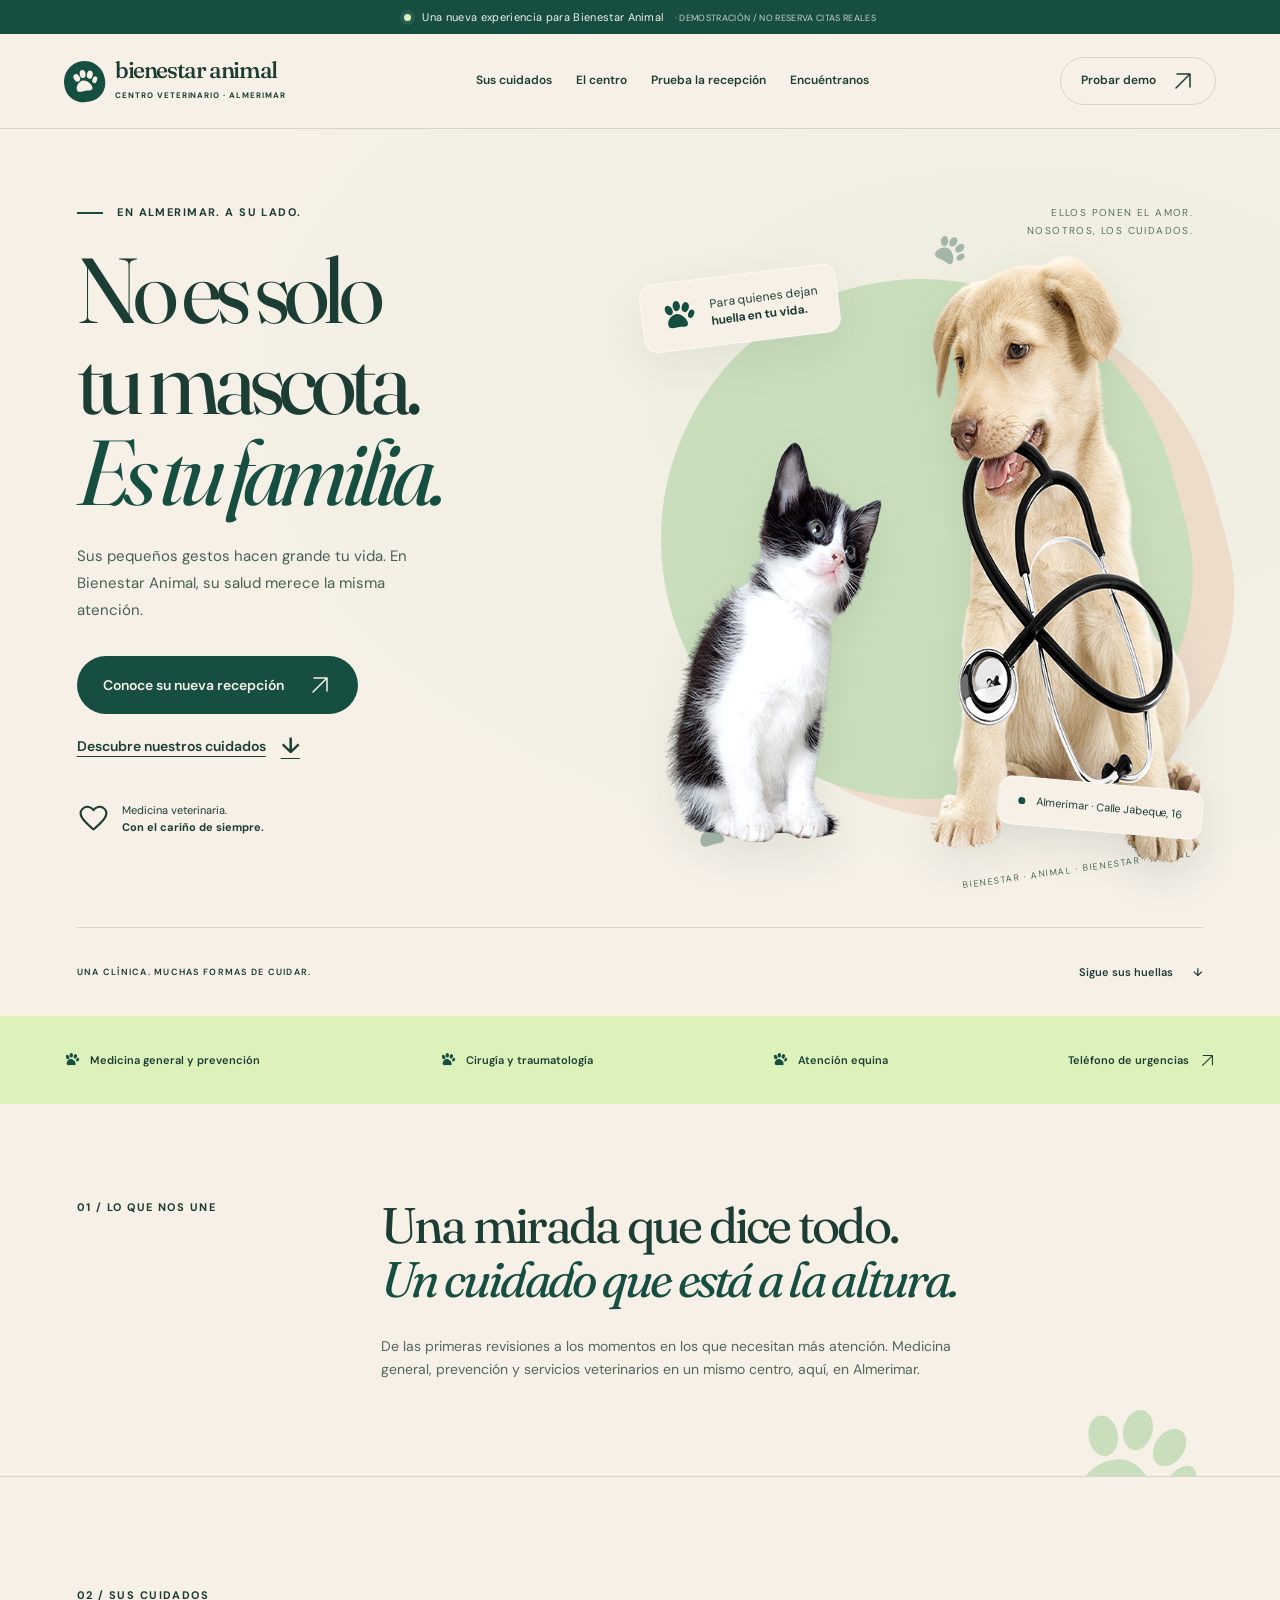
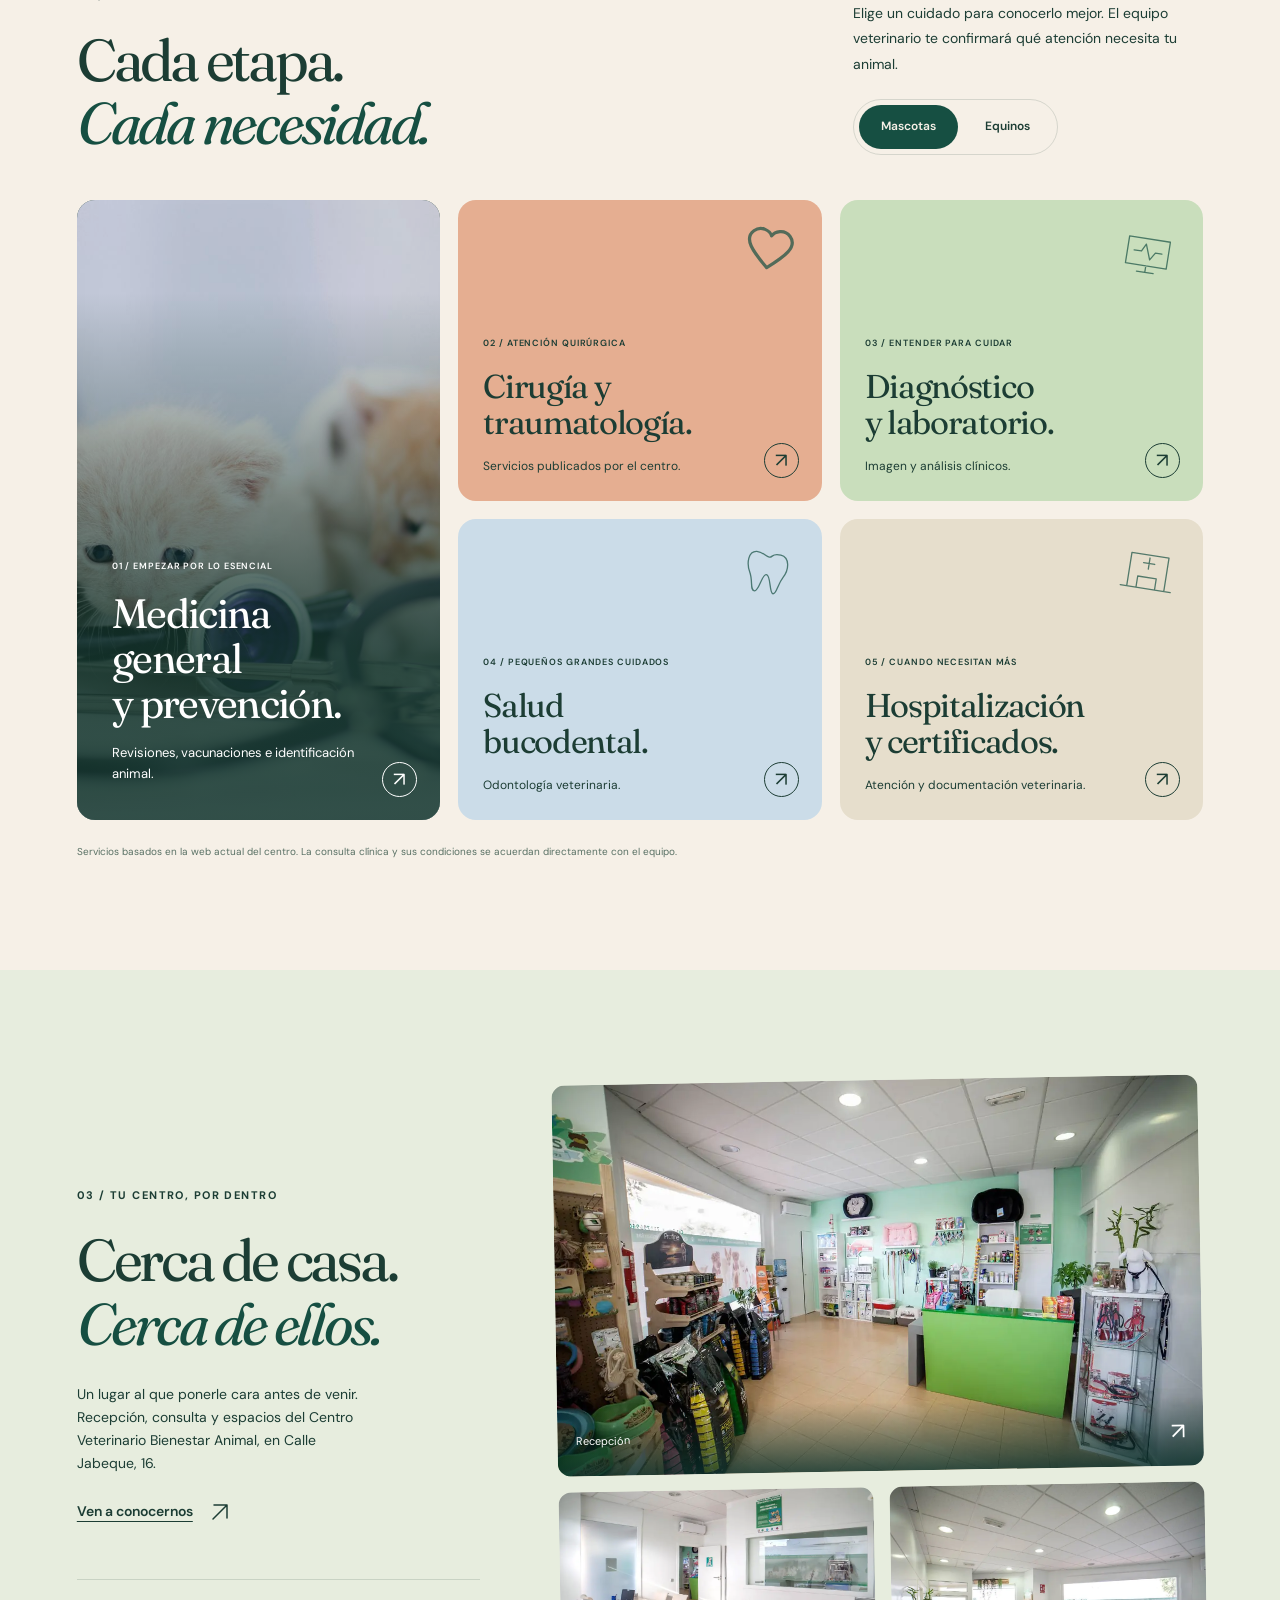
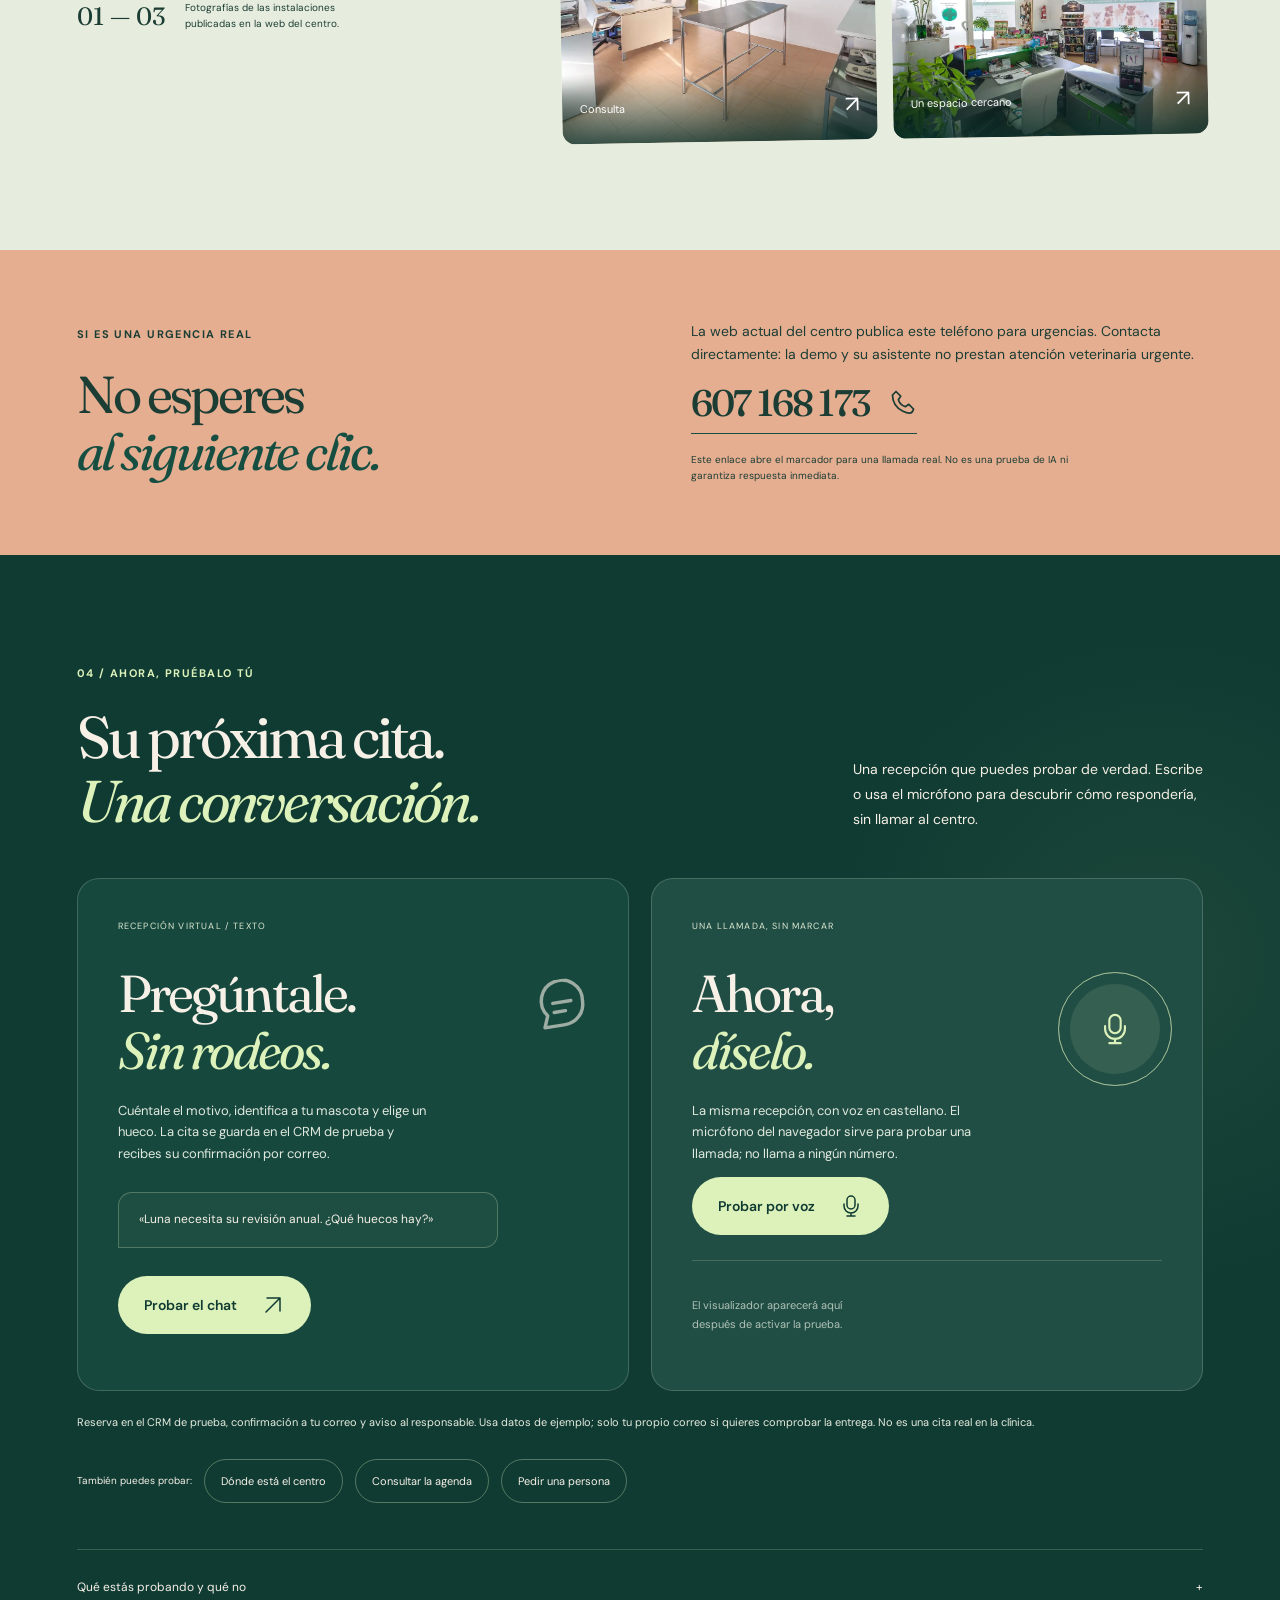
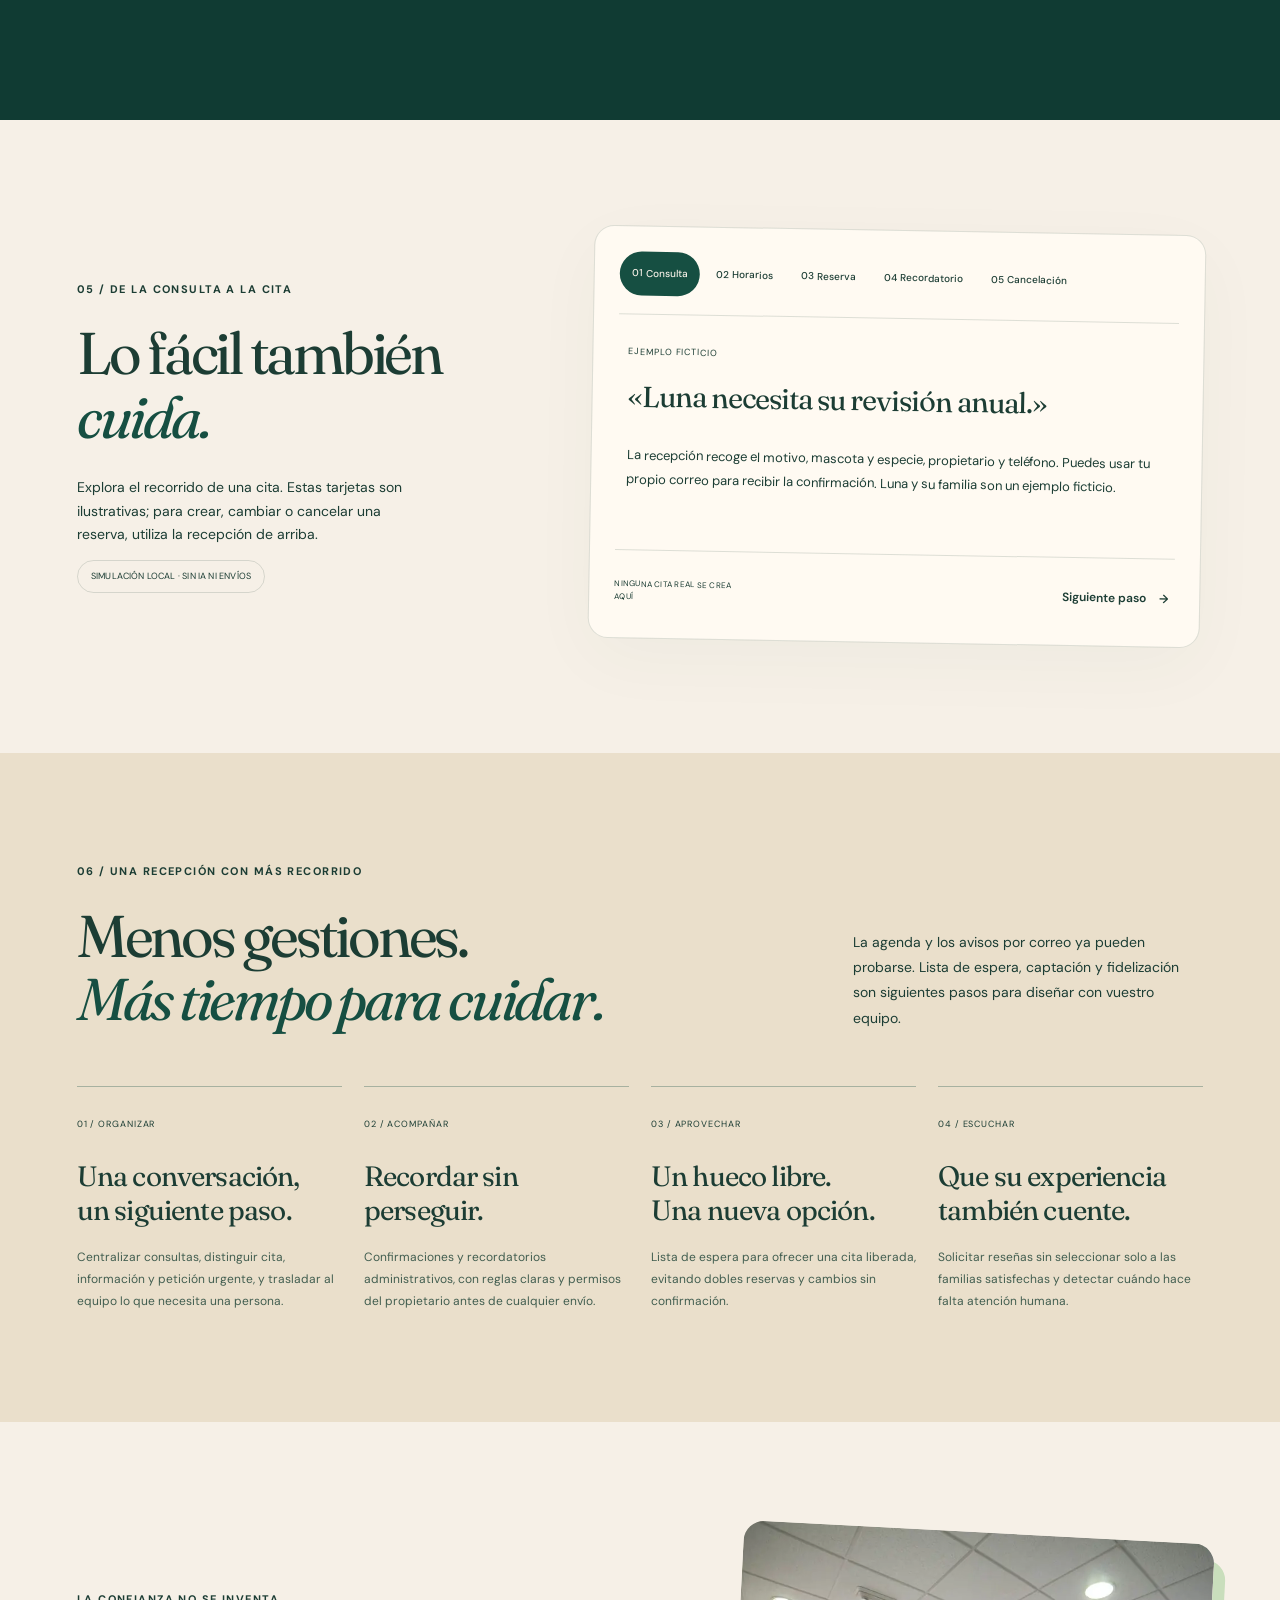
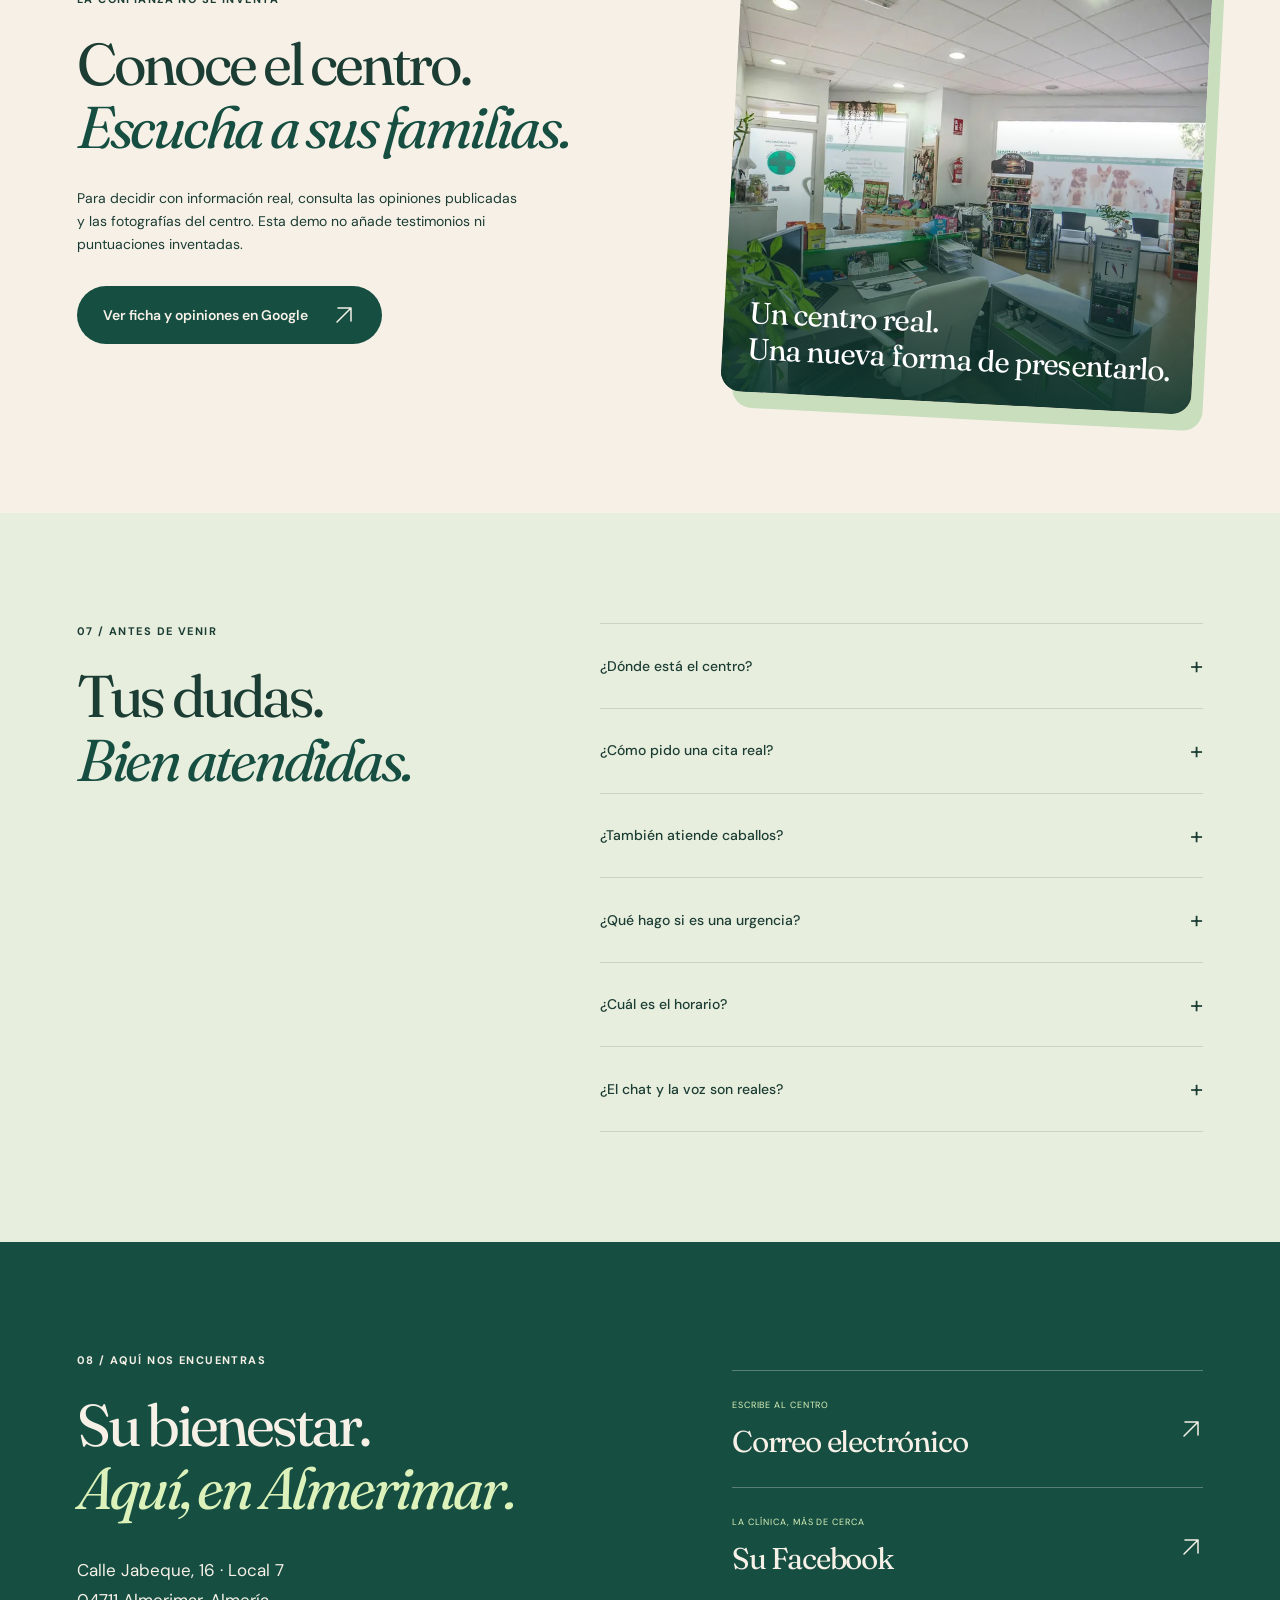
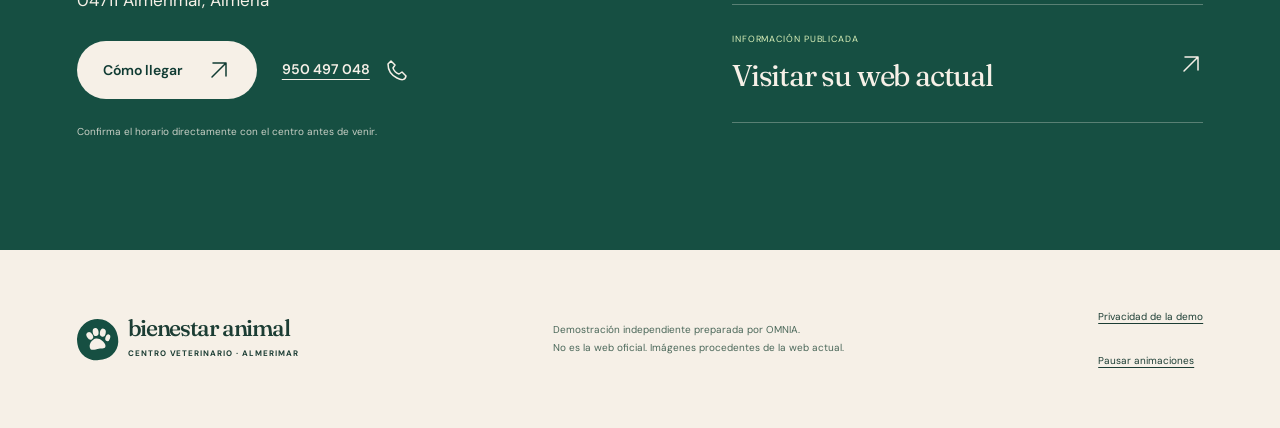
<file: index.html>
<!doctype html>
<html lang="es">
<head>
  <meta charset="utf-8">
  <meta name="viewport" content="width=device-width, initial-scale=1">
  <meta name="theme-color" content="#164f42">
  <meta name="robots" content="noindex,nofollow">
  <meta name="description" content="Una nueva experiencia para Bienestar Animal Almerimar. Descubre el centro, sus servicios y una recepción virtual en una agenda de demostración.">
  <meta property="og:title" content="Bienestar Animal Almerimar · Ellos son familia">
  <meta property="og:description" content="Descubre una nueva web y prueba su recepción virtual. Demostración sin citas reales.">
  <title>Bienestar Animal Almerimar · Ellos son familia</title>
  <link rel="icon" href="favicon.svg" type="image/svg+xml">
  <link rel="preconnect" href="https://fonts.googleapis.com">
  <link rel="preconnect" href="https://fonts.gstatic.com" crossorigin>
  <link href="https://fonts.googleapis.com/css2?family=DM+Sans:wght@400;500;600;700&family=Fraunces:ital,wght@0,400;0,500;0,600;1,400;1,500&display=swap" rel="stylesheet">
  <link rel="stylesheet" href="styles.css?v=bienestar-1">
  <script src="demo-config.js?v=bienestar-2" defer></script>
  <script src="script.js?v=bienestar-3" defer></script>
</head>
<body>
  <svg class="svg-library" aria-hidden="true" xmlns="http://www.w3.org/2000/svg"><defs>
    <symbol id="paw" viewBox="0 0 48 48"><ellipse cx="11" cy="15" rx="5" ry="7" transform="rotate(-24 11 15)"/><ellipse cx="22" cy="10" rx="5" ry="7"/><ellipse cx="34" cy="13" rx="5" ry="7" transform="rotate(20 34 13)"/><ellipse cx="41" cy="23" rx="4" ry="6" transform="rotate(27 41 23)"/><path d="M8 34c0-7 7-13 13-13s14 8 14 14c0 7-7 4-12 4-6 0-15 3-15-5Z"/></symbol>
    <symbol id="arrow" viewBox="0 0 24 24"><path d="M5 19 19 5M6 5h13v13"/></symbol>
    <symbol id="heart" viewBox="0 0 24 24"><path d="M20 5c-3-3-7-1-8 1-1-2-5-4-8-1-4 4 1 9 8 15 7-6 12-11 8-15Z"/></symbol>
    <symbol id="phone" viewBox="0 0 24 24"><path d="m6 3 4 4-2 3c1 3 3 5 6 6l3-2 4 4c-1 5-5 4-9 2C6 17 3 12 3 6l3-3Z"/></symbol>
    <symbol id="mic" viewBox="0 0 24 24"><rect x="8" y="2" width="8" height="13" rx="4"/><path d="M5 10v2a7 7 0 0 0 14 0v-2M12 19v3M8 22h8"/></symbol>
    <symbol id="chat" viewBox="0 0 24 24"><path d="M21 11a9 9 0 0 1-9 9H3l2-5a9 9 0 1 1 16-4Z"/><path d="M8 10h8M8 14h5"/></symbol>
  </defs></svg>
  <a class="skip-link" href="#contenido">Saltar al contenido</a>
  <div class="demo-ribbon"><span class="status-dot" aria-hidden="true"></span> Una nueva experiencia para Bienestar Animal <span>· DEMOSTRACIÓN / NO RESERVA CITAS REALES</span></div>
  <header class="site-header">
    <a class="brand" href="#inicio" aria-label="Bienestar Animal, volver al inicio"><span class="brand-symbol"><svg aria-hidden="true"><use href="#paw"/></svg></span><span>bienestar animal<small>CENTRO VETERINARIO · ALMERIMAR</small></span></a>
    <button class="menu-toggle" type="button" aria-expanded="false" aria-controls="main-nav" aria-label="Abrir menú"><span></span><span></span></button>
    <nav id="main-nav" aria-label="Navegación principal"><a href="#servicios">Sus cuidados</a><a href="#centro">El centro</a><a href="#demo">Prueba la recepción</a><a href="#contacto">Encuéntranos</a></nav>
    <a class="header-action" href="#demo">Probar demo <svg class="line-icon" aria-hidden="true"><use href="#arrow"/></svg></a>
  </header>
  <main id="contenido">
    <section class="hero" id="inicio" aria-labelledby="hero-title">
      <div class="hero-copy"><p class="eyebrow"><span></span> EN ALMERIMAR. A SU LADO.</p><h1 id="hero-title">No es solo<br>tu mascota.<br><em>Es tu familia.</em></h1><p class="hero-intro">Sus pequeños gestos hacen grande tu vida. En Bienestar Animal, su salud merece la misma atención.</p><div class="hero-actions"><a class="button button-green" href="#demo">Conoce su nueva recepción <svg class="line-icon" aria-hidden="true"><use href="#arrow"/></svg></a><a class="text-link" href="#servicios">Descubre nuestros cuidados <span aria-hidden="true">↓</span></a></div><div class="hero-signature"><svg class="line-icon" aria-hidden="true"><use href="#heart"/></svg><p>Medicina veterinaria.<br><strong>Con el cariño de siempre.</strong></p></div></div>
      <div class="hero-art"><div class="pet-halo" aria-hidden="true"></div><span class="hero-caption">ELLOS PONEN EL AMOR.<br>NOSOTROS, LOS CUIDADOS.</span><img class="hero-pets" src="assets/logo.png" width="800" height="658" alt="Un cachorro y un gatito con un fonendoscopio, imagen de la web actual" fetchpriority="high"><div class="floating-tag tag-top"><svg aria-hidden="true"><use href="#paw"/></svg><span>Para quienes dejan<br><strong>huella en tu vida.</strong></span></div><div class="floating-tag tag-bottom"><span class="status-dot" aria-hidden="true"></span> Almerimar · Calle Jabeque, 16</div><svg class="decor-paw paw-one" aria-hidden="true"><use href="#paw"/></svg><svg class="decor-paw paw-two" aria-hidden="true"><use href="#paw"/></svg><span class="orbit-word" aria-hidden="true">BIENESTAR · ANIMAL · BIENESTAR · ANIMAL</span></div>
      <div class="hero-foot"><span>UNA CLÍNICA. MUCHAS FORMAS DE CUIDAR.</span><a href="#servicios" aria-label="Descubrir los servicios">Sigue sus huellas <span aria-hidden="true">↓</span></a></div>
    </section>
    <div class="care-strip"><span><svg aria-hidden="true"><use href="#paw"/></svg> Medicina general y prevención</span><span><svg aria-hidden="true"><use href="#paw"/></svg> Cirugía y traumatología</span><span><svg aria-hidden="true"><use href="#paw"/></svg> Atención equina</span><a href="#urgencias">Teléfono de urgencias <svg class="line-icon" aria-hidden="true"><use href="#arrow"/></svg></a></div>
    <section class="manifesto section" aria-labelledby="manifesto-title"><p class="eyebrow">01 / LO QUE NOS UNE</p><div><h2 id="manifesto-title">Una mirada que dice todo.<br><em>Un cuidado que está a la altura.</em></h2><p>De las primeras revisiones a los momentos en los que necesitan más atención. Medicina general, prevención y servicios veterinarios en un mismo centro, aquí, en Almerimar.</p></div><svg class="manifesto-paw" aria-hidden="true"><use href="#paw"/></svg></section>
    <section class="services section" id="servicios" aria-labelledby="services-title">
      <div class="section-head"><div><p class="eyebrow">02 / SUS CUIDADOS</p><h2 id="services-title">Cada etapa.<br><em>Cada necesidad.</em></h2></div><div class="section-head-aside"><p>Elige un cuidado para conocerlo mejor. El equipo veterinario te confirmará qué atención necesita tu animal.</p><div class="species-picker" role="group" aria-label="Filtrar servicios"><button type="button" class="selected" data-species="pets" aria-pressed="true">Mascotas</button><button type="button" data-species="horses" aria-pressed="false">Equinos</button></div></div></div>
      <div class="service-grid" id="pet-services">
        <button class="service-card service-feature" type="button" data-service="general"><img src="assets/presentacion.jpg" width="1920" height="1080" alt="Gatitos junto a un fonendoscopio; imagen ilustrativa de la web actual" loading="lazy"><span class="card-copy"><small>01 / EMPEZAR POR LO ESENCIAL</small><strong>Medicina general<br>y prevención.</strong><span>Revisiones, vacunaciones e identificación animal.</span></span><span class="card-arrow" aria-hidden="true">↗</span></button>
        <button class="service-card service-peach" type="button" data-service="surgery"><span class="service-illustration" aria-hidden="true"><svg class="line-icon"><use href="#heart"/></svg></span><small>02 / ATENCIÓN QUIRÚRGICA</small><strong>Cirugía y<br>traumatología.</strong><span>Servicios publicados por el centro.</span><span class="card-arrow" aria-hidden="true">↗</span></button>
        <button class="service-card service-sage" type="button" data-service="diagnostics"><span class="service-illustration" aria-hidden="true"><svg viewBox="0 0 64 64"><path d="M10 18h44v29H10zM23 54h18M32 47v7M17 32h8l4-8 6 16 5-8h7"/></svg></span><small>03 / ENTENDER PARA CUIDAR</small><strong>Diagnóstico<br>y laboratorio.</strong><span>Imagen y análisis clínicos.</span><span class="card-arrow" aria-hidden="true">↗</span></button>
        <button class="service-card service-blue" type="button" data-service="dental"><span class="service-illustration" aria-hidden="true"><svg viewBox="0 0 64 64"><path d="M18 13c-9 1-9 14-4 23s3 19 8 19 5-19 10-19 6 19 10 19 3-10 8-19 4-22-6-23-8 4-12 4-6-4-14-4Z"/></svg></span><small>04 / PEQUEÑOS GRANDES CUIDADOS</small><strong>Salud<br>bucodental.</strong><span>Odontología veterinaria.</span><span class="card-arrow" aria-hidden="true">↗</span></button>
        <button class="service-card service-cream" type="button" data-service="hospital"><span class="service-illustration" aria-hidden="true"><svg viewBox="0 0 64 64"><path d="M12 51V15h40v36M5 51h54M26 24h12M32 18v12M22 51V39h20v12"/></svg></span><small>05 / CUANDO NECESITAN MÁS</small><strong>Hospitalización<br>y certificados.</strong><span>Atención y documentación veterinaria.</span><span class="card-arrow" aria-hidden="true">↗</span></button>
      </div>
      <div id="horse-services" class="horse-services" hidden><div><p class="eyebrow">TAMBIÉN, A SU LADO</p><h3>Cuidar no entiende<br><em>de tamaño.</em></h3><p>El centro comunica atención equina, consultas generales, medicina deportiva, diagnóstico, reproducción y cirugía. Estas visitas requieren coordinación directa con el equipo.</p><button class="button button-green" type="button" data-service="horses">Explorar atención equina <svg class="line-icon" aria-hidden="true"><use href="#arrow"/></svg></button></div><div class="horse-line" aria-hidden="true"><svg viewBox="0 0 280 260"><path d="m90 226 10-77-47-6 29-53 17-31 22 21 32-40 30 6 28 37-20 12-15-18-23 13 7 28 46 14 12 37-29 24-42-13-11 46M100 62 91 28l34 35M142 178l22 11-3 34M203 117l28 29-18 39"/><circle cx="179" cy="70" r="3"/></svg><span>ATENCIÓN EQUINA / ALMERIMAR</span></div></div>
      <p class="source-caption">Servicios basados en la web actual del centro. La consulta clínica y sus condiciones se acuerdan directamente con el equipo.</p>
    </section>
    <section class="clinic section" id="centro" aria-labelledby="clinic-title"><div class="clinic-copy"><p class="eyebrow">03 / TU CENTRO, POR DENTRO</p><h2 id="clinic-title">Cerca de casa.<br><em>Cerca de ellos.</em></h2><p>Un lugar al que ponerle cara antes de venir. Recepción, consulta y espacios del Centro Veterinario Bienestar Animal, en Calle Jabeque, 16.</p><a class="text-link" href="#contacto">Ven a conocernos <svg class="line-icon" aria-hidden="true"><use href="#arrow"/></svg></a><div class="clinic-note"><span aria-hidden="true">01 — 03</span><p>Fotografías de las instalaciones<br>publicadas en la web del centro.</p></div></div><div class="clinic-gallery"><button class="gallery-main" data-photo="assets/clinica-04.webp" data-caption="Recepción y tienda del centro" type="button" aria-label="Ampliar fotografía de la recepción"><img src="assets/clinica-04.webp" width="1200" height="797" alt="Recepción y tienda de Bienestar Animal Almerimar" loading="lazy"><span>Recepción <b aria-hidden="true">↗</b></span></button><button data-photo="assets/clinica-05.webp" data-caption="Consulta veterinaria" type="button" aria-label="Ampliar fotografía de la consulta"><img src="assets/clinica-05.webp" width="1200" height="797" alt="Consulta veterinaria del centro" loading="lazy"><span>Consulta <b aria-hidden="true">↗</b></span></button><button data-photo="assets/clinica-06.webp" data-caption="Otra vista de la recepción" type="button" aria-label="Ampliar otra vista de la recepción"><img src="assets/clinica-06.webp" width="1200" height="797" alt="Vista interior de la recepción del centro" loading="lazy"><span>Un espacio cercano <b aria-hidden="true">↗</b></span></button></div></section>
    <section class="emergency section" id="urgencias" aria-labelledby="emergency-title"><div><p class="eyebrow">SI ES UNA URGENCIA REAL</p><h2 id="emergency-title">No esperes<br><em>al siguiente clic.</em></h2></div><div><p>La web actual del centro publica este teléfono para urgencias. Contacta directamente: la demo y su asistente no prestan atención veterinaria urgente.</p><a class="emergency-phone" href="tel:+34607168173">607 168 173 <svg class="line-icon" aria-hidden="true"><use href="#phone"/></svg></a><small>Este enlace abre el marcador para una llamada real. No es una prueba de IA ni garantiza respuesta inmediata.</small></div></section>
    <section class="reception section" id="demo" aria-labelledby="demo-title">
      <div class="section-head"><div><p class="eyebrow light-eyebrow">04 / AHORA, PRUÉBALO TÚ</p><h2 id="demo-title">Su próxima cita.<br><em>Una conversación.</em></h2></div><p>Una recepción que puedes probar de verdad. Escribe o usa el micrófono para descubrir cómo respondería, sin llamar al centro.</p></div>
      <div class="reception-grid"><article class="chat-demo"><span class="demo-label">RECEPCIÓN VIRTUAL / TEXTO</span><svg class="line-icon demo-icon" aria-hidden="true"><use href="#chat"/></svg><h3>Pregúntale.<br><em>Sin rodeos.</em></h3><p>Cuéntale el motivo, identifica a tu mascota y elige un hueco. La cita se guarda en el CRM de prueba y recibes su confirmación por correo.</p><div class="example-bubble">«Luna necesita su revisión anual. ¿Qué huecos hay?»</div><button class="button button-mint" type="button" data-start-demo="chat">Probar el chat <svg class="line-icon" aria-hidden="true"><use href="#arrow"/></svg></button></article><article class="voice-demo"><span class="demo-label">UNA LLAMADA, SIN MARCAR</span><div class="voice-orb" aria-hidden="true"><svg class="line-icon"><use href="#mic"/></svg><i></i><i></i><i></i></div><h3>Ahora,<br><em>díselo.</em></h3><p>La misma recepción, con voz en castellano. El micrófono del navegador sirve para probar una llamada; no llama a ningún número.</p><button class="button button-mint" type="button" data-start-demo="voice">Probar por voz <svg class="line-icon" aria-hidden="true"><use href="#mic"/></svg></button><div id="voice-widget-mount" class="voice-widget-mount"><p>El visualizador aparecerá aquí<br>después de activar la prueba.</p></div></article></div>
      <p id="demo-status" class="demo-status" role="status">Reserva en el CRM de prueba, confirmación a tu correo y aviso al responsable. Usa datos de ejemplo; solo tu propio correo si quieres comprobar la entrega. No es una cita real en la clínica.</p><button class="stop-demo" id="stop-demo" type="button" hidden>Desactivar asistentes y recargar</button>
      <div class="test-prompts"><span>También puedes probar:</span><button type="button" data-copy-prompt="¿Dónde está el centro y qué servicios ofrece?">Dónde está el centro</button><button type="button" data-copy-prompt="Esto es ficticio: necesito una cita veterinaria de prueba. Consulta la agenda y ofréceme opciones.">Consultar la agenda</button><button type="button" data-copy-prompt="Prefiero que me atienda una persona. ¿Cómo contacto con la clínica?">Pedir una persona</button></div><p id="copy-status" role="status" class="copy-status"></p>
      <details class="demo-limits"><summary>Qué estás probando y qué no <span aria-hidden="true">+</span></summary><p>Esta es una demostración preparada por OMNIA, no la web oficial ni un servicio activo de la clínica. El agente consulta un calendario conectado y crea una reserva real en el CRM de prueba, con motivo de consulta, mascota y datos administrativos. Recibirás un correo de confirmación si facilitas tu propio email para probarlo; el responsable de OMNIA recibe otro aviso y puede ver la reserva desde su app. La agenda y sus horarios son de demostración: no debes acudir al centro. No hay conexión con su agenda real, WhatsApp, teléfono ni pacientes. Solo se confirma una operación cuando la herramienta comunica su éxito. La voz del navegador permite probar una llamada sin marcar ningún número.</p></details>
    </section>
    <section class="journey section" aria-labelledby="journey-title"><div class="journey-intro"><p class="eyebrow">05 / DE LA CONSULTA A LA CITA</p><h2 id="journey-title">Lo fácil también<br><em>cuida.</em></h2><p>Explora el recorrido de una cita. Estas tarjetas son ilustrativas; para crear, cambiar o cancelar una reserva, utiliza la recepción de arriba.</p><span class="simulation-label">SIMULACIÓN LOCAL · SIN IA NI ENVÍOS</span></div><div class="journey-preview"><div class="journey-tabs" role="group" aria-label="Recorrido simulado de una cita"><button type="button" data-step="0" class="selected" aria-pressed="true">01 Consulta</button><button type="button" data-step="1" aria-pressed="false">02 Horarios</button><button type="button" data-step="2" aria-pressed="false">03 Reserva</button><button type="button" data-step="3" aria-pressed="false">04 Recordatorio</button><button type="button" data-step="4" aria-pressed="false">05 Cancelación</button></div><div id="journey-content" class="journey-content" aria-live="polite"><span class="preview-label">EJEMPLO FICTICIO</span><h3>«Luna necesita su revisión anual.»</h3><p>La recepción recoge el motivo, mascota y especie, propietario y teléfono. Puedes usar tu propio correo para recibir la confirmación. Luna y su familia son un ejemplo ficticio.</p></div><div class="journey-bottom"><span>NINGUNA CITA REAL SE CREA AQUÍ</span><button type="button" id="journey-next">Siguiente paso <span aria-hidden="true">→</span></button></div></div></section>
    <section class="opportunities section" aria-labelledby="opportunities-title"><div class="section-head"><div><p class="eyebrow">06 / UNA RECEPCIÓN CON MÁS RECORRIDO</p><h2 id="opportunities-title">Menos gestiones.<br><em>Más tiempo para cuidar.</em></h2></div><p>La agenda y los avisos por correo ya pueden probarse. Lista de espera, captación y fidelización son siguientes pasos para diseñar con vuestro equipo.</p></div><div class="opportunity-grid"><article><span>01 / ORGANIZAR</span><h3>Una conversación,<br>un siguiente paso.</h3><p>Centralizar consultas, distinguir cita, información y petición urgente, y trasladar al equipo lo que necesita una persona.</p></article><article><span>02 / ACOMPAÑAR</span><h3>Recordar sin<br>perseguir.</h3><p>Confirmaciones y recordatorios administrativos, con reglas claras y permisos del propietario antes de cualquier envío.</p></article><article><span>03 / APROVECHAR</span><h3>Un hueco libre.<br>Una nueva opción.</h3><p>Lista de espera para ofrecer una cita liberada, evitando dobles reservas y cambios sin confirmación.</p></article><article><span>04 / ESCUCHAR</span><h3>Que su experiencia<br>también cuente.</h3><p>Solicitar reseñas sin seleccionar solo a las familias satisfechas y detectar cuándo hace falta atención humana.</p></article></div></section>
    <section class="confidence section" id="resenas" aria-labelledby="confidence-title"><div><p class="eyebrow">LA CONFIANZA NO SE INVENTA</p><h2 id="confidence-title">Conoce el centro.<br><em>Escucha a sus familias.</em></h2><p>Para decidir con información real, consulta las opiniones publicadas y las fotografías del centro. Esta demo no añade testimonios ni puntuaciones inventadas.</p><a class="button button-green" href="https://www.google.com/maps/search/?api=1&query=Centro+Veterinario+Bienestar+Animal+Almerimar+Calle+Jabeque+16" target="_blank" rel="noopener noreferrer">Ver ficha y opiniones en Google <svg class="line-icon" aria-hidden="true"><use href="#arrow"/></svg></a></div><div class="confidence-photo"><img src="assets/clinica-06.webp" width="1200" height="797" alt="Recepción de la clínica Bienestar Animal" loading="lazy"><span>Un centro real.<br>Una nueva forma de presentarlo.</span></div></section>
    <section class="faq section" id="dudas" aria-labelledby="faq-title"><div><p class="eyebrow">07 / ANTES DE VENIR</p><h2 id="faq-title">Tus dudas.<br><em>Bien atendidas.</em></h2></div><div class="faq-list"><details><summary>¿Dónde está el centro? <span aria-hidden="true">+</span></summary><p>En Calle Jabeque, 16, local 7, 04711 Almerimar, Almería. Puedes abrir la ruta desde la sección de contacto.</p></details><details><summary>¿Cómo pido una cita real? <span aria-hidden="true">+</span></summary><p>Contacta directamente con la clínica en el 950 497 048. La agenda y los asistentes de esta página son de demostración y no envían citas reales al centro.</p></details><details><summary>¿También atiende caballos? <span aria-hidden="true">+</span></summary><p>Sí, su web comunica servicios de atención equina. Contacta con el equipo para coordinar la visita y confirmar las condiciones; la demo no reserva intervenciones o visitas equinas.</p></details><details><summary>¿Qué hago si es una urgencia? <span aria-hidden="true">+</span></summary><p>No uses la demo para una urgencia real. El teléfono publicado de urgencias del centro es 607 168 173. Este asistente no diagnostica, no prescribe y no sustituye al veterinario.</p></details><details><summary>¿Cuál es el horario? <span aria-hidden="true">+</span></summary><p>Hay diferencias entre los horarios publicados. Confirma con el centro antes de desplazarte. Los huecos del calendario de demostración no representan sus horarios ni su disponibilidad real.</p></details><details><summary>¿El chat y la voz son reales? <span aria-hidden="true">+</span></summary><p>Sí. Al solicitar la prueba puedes conversar, consultar disponibilidad y reservar, reprogramar o cancelar en el CRM de demostración. Si facilitas tu propio correo, recibes los avisos correspondientes; el responsable recibe otro aviso. No hay citas asistenciales reales, llamadas telefónicas ni WhatsApp conectados. El micrófono simula una llamada desde el navegador. Las tarjetas de cinco pasos son una explicación local separada, sin envíos.</p></details></div></section>
    <section class="contact section" id="contacto" aria-labelledby="contact-title"><div><p class="eyebrow">08 / AQUÍ NOS ENCUENTRAS</p><h2 id="contact-title">Su bienestar.<br><em>Aquí, en Almerimar.</em></h2><address>Calle Jabeque, 16 · Local 7<br>04711 Almerimar, Almería</address><div class="contact-actions"><a class="button button-cream" href="https://www.google.com/maps/dir/?api=1&destination=Calle+Jabeque+16+Almerimar+Almeria" target="_blank" rel="noopener noreferrer">Cómo llegar <svg class="line-icon" aria-hidden="true"><use href="#arrow"/></svg></a><a class="text-link" href="tel:+34950497048">950 497 048 <svg class="line-icon" aria-hidden="true"><use href="#phone"/></svg></a></div><small>Confirma el horario directamente con el centro antes de venir.</small></div><div class="contact-list"><a href="mailto:bienestaranimalalmerimarslp@gmail.com"><span>ESCRIBE AL CENTRO</span><strong>Correo electrónico</strong><svg class="line-icon" aria-hidden="true"><use href="#arrow"/></svg></a><a href="https://www.facebook.com/veterinariobienestaranimal" target="_blank" rel="noopener noreferrer"><span>LA CLÍNICA, MÁS DE CERCA</span><strong>Su Facebook</strong><svg class="line-icon" aria-hidden="true"><use href="#arrow"/></svg></a><a href="https://www.cvbienestaranimalalmerimar.es/" target="_blank" rel="noopener noreferrer"><span>INFORMACIÓN PUBLICADA</span><strong>Visitar su web actual</strong><svg class="line-icon" aria-hidden="true"><use href="#arrow"/></svg></a></div></section>
  </main>
  <footer><a class="brand footer-brand" href="#inicio"><span class="brand-symbol"><svg aria-hidden="true"><use href="#paw"/></svg></span><span>bienestar animal<small>CENTRO VETERINARIO · ALMERIMAR</small></span></a><p>Demostración independiente preparada por OMNIA.<br>No es la web oficial. Imágenes procedentes de la web actual.</p><div><button type="button" data-open-privacy>Privacidad de la demo</button><button type="button" id="motion-toggle" aria-pressed="false">Pausar animaciones</button></div></footer>
  <nav class="mobile-actions" aria-label="Acciones rápidas"><a href="#demo">Probar recepción <svg class="line-icon" aria-hidden="true"><use href="#chat"/></svg></a><a href="#contacto">Ver contacto <svg class="line-icon" aria-hidden="true"><use href="#arrow"/></svg></a></nav>
  <dialog id="service-dialog" class="service-dialog" aria-labelledby="service-dialog-title"><button class="dialog-close" type="button" data-close-dialog aria-label="Cerrar detalles del servicio">×</button><p class="eyebrow">BIENESTAR ANIMAL / SUS CUIDADOS</p><h2 id="service-dialog-title"></h2><p id="service-dialog-copy"></p><p class="dialog-note">Información basada en los servicios que publica el centro. Sin diagnóstico ni presupuesto desde esta demo.</p><a class="button button-green" href="#demo" data-close-dialog>Preguntar en la prueba <svg class="line-icon" aria-hidden="true"><use href="#arrow"/></svg></a></dialog>
  <dialog id="photo-dialog" class="photo-dialog" aria-labelledby="photo-caption"><button class="dialog-close" type="button" data-close-dialog aria-label="Cerrar fotografía">×</button><img id="photo-full" alt=""><p id="photo-caption"></p></dialog>
  <dialog id="privacy-dialog" class="privacy-dialog" aria-labelledby="privacy-title"><button class="dialog-close" type="button" data-close-dialog aria-label="Cerrar información de privacidad">×</button><p class="eyebrow">UNA PRUEBA. CON LAS COSAS CLARAS.</p><h2 id="privacy-title">Antes de<br><em>conversar.</em></h2><p>Esta demo la prepara OMNIA, Jonathan Martínez. No es un servicio activo de la clínica. Contacto: <a href="mailto:jonathan@omniagsistems.com">jonathan@omniagsistems.com</a>.</p><ul><li>Usa nombres, teléfono, mascota y motivo de consulta de ejemplo. No introduzcas información clínica real, documentos ni datos sensibles. Puedes facilitar tu propio correo para recibir los avisos de tu reserva de prueba; nunca el de otra persona sin su permiso.</li><li>Al activar el chat o la voz se cargan servicios de LeadConnector/HighLevel y sus proveedores. Pueden procesar mensajes, identificadores técnicos, datos administrativos y audio o transcripciones, con posibles transferencias internacionales.</li><li>La conversación, el motivo de ejemplo y la reserva quedan en el CRM de demostración. Al confirmar una cita y facilitar tu correo para probarla, se envían avisos administrativos reales a ese correo y al responsable de la demo en OMNIA. No son comunicaciones comerciales ni citas reales del centro. La voz necesita permiso de micrófono. No hay llamadas ni WhatsApp conectados.</li><li>Desactivar y recargar retira los asistentes de esta página, pero no cancela la cita, los avisos programados ni borra lo enviado. Puedes pedir al asistente cancelar tu cita de prueba o solicitar acceso o supresión en el correo indicado.</li></ul><details><summary>Servicios externos, conservación y límites</summary><p>El alojamiento público utiliza GitHub Pages y las fuentes se sirven desde Google Fonts; reciben solicitudes técnicas al navegar. No hemos añadido publicidad o analítica propia. Los datos de prueba se revisarán al cerrar el piloto; registros técnicos y copias quedan sujetos a las condiciones del proveedor. Este aviso explica la demostración, no sustituye la política final del centro ni permite tratar datos clínicos reales.</p><p><a href="https://www.gohighlevel.com/data-processing-agreement" target="_blank" rel="noopener noreferrer">Condiciones de tratamiento</a> · <a href="https://www.gohighlevel.com/sub-processors" target="_blank" rel="noopener noreferrer">Proveedores del servicio</a></p></details><div class="privacy-actions"><button type="button" class="button button-green" id="confirm-demo">Activar demostración</button><button type="button" class="text-link" data-close-dialog>Seguir sin activar</button></div><p class="dialog-note">Activar solicita esta demostración; no autoriza comunicaciones comerciales ni contrata servicios.</p></dialog>
</body>
</html>
</file>
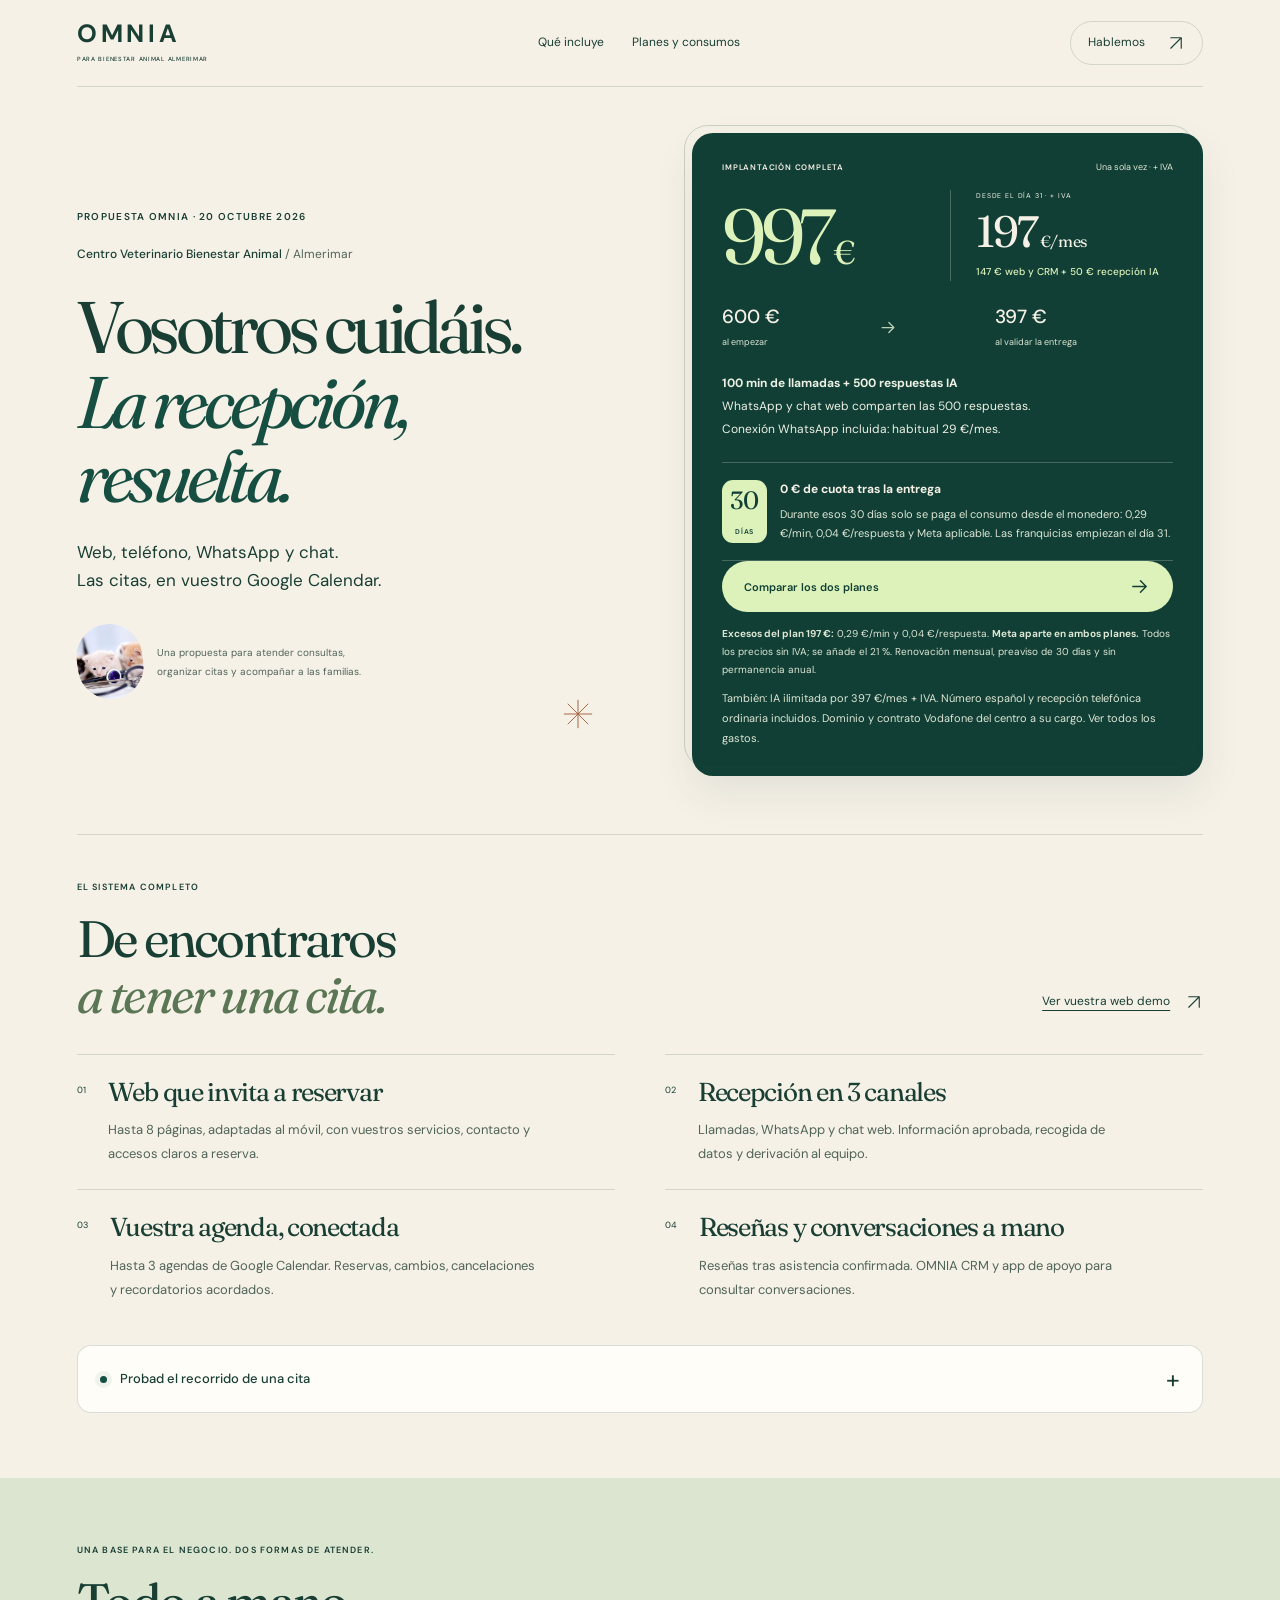
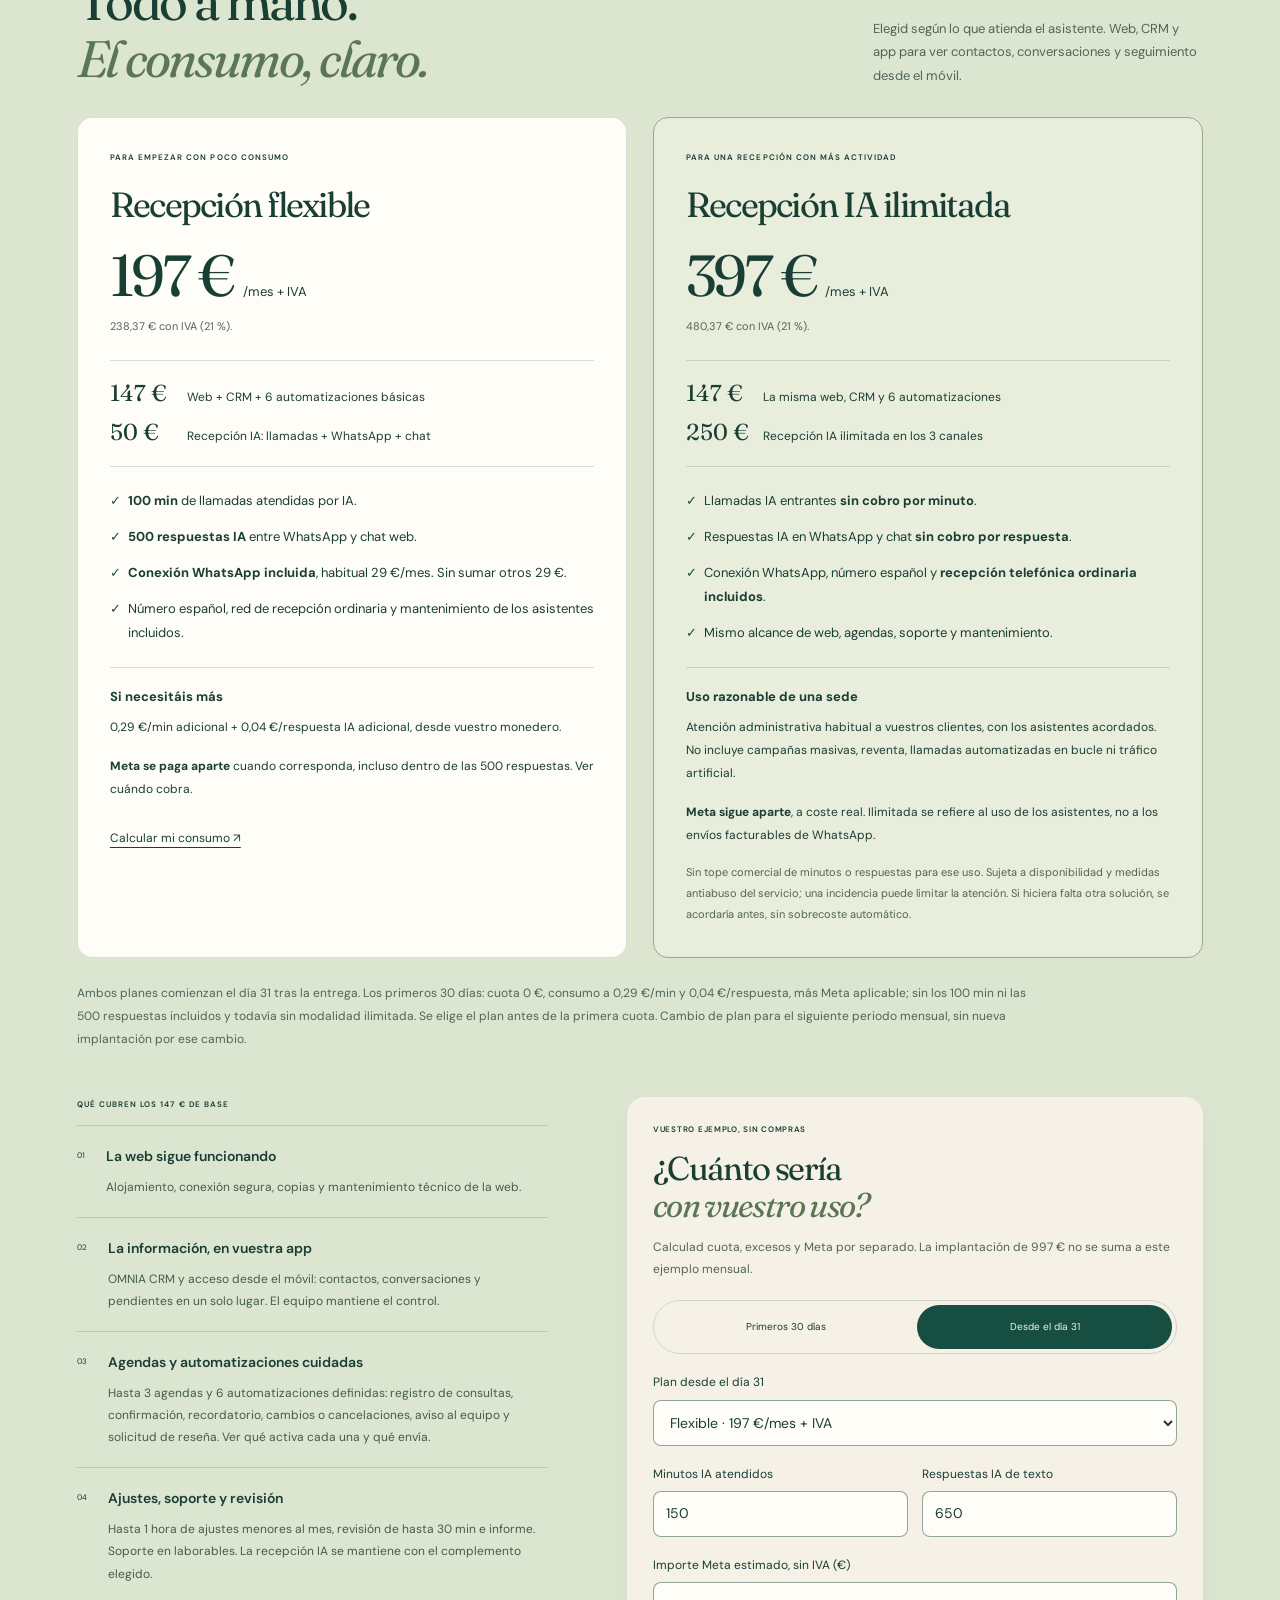
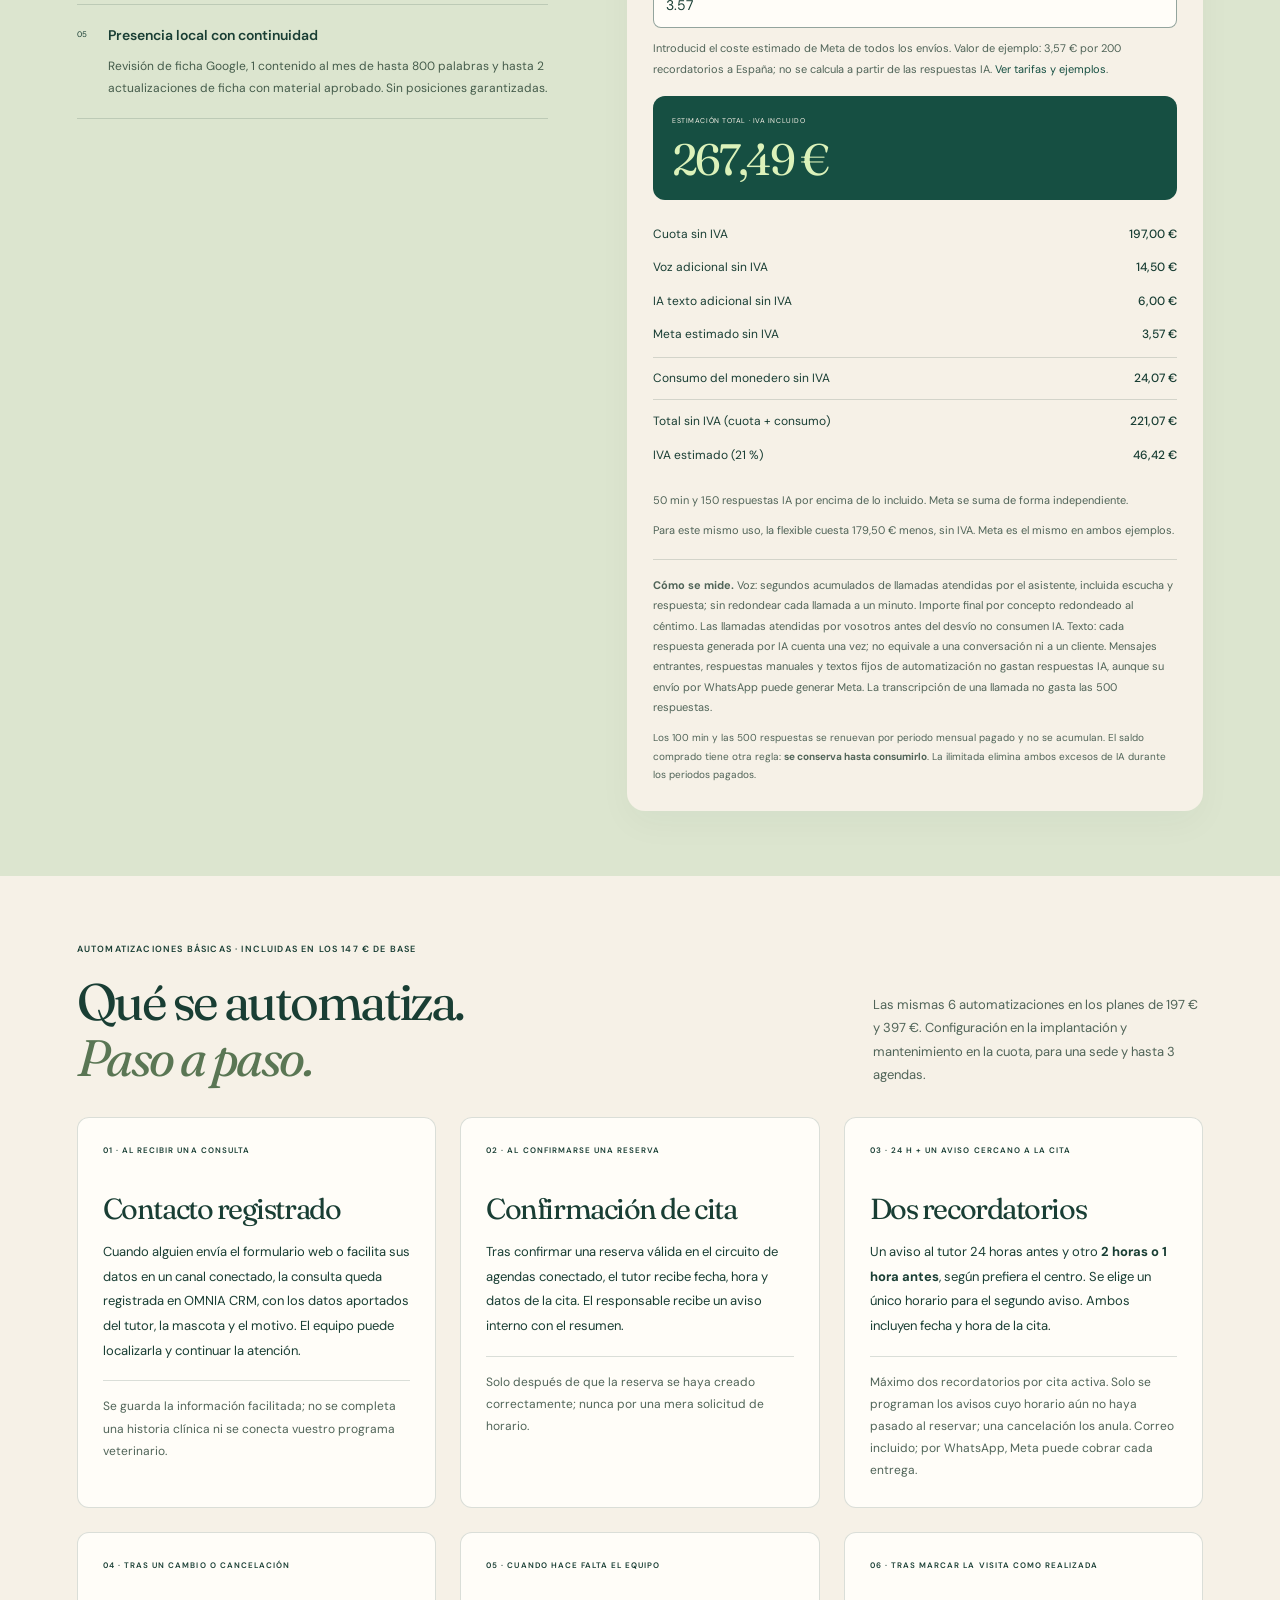
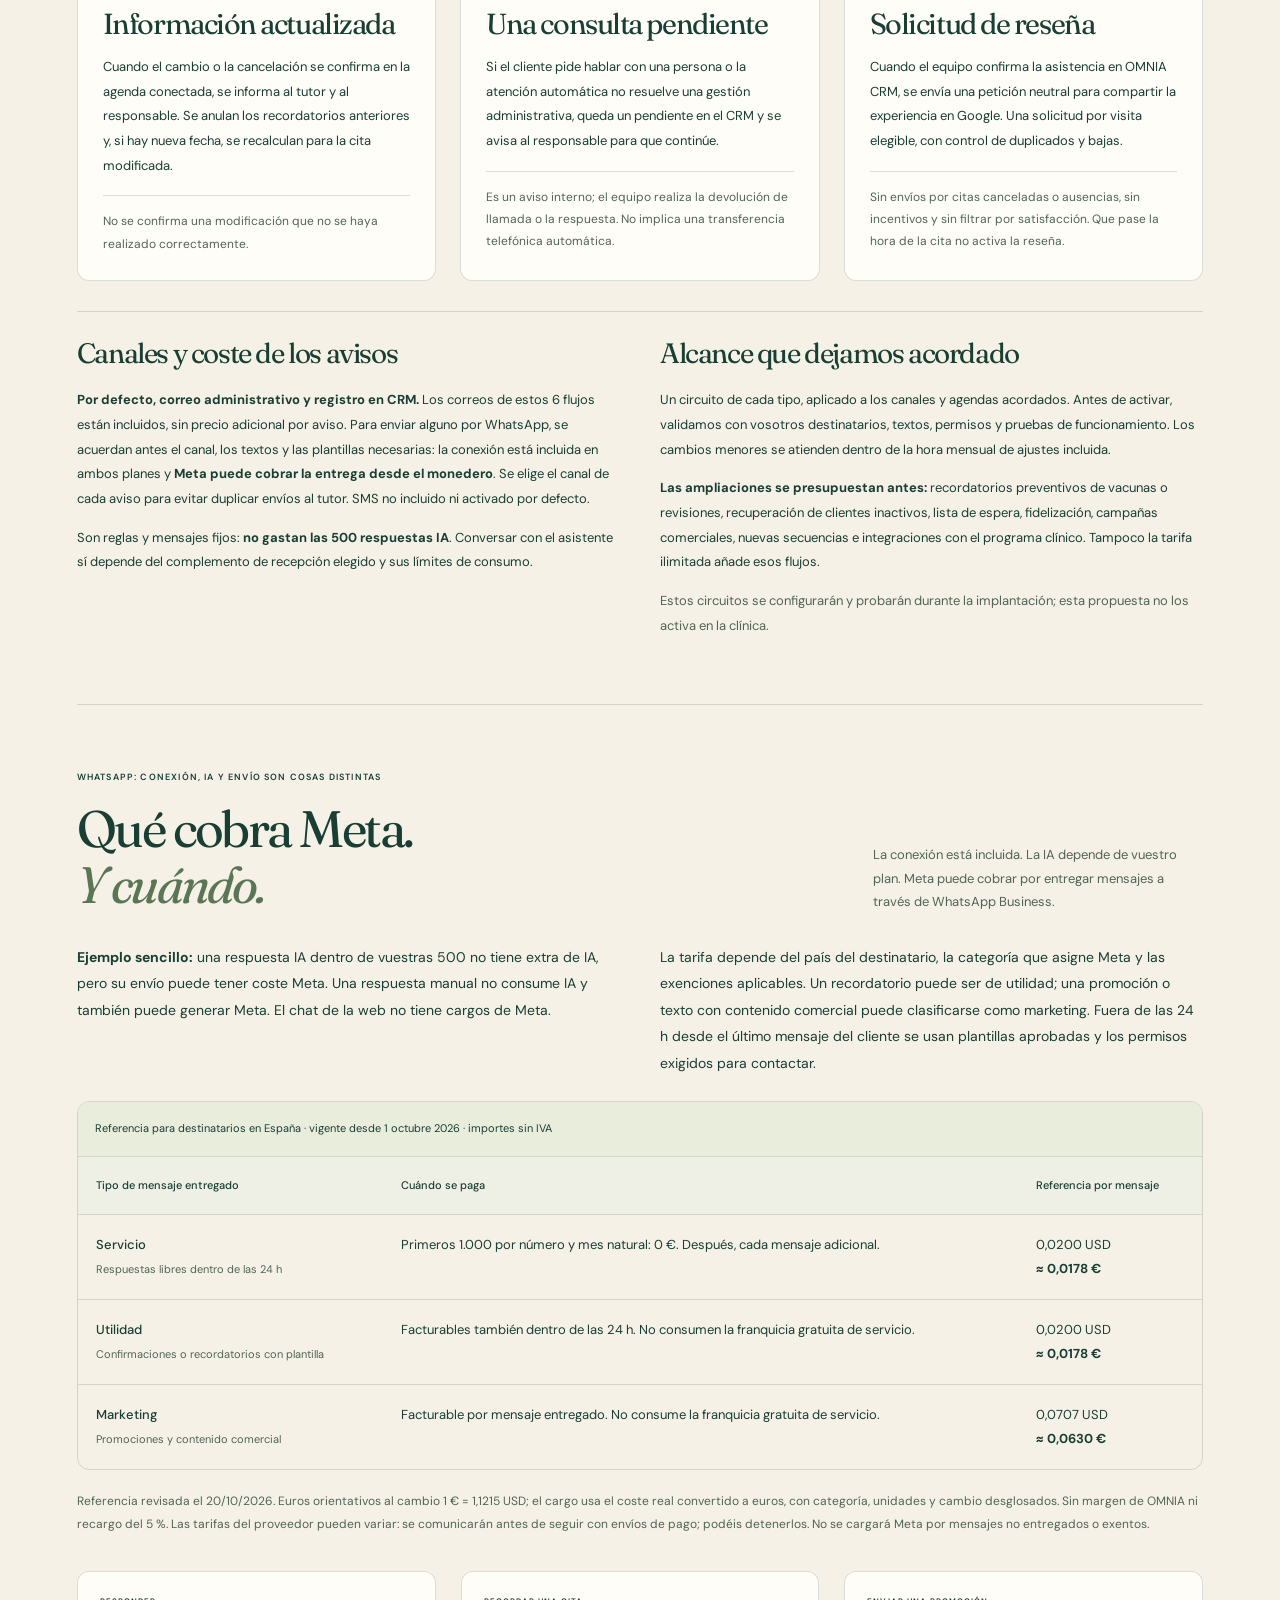
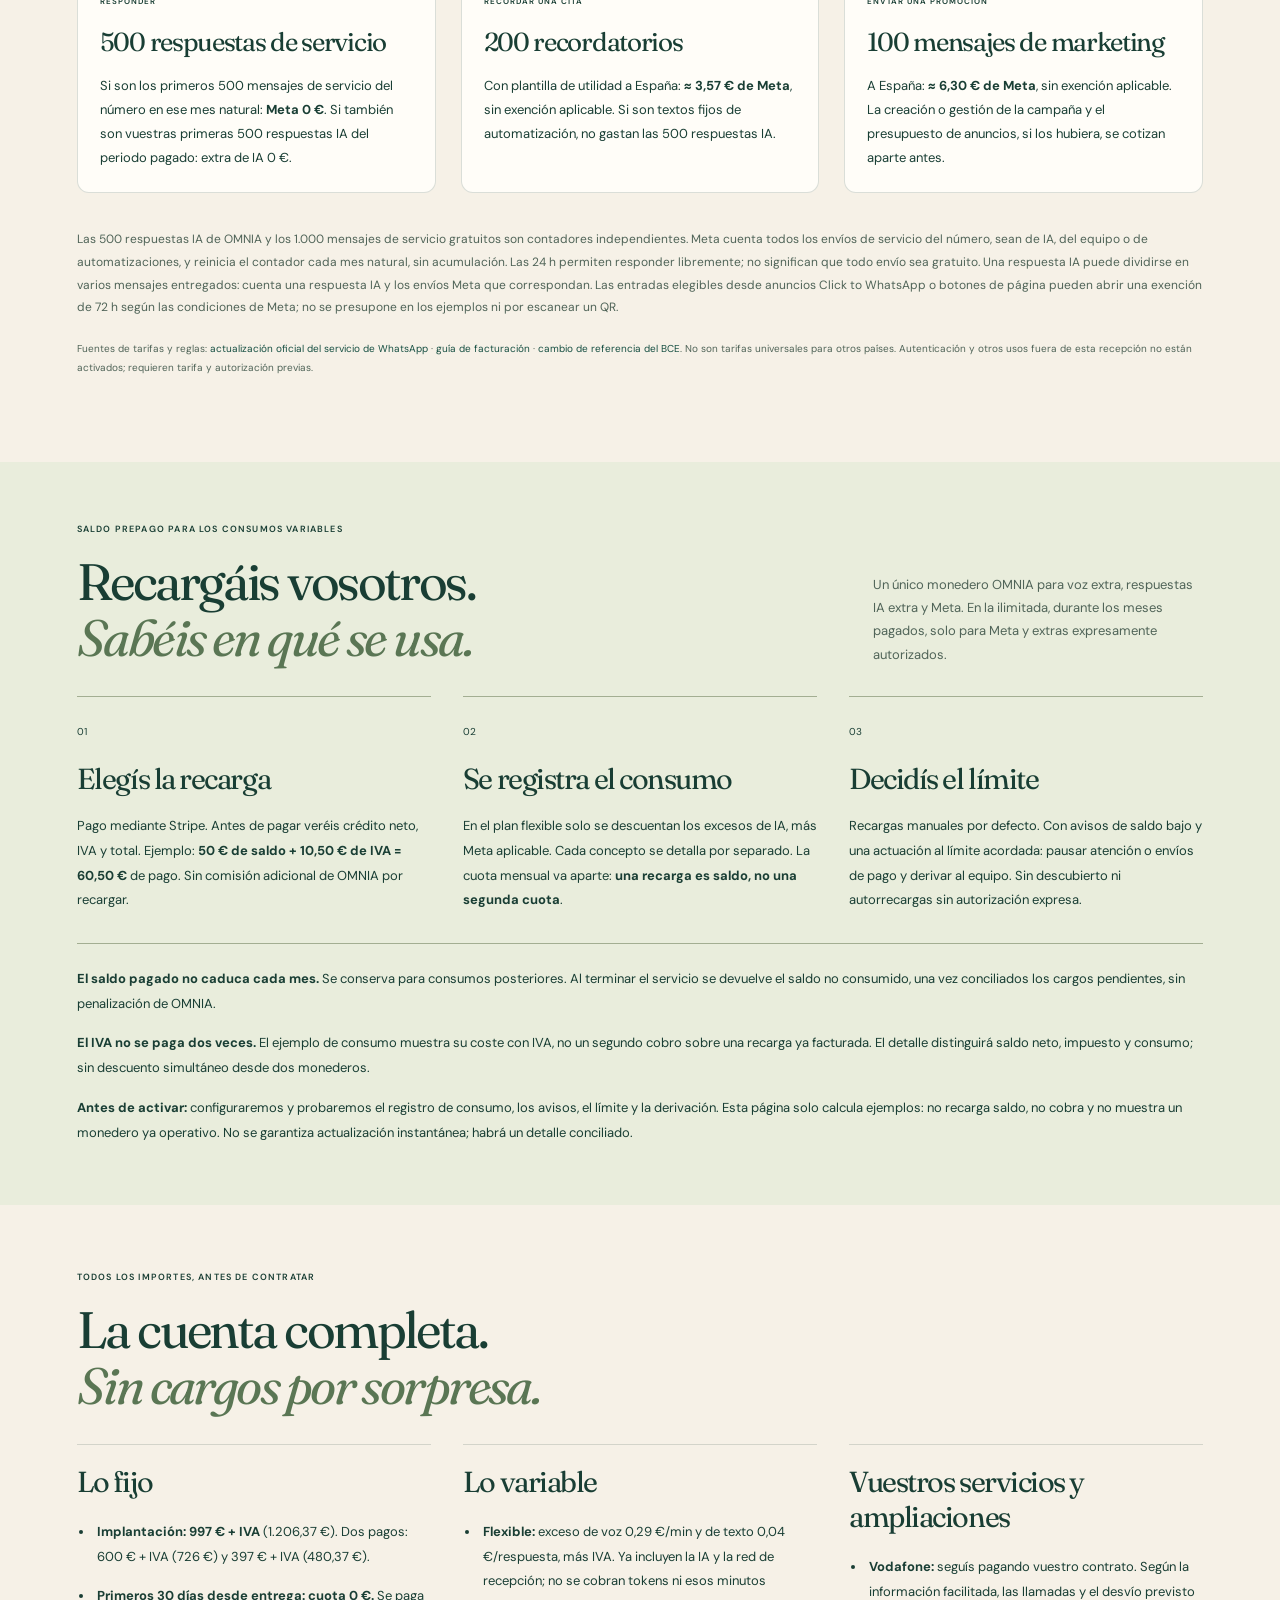
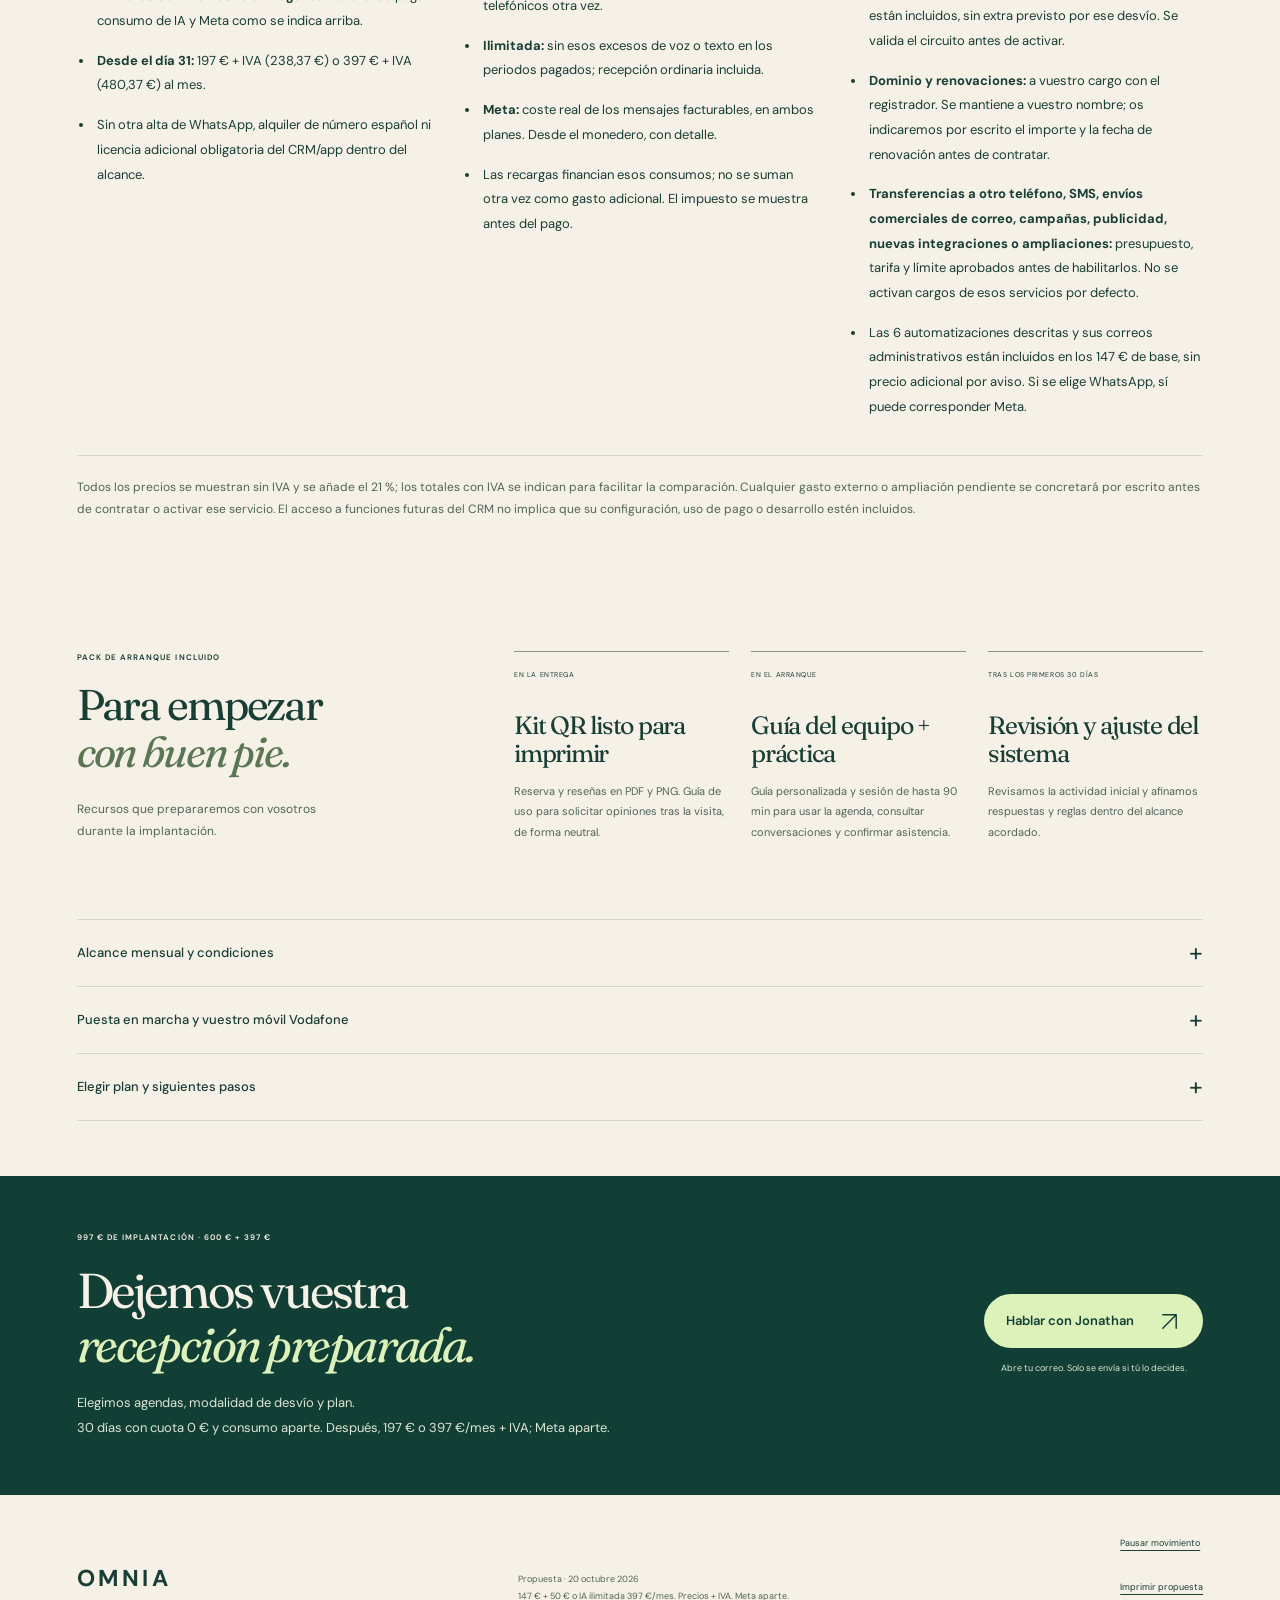
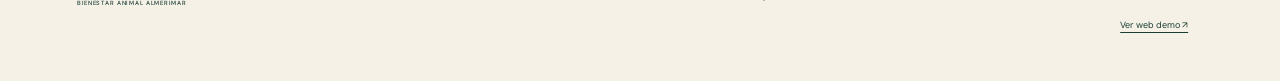
<file: propuesta/index.html>
<!doctype html>
<html lang="es">
<head>
<meta charset="utf-8"><meta name="viewport" content="width=device-width, initial-scale=1">
<meta name="theme-color" content="#123f35"><meta name="robots" content="noindex,nofollow">
<meta name="description" content="Propuesta OMNIA: 147 € de web y CRM + 50 € de recepción IA. 100 min y 500 respuestas incluidos. Opción IA ilimitada por 397 €/mes. Meta aparte. Precios + IVA.">
<meta property="og:title" content="Vuestra recepción, resuelta · Bienestar Animal × OMNIA">
<meta property="og:description" content="Implantación 997 €. Plan 197 €/mes con 100 min y 500 respuestas; IA ilimitada 397 €/mes. WhatsApp conectado incluido. Meta aparte. Precios + IVA.">
<title>Vuestra recepción, resuelta · Bienestar Animal × OMNIA</title>
<link rel="icon" href="../favicon.svg" type="image/svg+xml">
<link rel="preconnect" href="https://fonts.googleapis.com"><link rel="preconnect" href="https://fonts.gstatic.com" crossorigin>
<link href="https://fonts.googleapis.com/css2?family=DM+Sans:wght@400;500;600;700&family=Fraunces:ital,wght@0,400;0,500;0,600;1,400;1,500&display=swap" rel="stylesheet">
<link rel="stylesheet" href="propuesta.css?v=automatizaciones-1"><script src="precios.js?v=monedero-1" defer></script><script src="propuesta.js?v=monedero-1" defer></script>
</head><body>
  <svg class="symbols" aria-hidden="true" xmlns="http://www.w3.org/2000/svg"><defs>
    <symbol id="arrow" viewBox="0 0 24 24"><path d="M5 12h14m-6-6 6 6-6 6"/></symbol>
    <symbol id="diagonal" viewBox="0 0 24 24"><path d="M5 19 19 5M5 5h14v14"/></symbol>
    <symbol id="phone" viewBox="0 0 24 24"><path d="m7 3 3 4-2 3c1 3 3 5 6 6l3-2 4 3c-1 5-5 4-9 2C6 16 3 11 3 6l4-3Z"/></symbol>
    <symbol id="chat" viewBox="0 0 24 24"><path d="M21 11a9 9 0 0 1-9 9H3l2-5a9 9 0 1 1 16-4Z"/><path d="M8 9h8M8 13h5"/></symbol>
    <symbol id="calendar" viewBox="0 0 24 24"><rect x="3" y="5" width="18" height="16" rx="3"/><path d="M7 3v4m10-4v4M3 11h18m-14 4h3m4 0h3m-10 3h3"/></symbol>
    <symbol id="check" viewBox="0 0 24 24"><path d="m5 12 4 4L19 6"/></symbol>
    <symbol id="spark" viewBox="0 0 48 48"><path d="M24 2v44M2 24h44M8 8l32 32M8 40 40 8"/></symbol>
    <symbol id="paw" viewBox="0 0 48 48"><ellipse cx="11" cy="15" rx="5" ry="7" transform="rotate(-24 11 15)"/><ellipse cx="23" cy="10" rx="5" ry="7"/><ellipse cx="35" cy="15" rx="5" ry="7" transform="rotate(24 35 15)"/><path d="M9 34c0-7 8-13 14-13s15 8 15 14c0 7-8 4-15 4S9 41 9 34Z"/></symbol>
  </defs></svg>

<a class="skip" href="#contenido">Saltar al contenido</a>
<header class="header wrap"><a class="omnia" href="#inicio">OMNIA<span>PARA BIENESTAR ANIMAL ALMERIMAR</span></a><nav aria-label="Propuesta"><a href="#incluye">Qué incluye</a><a href="#planes">Planes y consumos</a></nav><a class="header-cta" href="#arranque">Hablemos <svg class="icon" aria-hidden="true"><use href="#diagonal"/></svg></a></header>
<main id="contenido">
<section class="hero wrap" id="inicio" aria-labelledby="hero-title">
<div class="hero-copy"><p class="eyebrow">PROPUESTA OMNIA · 20 OCTUBRE 2026</p><p class="client-name">Centro Veterinario Bienestar Animal <span>/ Almerimar</span></p>
<h1 id="hero-title">Vosotros cuidáis.<br><em>La recepción,<br>resuelta.</em></h1><p class="hero-lead">Web, teléfono, WhatsApp y chat.<br>Las citas, en vuestro Google Calendar.</p>
<div class="hero-proof"><div class="pet-image"><img src="../assets/presentacion.jpg" width="1920" height="1080" alt="Gatitos junto a un fonendoscopio"></div><p>Una propuesta para atender consultas,<br>organizar citas y acompañar a las familias.</p><svg class="icon spark" aria-hidden="true"><use href="#spark"/></svg></div></div>
<div class="offer-card" id="inversion">
<div class="offer-top"><span class="eyebrow">IMPLANTACIÓN COMPLETA</span><span class="price-note">Una sola vez · + IVA</span></div>
<div class="headline-prices"><p class="setup-price">997<span> €</span></p><div class="monthly-price"><div><span>DESDE EL DÍA 31 · + IVA</span><strong>197<span> €/mes</span></strong></div><p><b>147 € web y CRM + 50 € recepción IA</b></p></div></div>
<div class="setup-payments"><p><strong>600 €</strong><span>al empezar</span></p><svg class="icon" aria-hidden="true"><use href="#arrow"/></svg><p><strong>397 €</strong><span>al validar la entrega</span></p></div>
<p class="hero-allowance"><b>100 min de llamadas + 500 respuestas IA</b><br>WhatsApp y chat web comparten las 500 respuestas.<br>Conexión WhatsApp incluida: habitual 29 €/mes.</p>
<div class="free-period"><span class="free-badge">30<br><small>DÍAS</small></span><div><strong>0 € de cuota tras la entrega</strong><p>Durante esos 30 días solo se paga el consumo desde el monedero: 0,29 €/min, 0,04 €/respuesta y Meta aplicable. Las franquicias empiezan el día 31.</p></div></div>
<a class="button primary" href="#planes">Comparar los dos planes <svg class="icon" aria-hidden="true"><use href="#arrow"/></svg></a>
<p class="offer-terms"><b>Excesos del plan 197 €:</b> 0,29 €/min y 0,04 €/respuesta. <b>Meta aparte en ambos planes.</b> Todos los precios sin IVA; se añade el 21 %. Renovación mensual, preaviso de 30 días y sin permanencia anual.</p>
<p class="external-note">También: <a href="#ilimitada">IA ilimitada por 397 €/mes + IVA</a>. Número español y recepción telefónica ordinaria incluidos. Dominio y contrato Vodafone del centro a su cargo. Ver <a href="#gastos">todos los gastos</a>.</p>
</div>
</section>
<section class="included wrap" id="incluye" aria-labelledby="included-title"><div class="section-heading"><div><p class="eyebrow">EL SISTEMA COMPLETO</p><h2 id="included-title">De encontraros<br><em>a tener una cita.</em></h2></div><a class="text-link" href="../" target="_blank" rel="noopener noreferrer">Ver vuestra web demo <svg class="icon" aria-hidden="true"><use href="#diagonal"/></svg></a></div>
<div class="deliverables"><article class="reveal"><span>01</span><div><h3>Web que invita a reservar</h3><p>Hasta 8 páginas, adaptadas al móvil, con vuestros servicios, contacto y accesos claros a reserva.</p></div></article><article class="reveal"><span>02</span><div><h3>Recepción en 3 canales</h3><p>Llamadas, WhatsApp y chat web. Información aprobada, recogida de datos y derivación al equipo.</p></div></article><article class="reveal"><span>03</span><div><h3>Vuestra agenda, conectada</h3><p>Hasta 3 agendas de Google Calendar. Reservas, cambios, cancelaciones y recordatorios acordados.</p></div></article><article class="reveal"><span>04</span><div><h3>Reseñas y conversaciones a mano</h3><p>Reseñas tras asistencia confirmada. OMNIA CRM y app de apoyo para consultar conversaciones.</p></div></article></div>
<details class="demo-disclosure" id="recorrido"><summary><span><span class="demo-dot" aria-hidden="true"></span> Probad el recorrido de una cita</span><span class="details-symbol" aria-hidden="true">+</span></summary><div class="experience"><p class="simulation-note">EJEMPLO LOCAL · Sin citas, llamadas ni envíos reales</p><noscript><p>El asistente recoge datos, consulta horarios y reserva con confirmación del tutor. La reseña solo se pide después de que el equipo confirme la asistencia.</p></noscript><p class="print-only">Recorrido propuesto: consulta → disponibilidad → cita en Google Calendar → reseña después de asistencia confirmada.</p>
        <div class="simulator interactive-only">
          <div class="sim-top"><div class="channel-switch" role="group" aria-label="Canal del ejemplo"><button type="button" class="active" data-channel="call" aria-pressed="true"><svg class="icon"><use href="#phone"/></svg> Llamada</button><button type="button" data-channel="whatsapp" aria-pressed="false"><svg class="icon"><use href="#chat"/></svg> WhatsApp</button><button type="button" data-channel="web" aria-pressed="false"><svg class="icon"><use href="#chat"/></svg> Chat web</button></div><span class="sim-counter" id="step-counter">01 / 04</span></div>
          <div class="sim-body">
            <div class="phone-shell"><div class="phone-camera" aria-hidden="true"></div><div class="phone-top"><span class="avatar">ba</span><div><strong>Bienestar Animal</strong><small id="channel-label">Recepción por llamada · Ejemplo escrito</small></div><svg class="icon"><use href="#phone" id="channel-icon"/></svg></div><div class="phone-content" id="conversation" aria-live="polite"><span class="chat-date">CONVERSACIÓN FICTICIA</span><div class="bubble customer">Hola, quiero pedir una revisión para Luna, mi perra.</div><div class="bubble assistant">Claro. Te pediría los datos del tutor, la mascota y el motivo de la cita para ayudarte con la reserva.</div><p class="phone-footnote">Ejemplo escrito. No se activa el micrófono.</p></div><div class="phone-bottom"><span id="phone-bottom-label">Atención administrativa OMNIA</span><span aria-hidden="true">✦</span></div></div>
            <div class="sim-result"><div class="result-header"><span class="eyebrow">AL OTRO LADO, VUESTRO EQUIPO</span><span class="example-pill">EJEMPLO</span></div><div id="result-content" aria-live="polite"><span class="result-number">01</span><h3>Una consulta<br>bien recibida.</h3><p>El asistente recoge los datos necesarios y responde con la información aprobada por el centro.</p><div class="data-preview"><span>Datos del tutor</span><span>Mascota y especie</span><span>Motivo de la cita</span></div></div><div class="calendar-preview" id="calendar-preview"><div class="calendar-toolbar"><svg class="icon"><use href="#calendar"/></svg><strong>Google Calendar</strong><span>Vuestra agenda</span></div><div class="calendar-day"><span>MIÉRCOLES · EJEMPLO</span><b>28</b></div><div class="calendar-slot"><span>10:30</span><i></i></div><div class="calendar-slot event-slot"><span>11:00</span><div class="calendar-event" id="calendar-event"><b>Hueco disponible</b><small>30 minutos · Ejemplo</small></div></div><div class="calendar-slot"><span>11:30</span><i></i></div></div></div>
          </div>
          <div class="sim-bottom"><div class="step-nav" role="group" aria-label="Paso del recorrido"><button type="button" class="active" data-step="0" aria-pressed="true"><b>01</b><span>Consulta</span></button><button type="button" data-step="1" aria-pressed="false"><b>02</b><span>Horarios</span></button><button type="button" data-step="2" aria-pressed="false"><b>03</b><span>Cita</span></button><button type="button" data-step="3" aria-pressed="false"><b>04</b><span>Después</span></button></div><button type="button" class="button lime" id="next-step">Ver horarios <svg class="icon"><use href="#arrow"/></svg></button></div>
        </div>

<p class="experience-foot">Recepción administrativa: sin diagnóstico, recetas ni decisiones clínicas. Las urgencias se derivan según el circuito del centro.</p></div></details></section>
<section class="service-section" id="planes" aria-labelledby="service-title"><div class="wrap">
<div class="section-heading"><div><p class="eyebrow">UNA BASE PARA EL NEGOCIO. DOS FORMAS DE ATENDER.</p><h2 id="service-title">Todo a mano.<br><em>El consumo, claro.</em></h2></div><p>Elegid según lo que atienda el asistente. Web, CRM y app para ver contactos, conversaciones y seguimiento desde el móvil.</p></div>
<div class="plan-comparison">
<article class="plan-card" aria-labelledby="standard-title"><span class="eyebrow">PARA EMPEZAR CON POCO CONSUMO</span><h3 id="standard-title">Recepción flexible</h3><p class="plan-price">197 €<span>/mes + IVA</span></p><p class="plan-tax">238,37 € con IVA (21 %).</p><div class="price-breakdown"><p><b>147 €</b><span>Web + CRM + <a href="#automatizaciones">6 automatizaciones básicas</a></span></p><p><b>50 €</b><span>Recepción IA: llamadas + WhatsApp + chat</span></p></div><ul class="plan-features"><li><b>100 min</b> de llamadas atendidas por IA.</li><li><b>500 respuestas IA</b> entre WhatsApp y chat web.</li><li><b>Conexión WhatsApp incluida</b>, habitual 29 €/mes. Sin sumar otros 29 €.</li><li>Número español, red de recepción ordinaria y mantenimiento de los asistentes incluidos.</li></ul><div class="plan-overage"><b>Si necesitáis más</b><p>0,29 €/min adicional + 0,04 €/respuesta IA adicional, desde vuestro monedero.</p></div><p class="plan-meta"><b>Meta se paga aparte</b> cuando corresponda, incluso dentro de las 500 respuestas. <a href="#meta">Ver cuándo cobra</a>.</p><a class="text-link" href="#calculadora">Calcular mi consumo ↗</a></article>
<article class="plan-card unlimited-card" id="ilimitada" aria-labelledby="unlimited-title"><span class="eyebrow">PARA UNA RECEPCIÓN CON MÁS ACTIVIDAD</span><h3 id="unlimited-title">Recepción IA ilimitada</h3><p class="plan-price">397 €<span>/mes + IVA</span></p><p class="plan-tax">480,37 € con IVA (21 %).</p><div class="price-breakdown"><p><b>147 €</b><span>La misma web, CRM y <a href="#automatizaciones">6 automatizaciones</a></span></p><p><b>250 €</b><span>Recepción IA ilimitada en los 3 canales</span></p></div><ul class="plan-features"><li>Llamadas IA entrantes <b>sin cobro por minuto</b>.</li><li>Respuestas IA en WhatsApp y chat <b>sin cobro por respuesta</b>.</li><li>Conexión WhatsApp, número español y <b>recepción telefónica ordinaria incluidos</b>.</li><li>Mismo alcance de web, agendas, soporte y mantenimiento.</li></ul><div class="plan-overage"><b>Uso razonable de una sede</b><p>Atención administrativa habitual a vuestros clientes, con los asistentes acordados. No incluye campañas masivas, reventa, llamadas automatizadas en bucle ni tráfico artificial.</p></div><p class="plan-meta"><b>Meta sigue aparte</b>, a coste real. Ilimitada se refiere al uso de los asistentes, no a los envíos facturables de WhatsApp.</p><p class="plan-small">Sin tope comercial de minutos o respuestas para ese uso. Sujeta a disponibilidad y medidas antiabuso del servicio; una incidencia puede limitar la atención. Si hiciera falta otra solución, se acordaría antes, sin sobrecoste automático.</p></article>
</div>
<p class="shared-plan-note">Ambos planes comienzan el día 31 tras la entrega. Los primeros 30 días: cuota 0 €, consumo a 0,29 €/min y 0,04 €/respuesta, más Meta aplicable; sin los 100 min ni las 500 respuestas incluidos y todavía sin modalidad ilimitada. Se elige el plan antes de la primera cuota. Cambio de plan para el siguiente periodo mensual, sin nueva implantación por ese cambio.</p>
<div class="service-grid">
<div><p class="eyebrow maintenance-caption">QUÉ CUBREN LOS 147 € DE BASE</p><ol class="maintenance-list">
<li><span>01</span><div><b>La web sigue funcionando</b><p>Alojamiento, conexión segura, copias y mantenimiento técnico de la web.</p></div></li>
<li><span>02</span><div><b>La información, en vuestra app</b><p>OMNIA CRM y acceso desde el móvil: contactos, conversaciones y pendientes en un solo lugar. El equipo mantiene el control.</p></div></li>
<li><span>03</span><div><b>Agendas y automatizaciones cuidadas</b><p>Hasta 3 agendas y 6 automatizaciones definidas: registro de consultas, confirmación, recordatorio, cambios o cancelaciones, aviso al equipo y solicitud de reseña. <a href="#automatizaciones">Ver qué activa cada una y qué envía</a>.</p></div></li>
<li><span>04</span><div><b>Ajustes, soporte y revisión</b><p>Hasta 1 hora de ajustes menores al mes, revisión de hasta 30 min e informe. Soporte en laborables. La recepción IA se mantiene con el complemento elegido.</p></div></li>
<li><span>05</span><div><b>Presencia local con continuidad</b><p>Revisión de ficha Google, 1 contenido al mes de hasta 800 palabras y hasta 2 actualizaciones de ficha con material aprobado. Sin posiciones garantizadas.</p></div></li></ol></div>
<div class="call-planner" id="calculadora"><div class="planner-heading"><span class="eyebrow">VUESTRO EJEMPLO, SIN COMPRAS</span><h3>¿Cuánto sería<br><em>con vuestro uso?</em></h3><p>Calculad cuota, excesos y Meta por separado. La implantación de 997 € no se suma a este ejemplo mensual.</p></div>
<div class="billing-interactive interactive-only">
<div class="period-switch" role="group" aria-label="Periodo del ejemplo"><button type="button" data-period="initial" aria-pressed="false">Primeros 30 días</button><button type="button" data-period="paid" class="active" aria-pressed="true">Desde el día 31</button></div>
<label class="usage-label" for="billing-plan">Plan desde el día 31<select id="billing-plan"><option value="standard">Flexible · 197 €/mes + IVA</option><option value="unlimited">IA ilimitada · 397 €/mes + IVA</option></select></label>
<div class="usage-inputs"><label class="usage-label" for="voice-minutes">Minutos IA atendidos<input id="voice-minutes" type="number" required min="0" step="0.01" value="150" inputmode="decimal"></label><label class="usage-label" for="ai-replies">Respuestas IA de texto<input id="ai-replies" type="number" required min="0" step="1" value="650" inputmode="numeric"></label></div>
<label class="usage-label" for="meta-estimate">Importe Meta estimado, sin IVA (€)<input id="meta-estimate" type="number" required min="0" step="0.01" value="3.57" inputmode="decimal" aria-describedby="meta-input-help"></label><p class="input-help" id="meta-input-help">Introducid el coste estimado de Meta de todos los envíos. Valor de ejemplo: 3,57 € por 200 recordatorios a España; no se calcula a partir de las respuestas IA. <a href="#meta">Ver tarifas y ejemplos</a>.</p>
<div class="billing-result" aria-live="polite"><div><span>ESTIMACIÓN TOTAL · IVA INCLUIDO</span><strong id="billing-total">267,49 €</strong></div></div>
<dl class="billing-lines"><div><dt>Cuota sin IVA</dt><dd id="billing-fee">197,00 €</dd></div><div><dt>Voz adicional sin IVA</dt><dd id="billing-voice">14,50 €</dd></div><div><dt>IA texto adicional sin IVA</dt><dd id="billing-replies">6,00 €</dd></div><div><dt>Meta estimado sin IVA</dt><dd id="billing-meta">3,57 €</dd></div><div class="wallet-line"><dt>Consumo del monedero sin IVA</dt><dd id="billing-wallet">24,07 €</dd></div><div><dt>Total sin IVA (cuota + consumo)</dt><dd id="billing-net">221,07 €</dd></div><div><dt>IVA estimado (21 %)</dt><dd id="billing-vat">46,42 €</dd></div></dl>
<p class="billing-explanation" id="billing-explanation" aria-live="polite">50 min y 150 respuestas IA por encima de lo incluido.</p><p class="input-help" id="plan-comparison" aria-live="polite">Con este consumo, la flexible tiene menor coste.</p>
</div>
<p class="static-example"><b>Ejemplo desde el día 31:</b> 150 min + 650 respuestas IA + 3,57 € de Meta = 197 € de cuota + 14,50 € de voz + 6 € de texto + 3,57 € de Meta. <b>221,07 € sin IVA; 267,49 € con IVA.</b> La ilimitada para ese mismo uso: 397 € + 3,57 € de Meta = 400,57 € sin IVA; 484,69 € con IVA. Ejemplos, no previsión de consumo.</p>
<p class="minutes-note"><b>Cómo se mide.</b> Voz: segundos acumulados de llamadas atendidas por el asistente, incluida escucha y respuesta; sin redondear cada llamada a un minuto. Importe final por concepto redondeado al céntimo. Las llamadas atendidas por vosotros antes del desvío no consumen IA. Texto: cada respuesta generada por IA cuenta una vez; no equivale a una conversación ni a un cliente. Mensajes entrantes, respuestas manuales y textos fijos de automatización no gastan respuestas IA, aunque su envío por WhatsApp puede generar Meta. La transcripción de una llamada no gasta las 500 respuestas.</p>
<p class="external-note">Los 100 min y las 500 respuestas se renuevan por periodo mensual pagado y no se acumulan. El saldo comprado tiene otra regla: <b>se conserva hasta consumirlo</b>. La ilimitada elimina ambos excesos de IA durante los periodos pagados.</p>
</div></div></div></section>
<section class="automation-section wrap" id="automatizaciones" aria-labelledby="automation-title">
<div class="section-heading"><div><p class="eyebrow">AUTOMATIZACIONES BÁSICAS · INCLUIDAS EN LOS 147 € DE BASE</p><h2 id="automation-title">Qué se automatiza.<br><em>Paso a paso.</em></h2></div><p>Las mismas 6 automatizaciones en los planes de 197 € y 397 €. Configuración en la implantación y mantenimiento en la cuota, para una sede y hasta 3 agendas.</p></div>
<ol class="automation-grid">
<li><span class="eyebrow">01 · AL RECIBIR UNA CONSULTA</span><h3>Contacto registrado</h3><p>Cuando alguien envía el formulario web o facilita sus datos en un canal conectado, la consulta queda registrada en OMNIA CRM, con los datos aportados del tutor, la mascota y el motivo. El equipo puede localizarla y continuar la atención.</p><p class="automation-limit">Se guarda la información facilitada; no se completa una historia clínica ni se conecta vuestro programa veterinario.</p></li>
<li><span class="eyebrow">02 · AL CONFIRMARSE UNA RESERVA</span><h3>Confirmación de cita</h3><p>Tras confirmar una reserva válida en el circuito de agendas conectado, el tutor recibe fecha, hora y datos de la cita. El responsable recibe un aviso interno con el resumen.</p><p class="automation-limit">Solo después de que la reserva se haya creado correctamente; nunca por una mera solicitud de horario.</p></li>
<li><span class="eyebrow">03 · 24 H + UN AVISO CERCANO A LA CITA</span><h3>Dos recordatorios</h3><p>Un aviso al tutor 24 horas antes y otro <b>2 horas o 1 hora antes</b>, según prefiera el centro. Se elige un único horario para el segundo aviso. Ambos incluyen fecha y hora de la cita.</p><p class="automation-limit">Máximo dos recordatorios por cita activa. Solo se programan los avisos cuyo horario aún no haya pasado al reservar; una cancelación los anula. Correo incluido; por WhatsApp, Meta puede cobrar cada entrega.</p></li>
<li><span class="eyebrow">04 · TRAS UN CAMBIO O CANCELACIÓN</span><h3>Información actualizada</h3><p>Cuando el cambio o la cancelación se confirma en la agenda conectada, se informa al tutor y al responsable. Se anulan los recordatorios anteriores y, si hay nueva fecha, se recalculan para la cita modificada.</p><p class="automation-limit">No se confirma una modificación que no se haya realizado correctamente.</p></li>
<li><span class="eyebrow">05 · CUANDO HACE FALTA EL EQUIPO</span><h3>Una consulta pendiente</h3><p>Si el cliente pide hablar con una persona o la atención automática no resuelve una gestión administrativa, queda un pendiente en el CRM y se avisa al responsable para que continúe.</p><p class="automation-limit">Es un aviso interno; el equipo realiza la devolución de llamada o la respuesta. No implica una transferencia telefónica automática.</p></li>
<li><span class="eyebrow">06 · TRAS MARCAR LA VISITA COMO REALIZADA</span><h3>Solicitud de reseña</h3><p>Cuando el equipo confirma la asistencia en OMNIA CRM, se envía una petición neutral para compartir la experiencia en Google. Una solicitud por visita elegible, con control de duplicados y bajas.</p><p class="automation-limit">Sin envíos por citas canceladas o ausencias, sin incentivos y sin filtrar por satisfacción. Que pase la hora de la cita no activa la reseña.</p></li>
</ol>
<div class="automation-terms"><div><h3>Canales y coste de los avisos</h3><p><b>Por defecto, correo administrativo y registro en CRM.</b> Los correos de estos 6 flujos están incluidos, sin precio adicional por aviso. Para enviar alguno por WhatsApp, se acuerdan antes el canal, los textos y las plantillas necesarias: la conexión está incluida en ambos planes y <b>Meta puede cobrar la entrega desde el monedero</b>. Se elige el canal de cada aviso para evitar duplicar envíos al tutor. SMS no incluido ni activado por defecto.</p><p>Son reglas y mensajes fijos: <b>no gastan las 500 respuestas IA</b>. Conversar con el asistente sí depende del complemento de recepción elegido y sus límites de consumo.</p></div><div><h3>Alcance que dejamos acordado</h3><p>Un circuito de cada tipo, aplicado a los canales y agendas acordados. Antes de activar, validamos con vosotros destinatarios, textos, permisos y pruebas de funcionamiento. Los cambios menores se atienden dentro de la hora mensual de ajustes incluida.</p><p><b>Las ampliaciones se presupuestan antes:</b> recordatorios preventivos de vacunas o revisiones, recuperación de clientes inactivos, lista de espera, fidelización, campañas comerciales, nuevas secuencias e integraciones con el programa clínico. Tampoco la tarifa ilimitada añade esos flujos.</p><p class="automation-status">Estos circuitos se configurarán y probarán durante la implantación; esta propuesta no los activa en la clínica.</p></div></div>
</section>
<section class="meta-section wrap" id="meta" aria-labelledby="meta-title">
<div class="section-heading"><div><p class="eyebrow">WHATSAPP: CONEXIÓN, IA Y ENVÍO SON COSAS DISTINTAS</p><h2 id="meta-title">Qué cobra Meta.<br><em>Y cuándo.</em></h2></div><p>La conexión está incluida. La IA depende de vuestro plan. Meta puede cobrar por entregar mensajes a través de WhatsApp Business.</p></div>
<div class="meta-intro"><p><b>Ejemplo sencillo:</b> una respuesta IA dentro de vuestras 500 no tiene extra de IA, pero su envío puede tener coste Meta. Una respuesta manual no consume IA y también puede generar Meta. El chat de la web no tiene cargos de Meta.</p><p>La tarifa depende del país del destinatario, la categoría que asigne Meta y las exenciones aplicables. Un recordatorio puede ser de utilidad; una promoción o texto con contenido comercial puede clasificarse como marketing. Fuera de las 24 h desde el último mensaje del cliente se usan plantillas aprobadas y los permisos exigidos para contactar.</p></div>
<div class="meta-table-wrap"><table class="meta-table"><caption>Referencia para destinatarios en España · vigente desde 1 octubre 2026 · importes sin IVA</caption><thead><tr><th scope="col">Tipo de mensaje entregado</th><th scope="col">Cuándo se paga</th><th scope="col">Referencia por mensaje</th></tr></thead><tbody><tr><th scope="row">Servicio<br><small>Respuestas libres dentro de las 24 h</small></th><td>Primeros 1.000 por número y mes natural: 0 €. Después, cada mensaje adicional.</td><td>0,0200 USD<br><b>≈ 0,0178 €</b></td></tr><tr><th scope="row">Utilidad<br><small>Confirmaciones o recordatorios con plantilla</small></th><td>Facturables también dentro de las 24 h. No consumen la franquicia gratuita de servicio.</td><td>0,0200 USD<br><b>≈ 0,0178 €</b></td></tr><tr><th scope="row">Marketing<br><small>Promociones y contenido comercial</small></th><td>Facturable por mensaje entregado. No consume la franquicia gratuita de servicio.</td><td>0,0707 USD<br><b>≈ 0,0630 €</b></td></tr></tbody></table></div>
<p class="meta-footnote">Referencia revisada el 20/10/2026. Euros orientativos al cambio 1 € = 1,1215 USD; el cargo usa el coste real convertido a euros, con categoría, unidades y cambio desglosados. Sin margen de OMNIA ni recargo del 5 %. Las tarifas del proveedor pueden variar: se comunicarán antes de seguir con envíos de pago; podéis detenerlos. No se cargará Meta por mensajes no entregados o exentos.</p>
<div class="meta-examples"><article><span class="eyebrow">RESPONDER</span><h3>500 respuestas de servicio</h3><p>Si son los primeros 500 mensajes de servicio del número en ese mes natural: <b>Meta 0 €</b>. Si también son vuestras primeras 500 respuestas IA del periodo pagado: extra de IA 0 €.</p></article><article><span class="eyebrow">RECORDAR UNA CITA</span><h3>200 recordatorios</h3><p>Con plantilla de utilidad a España: <b>≈ 3,57 € de Meta</b>, sin exención aplicable. Si son textos fijos de automatización, no gastan las 500 respuestas IA.</p></article><article><span class="eyebrow">ENVIAR UNA PROMOCIÓN</span><h3>100 mensajes de marketing</h3><p>A España: <b>≈ 6,30 € de Meta</b>, sin exención aplicable. La creación o gestión de la campaña y el presupuesto de anuncios, si los hubiera, se cotizan aparte antes.</p></article></div>
<p class="meta-footnote">Las 500 respuestas IA de OMNIA y los 1.000 mensajes de servicio gratuitos son contadores independientes. Meta cuenta todos los envíos de servicio del número, sean de IA, del equipo o de automatizaciones, y reinicia el contador cada mes natural, sin acumulación. Las 24 h permiten responder libremente; no significan que todo envío sea gratuito. Una respuesta IA puede dividirse en varios mensajes entregados: cuenta una respuesta IA y los envíos Meta que correspondan. Las entradas elegibles desde anuncios Click to WhatsApp o botones de página pueden abrir una exención de 72 h según las condiciones de Meta; no se presupone en los ejemplos ni por escanear un QR.</p>
<p class="source-note">Fuentes de tarifas y reglas: <a href="https://ideas.gohighlevel.com/changelog/removing-the-5-processing-fee-and-meta-pricing-changes-from-1-october" target="_blank" rel="noopener noreferrer">actualización oficial del servicio de WhatsApp</a> · <a href="https://help.gohighlevel.com/support/solutions/articles/155000001428-whatsapp-pricing-billing-and-rebilling-guide" target="_blank" rel="noopener noreferrer">guía de facturación</a> · <a href="https://www.ecb.europa.eu/stats/policy_and_exchange_rates/euro_reference_exchange_rates/html/eurofxref-graph-usd.en.html" target="_blank" rel="noopener noreferrer">cambio de referencia del BCE</a>. No son tarifas universales para otros países. Autenticación y otros usos fuera de esta recepción no están activados; requieren tarifa y autorización previas.</p>
</section>
<section class="wallet-section" id="monedero" aria-labelledby="wallet-title"><div class="wrap">
<div class="section-heading"><div><p class="eyebrow">SALDO PREPAGO PARA LOS CONSUMOS VARIABLES</p><h2 id="wallet-title">Recargáis vosotros.<br><em>Sabéis en qué se usa.</em></h2></div><p>Un único monedero OMNIA para voz extra, respuestas IA extra y Meta. En la ilimitada, durante los meses pagados, solo para Meta y extras expresamente autorizados.</p></div>
<ol class="wallet-steps"><li><span>01</span><h3>Elegís la recarga</h3><p>Pago mediante Stripe. Antes de pagar veréis crédito neto, IVA y total. Ejemplo: <b>50 € de saldo + 10,50 € de IVA = 60,50 €</b> de pago. Sin comisión adicional de OMNIA por recargar.</p></li><li><span>02</span><h3>Se registra el consumo</h3><p>En el plan flexible solo se descuentan los excesos de IA, más Meta aplicable. Cada concepto se detalla por separado. La cuota mensual va aparte: <b>una recarga es saldo, no una segunda cuota</b>.</p></li><li><span>03</span><h3>Decidís el límite</h3><p>Recargas manuales por defecto. Con avisos de saldo bajo y una actuación al límite acordada: pausar atención o envíos de pago y derivar al equipo. Sin descubierto ni autorrecargas sin autorización expresa.</p></li></ol>
<div class="wallet-rules"><p><b>El saldo pagado no caduca cada mes.</b> Se conserva para consumos posteriores. Al terminar el servicio se devuelve el saldo no consumido, una vez conciliados los cargos pendientes, sin penalización de OMNIA.</p><p><b>El IVA no se paga dos veces.</b> El ejemplo de consumo muestra su coste con IVA, no un segundo cobro sobre una recarga ya facturada. El detalle distinguirá saldo neto, impuesto y consumo; sin descuento simultáneo desde dos monederos.</p><p><b>Antes de activar:</b> configuraremos y probaremos el registro de consumo, los avisos, el límite y la derivación. Esta página solo calcula ejemplos: no recarga saldo, no cobra y no muestra un monedero ya operativo. No se garantiza actualización instantánea; habrá un detalle conciliado.</p></div>
</div></section>
<section class="expenses-section wrap" id="gastos" aria-labelledby="expenses-title"><div class="section-heading"><div><p class="eyebrow">TODOS LOS IMPORTES, ANTES DE CONTRATAR</p><h2 id="expenses-title">La cuenta completa.<br><em>Sin cargos por sorpresa.</em></h2></div></div>
<div class="expense-grid"><article><h3>Lo fijo</h3><ul><li><b>Implantación: 997 € + IVA</b> (1.206,37 €). Dos pagos: 600 € + IVA (726 €) y 397 € + IVA (480,37 €).</li><li><b>Primeros 30 días desde entrega: cuota 0 €.</b> Se paga consumo de IA y Meta como se indica arriba.</li><li><b>Desde el día 31:</b> 197 € + IVA (238,37 €) o 397 € + IVA (480,37 €) al mes.</li><li>Sin otra alta de WhatsApp, alquiler de número español ni licencia adicional obligatoria del CRM/app dentro del alcance.</li></ul></article>
<article><h3>Lo variable</h3><ul><li><b>Flexible:</b> exceso de voz 0,29 €/min y de texto 0,04 €/respuesta, más IVA. Ya incluyen la IA y la red de recepción; no se cobran tokens ni esos minutos telefónicos otra vez.</li><li><b>Ilimitada:</b> sin esos excesos de voz o texto en los periodos pagados; recepción ordinaria incluida.</li><li><b>Meta:</b> coste real de los mensajes facturables, en ambos planes. Desde el monedero, con detalle.</li><li>Las recargas financian esos consumos; no se suman otra vez como gasto adicional. El impuesto se muestra antes del pago.</li></ul></article>
<article><h3>Vuestros servicios y ampliaciones</h3><ul><li><b>Vodafone:</b> seguís pagando vuestro contrato. Según la información facilitada, las llamadas y el desvío previsto están incluidos, sin extra previsto por ese desvío. Se valida el circuito antes de activar.</li><li><b>Dominio y renovaciones:</b> a vuestro cargo con el registrador. Se mantiene a vuestro nombre; os indicaremos por escrito el importe y la fecha de renovación antes de contratar.</li><li><b>Transferencias a otro teléfono, SMS, envíos comerciales de correo, campañas, publicidad, nuevas integraciones o ampliaciones:</b> presupuesto, tarifa y límite aprobados antes de habilitarlos. No se activan cargos de esos servicios por defecto.</li><li>Las 6 automatizaciones descritas y sus correos administrativos están incluidos en los 147 € de base, sin precio adicional por aviso. Si se elige WhatsApp, sí puede corresponder Meta.</li></ul></article></div>
<p class="expense-summary">Todos los precios se muestran sin IVA y se añade el 21 %; los totales con IVA se indican para facilitar la comparación. Cualquier gasto externo o ampliación pendiente se concretará por escrito antes de contratar o activar ese servicio. El acceso a funciones futuras del CRM no implica que su configuración, uso de pago o desarrollo estén incluidos.</p>
</section>
<section class="start-pack wrap" aria-labelledby="pack-title"><div class="pack-intro"><span class="eyebrow">PACK DE ARRANQUE INCLUIDO</span><h2 id="pack-title">Para empezar<br><em>con buen pie.</em></h2><p>Recursos que prepararemos con vosotros durante la implantación.</p></div><div class="pack-items"><article><span>EN LA ENTREGA</span><h3>Kit QR listo para imprimir</h3><p>Reserva y reseñas en PDF y PNG. Guía de uso para solicitar opiniones tras la visita, de forma neutral.</p></article><article><span>EN EL ARRANQUE</span><h3>Guía del equipo + práctica</h3><p>Guía personalizada y sesión de hasta 90 min para usar la agenda, consultar conversaciones y confirmar asistencia.</p></article><article><span>TRAS LOS PRIMEROS 30 DÍAS</span><h3>Revisión y ajuste del sistema</h3><p>Revisamos la actividad inicial y afinamos respuestas y reglas dentro del alcance acordado.</p></article></div></section>
<section class="details-section wrap" aria-label="Condiciones y puesta en marcha"><div class="conditions">
<details><summary>Alcance mensual y condiciones <span class="details-symbol" aria-hidden="true">+</span></summary><div class="detail-content"><p>Una sede, web inicial de hasta 8 páginas, 1 circuito de llamadas entrantes, 1 WhatsApp y hasta 3 agendas. Google Calendar sigue siendo la agenda habitual; OMNIA CRM y su app permiten consultar contactos y conversaciones. Información y reglas validadas por el centro.</p><p>Base de 147 €/mes: alojamiento, seguridad, copias y mantenimiento, CRM/app y las <a href="#automatizaciones">6 automatizaciones básicas detalladas</a> (registro de consultas, confirmación, recordatorios a 24 h y a 2 h o 1 h, cambios/cancelaciones, pendiente al equipo y solicitud de reseña), con sus correos administrativos incluidos; hasta 1 hora mensual de ajustes menores no acumulable, revisión de hasta 30 min e informe con datos disponibles. Soporte en laborables, canal y horario a concretar. SEO: revisión de ficha Google, 1 página o contenido creado u optimizado al mes de hasta 800 palabras y hasta 2 actualizaciones de ficha con material aprobado. Sin posiciones garantizadas. Complemento de 50 € o 250 €: recepción IA y mantenimiento de los asistentes en el alcance del plan elegido.</p><p>Cuota desde el día 31: 197 €/mes con 100 min y 500 respuestas IA, o 397 €/mes con IA ilimitada bajo uso razonable. Todos los precios + IVA. Conexión WhatsApp, número receptor e infraestructura ordinaria incluidos. Meta aparte. Los primeros 30 días no se cobra cuota ni se aplican franquicias o modalidad ilimitada; el consumo se paga por monedero a 0,29 €/min y 0,04 €/respuesta, más Meta aplicable.</p><p>Renovación mensual, preaviso de 30 días y sin permanencia anual. El saldo comprado se conserva y el no consumido se devuelve al finalizar tras conciliar cargos. Los consumos incluidos no se acumulan. Cambios de precio, ampliaciones y nuevos gastos deben comunicarse y acordarse antes de aplicarlos. Titularidad de activos, entrega/exportación de datos y continuidad se concretan en contrato.</p><p>La ilimitada cubre la recepción entrante administrativa acordada de una sede. No amplía el número de sedes, agendas, horas de soporte, contenidos o desarrollos; tampoco cubre campañas masivas o nuevos servicios de pago. Medidas antiabuso y disponibilidad pueden limitar el servicio; no se transforman automáticamente en un cargo extra.</p></div></details>
<details><summary>Puesta en marcha y vuestro móvil Vodafone <span class="details-symbol" aria-hidden="true">+</span></summary><div class="detail-content"><p>Plazo orientativo: 3–4 semanas desde materiales y accesos, sujeto a validación y aprobaciones externas. Acordamos reglas → configuramos → probamos con el equipo → activamos por fases. Validaremos voz, reservas, cambios, cancelaciones, simultaneidad, datos de cada mascota, recordatorios, consumos y derivaciones.</p><p>Conserváis vuestro móvil Vodafone. Circuito: móvil habitual → número español receptor +34 → asistente → Google Calendar o equipo. El receptor, su documentación y disponibilidad se validan antes de activar. Según la información facilitada, vuestro contrato incluye el desvío previsto; la factura de Vodafone sigue a vuestro cargo.</p><div class="routing-switch interactive-only" role="group" aria-label="Modalidad de desvío del ejemplo"><button type="button" class="active" data-route="total" aria-pressed="true">Desvío total</button><button type="button" data-route="unanswered" aria-pressed="false">Si no contestáis</button></div><b id="route-condition">Desvío total</b><p id="routing-explanation">El asistente recibe directamente las llamadas desviadas. La activación y desactivación se hacen desde vuestro móvil.</p><p>Tiempo de espera por acordar. Para transferir llamadas a otro teléfono haría falta un destino independiente del móvil que desvía, evitando bucles: ese servicio y su tarifa se presupuestan y autorizan antes. La derivación administrativa al equipo no implica que esa transferencia telefónica esté activada.</p><p>Asistentes administrativos: no diagnostican, prescriben ni deciden urgencias clínicas. La derivación se acuerda con el centro. Reseñas neutrales tras asistencia marcada por el equipo en OMNIA CRM, con control de duplicados y bajas. Que termine un evento no prueba asistencia.</p></div></details>
<details><summary>Elegir plan y siguientes pasos <span class="details-symbol" aria-hidden="true">+</span></summary><div class="detail-content"><p>Las 50 o más llamadas diarias comentadas son llamadas recibidas en total, no necesariamente atendidas por IA. Compararemos minutos realmente atendidos y respuestas IA. Con 1.000 min y hasta 500 respuestas en un periodo pagado, la flexible suma 458 € sin IVA antes de Meta, frente a 397 € de la ilimitada antes de Meta. El cálculo cambia si varía el uso; no es una previsión de ahorro.</p><p>Más adelante: recordatorios preventivos, lista de espera, recuperación de clientes, fidelización y captación. El CRM permite ampliar el sistema; esa fase tendrá alcance y precio propios, acordados antes.</p><p>Esta propuesta no implica aceptación, contratación ni cobro. Funcionamiento, permisos, tarifas externas y consumos se validarán antes de contratar. Google Calendar, WhatsApp y telefonía del centro todavía no están conectados. El monedero y sus controles se prepararán y probarán durante la implantación. La web demo existente usa una agenda aislada.</p></div></details></div></section>
<section class="closing" id="arranque"><div class="wrap closing-inner"><div><p class="eyebrow">997 € DE IMPLANTACIÓN · 600 € + 397 €</p><h2>Dejemos vuestra<br><em>recepción preparada.</em></h2><p>Elegimos agendas, modalidad de desvío y plan.<br>30 días con cuota 0 € y consumo aparte. Después, 197 € o 397 €/mes + IVA; Meta aparte.</p></div><div><a class="button lime" href="mailto:jonathan@omniagsistems.com?subject=Arranque%20OMNIA%20%C2%B7%20Bienestar%20Animal" id="contact-cta">Hablar con Jonathan <svg class="icon" aria-hidden="true"><use href="#diagonal"/></svg></a><small>Abre tu correo. Solo se envía si tú lo decides.</small></div></div></section>
</main>
<footer class="wrap"><a class="omnia" href="#inicio">OMNIA<span>BIENESTAR ANIMAL ALMERIMAR</span></a><p>Propuesta · 20 octubre 2026<br>147 € + 50 € o IA ilimitada 397 €/mes. Precios + IVA. Meta aparte.</p><div class="footer-actions"><button type="button" id="motion-toggle" class="interactive-only" aria-pressed="false">Pausar movimiento</button><button type="button" id="print-proposal" class="interactive-only">Imprimir propuesta</button><a href="../" target="_blank" rel="noopener noreferrer">Ver web demo ↗</a></div></footer><div class="scroll-progress" aria-hidden="true"><span id="scroll-progress"></span></div>
</body></html>
</file>
<file: styles.css>
:root{--forest:#164f42;--deep:#103b33;--cream:#f6f0e7;--ink:#1c3d34;--mint:#dcf2ba;--peach:#e5ae91;--sage:#c9debc;--blue:#cbdce8;--border:#1c3d3426;--sans:'DM Sans',sans-serif;--serif:'Fraunces',Georgia,serif}*{box-sizing:border-box}html{scroll-behavior:smooth;scroll-padding-top:120px}body{margin:0;background:var(--cream);color:var(--ink);font:400 16px/1.65 var(--sans);overflow-x:clip}button,a{-webkit-tap-highlight-color:transparent}button,input{font:inherit}button,a,summary{touch-action:manipulation}button{cursor:pointer}a{color:inherit;text-decoration:none}button{color:inherit}img{max-width:100%;display:block}svg{display:block}[hidden]{display:none!important}button:disabled{cursor:not-allowed;opacity:.65}::selection{background:var(--peach);color:var(--deep)}:focus-visible{outline:3px solid #c96835;outline-offset:5px;border-radius:4px}.svg-library{position:absolute;width:0;height:0;overflow:hidden}.line-icon{width:24px;height:24px;fill:none;stroke:currentColor;stroke-width:1.5;stroke-linecap:round;stroke-linejoin:round;flex-shrink:0}.section{padding:110px max(6vw,24px)}h1,h2,h3,p{margin-top:0}h1,h2,h3{font-family:var(--serif);font-weight:400;line-height:1.08;letter-spacing:-.055em}h2{font-size:clamp(40px,4.6vw,68px);margin-bottom:28px}h3{font-size:35px}em{font-weight:400;color:var(--forest)}.eyebrow{font-size:11px;font-weight:700;letter-spacing:.13em;line-height:1.5;margin-bottom:24px}.eyebrow>span{display:inline-block;width:26px;height:2px;background:var(--forest);vertical-align:middle;margin-right:10px}.button{display:inline-flex;align-items:center;justify-content:center;gap:24px;border:1px solid transparent;border-radius:99px;min-height:58px;padding:15px 25px;font-size:14px;font-weight:600;line-height:1.3;transition:transform .25s,background .25s,box-shadow .25s}.button:hover{transform:translateY(-3px);box-shadow:0 6px 0 #103b331a}.button-green{background:var(--forest);color:var(--cream)}.button-green:hover{background:#236353}.button-mint{background:var(--mint);color:var(--deep)}.button-cream{background:var(--cream);color:var(--deep)}.text-link{display:inline-flex;align-items:center;gap:15px;min-height:44px;font-weight:600;font-size:14px;text-decoration:underline;text-decoration-thickness:1px;text-underline-offset:5px}.text-link span{font-size:22px}.skip-link{position:fixed;z-index:200;top:10px;left:20px;background:var(--forest);color:#fff;padding:15px;transform:translateY(-200%)}.skip-link:focus{transform:none}.demo-ribbon{background:var(--forest);color:var(--cream);text-align:center;padding:8px 15px;min-height:34px;font-size:11px;letter-spacing:.03em}.demo-ribbon>span:last-child{opacity:.8;margin-left:8px;font-size:9px}.status-dot{display:inline-block;width:7px;height:7px;border-radius:50%;background:var(--mint);margin-right:8px;box-shadow:0 0 0 4px #dcf2ba15}.site-header{position:sticky;top:0;z-index:40;display:flex;justify-content:space-between;align-items:center;padding:23px 5vw;background:#f6f0e7ed;backdrop-filter:blur(16px);border-bottom:1px solid var(--border);gap:20px}.brand{display:flex;align-items:center;gap:10px;font:500 23px/1 var(--serif);letter-spacing:-.06em;flex-shrink:0}.brand small{display:block;font:700 8px/2 var(--sans);letter-spacing:.12em;margin-top:5px}.brand-symbol{display:grid;place-items:center;width:41px;height:41px;background:var(--forest);color:var(--cream);border-radius:50% 50% 45% 45%;transform:rotate(-9deg)}.brand-symbol svg{width:28px;height:28px;fill:currentColor}.site-header nav{display:flex;align-items:center;gap:24px;font-size:12px;font-weight:600}.site-header nav a{padding:10px 0;position:relative}.site-header nav a:after{content:'';height:1px;position:absolute;bottom:6px;left:0;right:100%;background:var(--forest);transition:right .25s}.site-header nav a:hover:after{right:0}.header-action{display:flex;gap:15px;align-items:center;padding:11px 20px;border:1px solid var(--border);border-radius:50px;font-size:12px;font-weight:600;min-height:44px}.menu-toggle{display:none}.hero{position:relative;padding:75px 6vw 22px;display:grid;grid-template-columns:1.03fr 1fr;column-gap:25px;background:radial-gradient(ellipse at 80% 30%,#dce9d04d,transparent 60%);min-height:730px}.hero h1{font-size:clamp(66px,7.2vw,112px);margin:0 0 24px;line-height:.99;letter-spacing:-.063em}.hero h1 em{color:var(--forest)}.hero-intro{max-width:365px;font-size:15px;line-height:1.8;margin:25px 0 32px;color:#466056}.hero-actions{display:flex;align-items:flex-start;flex-direction:column;gap:10px}.hero-signature{display:flex;align-items:center;gap:12px;margin-top:34px;font-size:11px;line-height:1.5}.hero-signature p{margin:0}.hero-signature svg{width:33px;height:33px}.hero-art{position:relative;min-height:550px;display:grid;align-items:center;justify-items:center}.pet-halo{position:absolute;width:min(100%,520px);aspect-ratio:1;border-radius:50% 50% 40% 50%;background:var(--sage);top:11%;left:0;transform:rotate(-15deg);box-shadow:35px 30px 0 #e5ae914d;animation:halo-breathe 9s ease-in-out infinite}.hero-pets{position:relative;width:110%;max-width:620px;z-index:2;margin-top:25px;filter:drop-shadow(0 14px 20px #163d3317);animation:pet-float 8s ease-in-out infinite}.hero-caption{position:absolute;top:0;right:10px;font-size:10px;letter-spacing:.14em;line-height:1.8;text-align:right;color:#53735e;z-index:3}.floating-tag{position:absolute;z-index:3;background:var(--cream);box-shadow:0 15px 50px #163d3312;border:1px solid #fff9;padding:16px 19px;border-radius:14px;line-height:1.4;font-size:12px;animation:tag-float 6s ease-in-out infinite}.tag-top{display:flex;gap:14px;align-items:center;left:-20px;top:70px;transform:rotate(-7deg)}.tag-top svg{width:35px;height:35px;fill:var(--forest)}.tag-bottom{bottom:55px;right:0;transform:rotate(5deg);font-size:11px;animation-delay:-3s}.tag-bottom .status-dot{background:var(--forest)}.decor-paw{position:absolute;fill:var(--forest);width:35px;height:35px;opacity:.35}.paw-one{top:30px;left:50%;transform:rotate(30deg);animation:paw-pop 6s ease-in-out infinite}.paw-two{bottom:35px;left:30px;width:42px;height:42px;transform:rotate(-15deg);animation:paw-pop 6s ease-in-out -3s infinite}.orbit-word{position:absolute;bottom:10px;right:10px;font-size:9px;letter-spacing:.18em;transform:rotate(-8deg);color:#4d6a58}.hero-foot{grid-column:1/-1;display:flex;justify-content:space-between;gap:20px;border-top:1px solid var(--border);padding-top:22px;margin-top:40px;font-size:9px;font-weight:600;letter-spacing:.14em}.hero-foot a{font-size:11px;letter-spacing:0;display:flex;align-items:center;gap:20px;min-height:44px}.hero-foot span:first-child{align-self:center}.care-strip{padding:22px 5vw;display:flex;flex-wrap:wrap;gap:18px 30px;align-items:center;justify-content:space-between;background:var(--mint);font-size:11px;font-weight:600}.care-strip>span,.care-strip>a{display:flex;gap:10px;align-items:center}.care-strip svg:not(.line-icon){width:16px;height:16px;fill:var(--forest)}.care-strip a{min-height:44px}.care-strip .line-icon{width:17px;height:17px}.manifesto{position:relative;overflow:hidden;padding-top:95px;padding-bottom:95px;border-bottom:1px solid var(--border);display:grid;grid-template-columns:1fr 3fr;gap:30px}.manifesto h2{font-size:clamp(34px,3.9vw,57px);max-width:900px}.manifesto>div>p{max-width:570px;color:#52675d;font-size:14px;margin-bottom:0}.manifesto-paw{position:absolute;width:140px;height:140px;right:6vw;bottom:-65px;fill:var(--sage);transform:rotate(15deg)}.section-head{display:flex;align-items:end;justify-content:space-between;gap:50px;margin-bottom:45px}.section-head h2{margin:0}.section-head>p,.section-head-aside{max-width:350px;font-size:14px;line-height:1.8}.section-head>p{margin-bottom:0}.section-head-aside p{margin-bottom:22px}.species-picker{display:flex;border:1px solid var(--border);border-radius:50px;width:max-content;padding:5px;gap:5px}.species-picker button{border:0;background:transparent;min-height:44px;padding:10px 22px;border-radius:50px;font-size:12px;font-weight:600}.species-picker button.selected{background:var(--forest);color:var(--cream)}.service-grid{display:grid;grid-template-columns:repeat(3,1fr);gap:18px}.service-card{position:relative;text-align:left;border:0;min-height:300px;border-radius:18px;padding:25px;overflow:hidden;display:flex;flex-direction:column;justify-content:flex-end;transition:transform .35s,box-shadow .35s}.service-card:hover{transform:translateY(-5px);box-shadow:0 15px 25px #164f4214}.service-card small{font-size:9px;font-weight:600;letter-spacing:.1em;margin:0 0 17px}.service-card strong{font:400 33px/1.1 var(--serif);letter-spacing:-.04em;margin-bottom:16px}.service-card>span:not(.card-arrow):not(.service-illustration):not(.card-copy){font-size:12px;line-height:1.6;padding-right:30px}.service-peach{background:var(--peach)}.service-sage{background:var(--sage)}.service-blue{background:var(--blue)}.service-cream{background:#e6decc}.service-feature{grid-row:span 2;min-height:620px;background:#254536;color:#fff;padding:0}.service-feature>img{width:100%;height:100%;position:absolute;object-fit:cover;object-position:48% 50%;filter:brightness(.86)}.service-feature:after{content:'';position:absolute;inset:0;background:linear-gradient(180deg,transparent 15%,#16382fd9 75%)}.card-copy{position:relative;z-index:1;padding:35px;display:flex;flex-direction:column}.card-copy>strong{font-size:41px}.card-copy>span{font-size:13px;padding-right:25px}.card-arrow{position:absolute;bottom:23px;right:23px;z-index:2;width:35px;height:35px;border:1px solid currentColor;border-radius:50%;display:grid;place-items:center;font-size:20px;font-family:var(--sans)}.service-illustration{position:absolute;top:22px;right:25px;opacity:.7;transform:rotate(9deg);animation:illustration-sway 10s ease-in-out infinite}.service-illustration svg{width:60px;height:60px;fill:none;stroke:var(--forest);stroke-width:1.4;stroke-linejoin:round;stroke-linecap:round}.service-peach .service-illustration svg{width:55px;height:55px}.source-caption{font-size:10px;color:#587064;margin:24px 0 0}.horse-services{background:var(--sage);border-radius:24px;padding:55px;display:grid;grid-template-columns:1.4fr 1fr;gap:40px;min-height:420px}.horse-services h3{font-size:56px}.horse-services p:not(.eyebrow){max-width:530px;font-size:14px}.horse-line{display:grid;place-items:center;align-content:center;gap:10px}.horse-line svg{width:90%;max-width:300px;fill:none;stroke:var(--forest);stroke-width:3;stroke-linecap:round;stroke-linejoin:round}.horse-line span{font-size:9px;letter-spacing:.1em}.clinic{background:#e7edde;display:grid;grid-template-columns:1fr 1.6fr;gap:6vw;align-items:center}.clinic-copy>p:not(.eyebrow){font-size:14px;max-width:300px}.clinic-note{margin-top:45px;display:flex;gap:20px;border-top:1px solid var(--border);padding-top:20px;font-size:10px;align-items:center}.clinic-note p{margin:0}.clinic-note>span{font:400 25px var(--serif);white-space:nowrap}.clinic-gallery{display:grid;grid-template-columns:1fr 1fr;gap:16px;transform:rotate(-1deg)}.clinic-gallery>button{border:0;padding:0;position:relative;overflow:hidden;border-radius:13px;background:var(--forest);aspect-ratio:1.25}.clinic-gallery .gallery-main{grid-column:span 2;aspect-ratio:1.65}.clinic-gallery img{height:100%;width:100%;object-fit:cover;transition:transform .6s}.clinic-gallery button:hover img{transform:scale(1.04)}.clinic-gallery>button>span{position:absolute;bottom:0;left:0;right:0;padding:16px 18px;color:#fff;background:linear-gradient(transparent,#0c332ecc);font-size:11px;display:flex;align-items:center;justify-content:space-between;text-align:left}.clinic-gallery b{font-size:23px;font-weight:400}.emergency{background:var(--peach);display:grid;grid-template-columns:1fr 1fr;gap:8vw;align-items:center;padding-top:70px;padding-bottom:70px}.emergency h2{font-size:52px;margin-bottom:0}.emergency p:not(.eyebrow){font-size:14px}.emergency small{font-size:10px;display:block;max-width:420px;margin-top:18px}.emergency-phone{display:flex;width:max-content;align-items:center;gap:20px;font:500 37px var(--serif);letter-spacing:-.05em;min-height:50px;border-bottom:1px solid var(--forest);padding-bottom:8px}.emergency-phone svg{width:28px;height:28px}.reception{background:var(--deep);color:var(--cream);position:relative;overflow:hidden}.reception:before{content:'';position:absolute;width:650px;height:650px;right:-200px;top:80px;border-radius:50%;background:radial-gradient(circle,#a2c77715,transparent 70%);pointer-events:none}.reception em{color:var(--mint)}.light-eyebrow{color:var(--mint)}.reception-grid{display:grid;grid-template-columns:1fr 1fr;gap:22px;position:relative}.reception-grid article{border:1px solid #eef2dd30;border-radius:22px;padding:40px;position:relative;overflow:hidden;background:#17483e}.reception-grid .voice-demo{background:#214e44}.demo-label{font-size:9px;letter-spacing:.13em;color:#dce7d2;display:block;margin-bottom:32px}.reception-grid h3{font-size:52px;margin-bottom:22px}.reception-grid p{max-width:320px;font-size:13px;color:#e0e9de}.demo-icon{position:absolute;right:38px;top:100px;width:55px;height:55px;opacity:.6;transform:rotate(-9deg)}.example-bubble{padding:17px 20px;border:1px solid #dcf2ba42;border-radius:14px 14px 14px 0;margin:28px 0;font-size:12px;max-width:380px;background:#dcf2ba09}.voice-orb{position:absolute;top:105px;right:42px;width:90px;height:90px;border-radius:50%;background:#dcf2ba1a;display:grid;place-items:center;color:var(--mint)}.voice-orb svg{width:34px;height:34px}.voice-orb i{position:absolute;inset:-12px;border-radius:50%;border:1px solid #dcf2ba4d;animation:voice-wave 4s ease-out infinite}.voice-orb i:nth-last-child(2){animation-delay:1.3s}.voice-orb i:last-child{animation-delay:2.6s}.voice-widget-mount{border-top:1px solid #dcf2ba30;margin-top:25px;padding-top:18px;min-height:90px;display:grid;align-items:center}.voice-widget-mount>p{font-size:11px;margin-bottom:0;opacity:.75}.voice-widget-mount iframe{width:100%;min-height:165px;border:0;background:transparent}.demo-status{font-size:11px;margin:22px 0 0;color:#e5eadd}.stop-demo{background:none;border:0;color:var(--mint);padding:10px 0;min-height:44px;font-size:12px;text-decoration:underline}.test-prompts{display:flex;gap:12px;align-items:center;flex-wrap:wrap;margin-top:28px;font-size:10px}.test-prompts button{border:1px solid #dcf2ba55;background:transparent;color:var(--cream);border-radius:30px;font-size:11px;padding:10px 16px;min-height:44px;transition:background .25s}.test-prompts button:hover{background:#dcf2ba18}.copy-status{font-size:11px;color:var(--mint);min-height:22px;margin:12px 0 0}.demo-limits{border-top:1px solid #dcf2ba33;margin-top:12px;padding-top:16px;font-size:11px}.demo-limits summary{font-size:12px;display:flex;justify-content:space-between;cursor:pointer;min-height:44px;align-items:center}.demo-limits p{max-width:850px;line-height:1.85;margin-top:15px;color:#e0e9de}.journey{display:grid;grid-template-columns:1fr 1.4fr;gap:6vw;align-items:center}.journey-intro p:not(.eyebrow){max-width:330px;font-size:14px}.simulation-label{display:inline-block;border:1px solid var(--border);border-radius:30px;padding:8px 13px;font-size:9px;letter-spacing:.02em}.journey-preview{background:#fffaf2;border:1px solid var(--border);border-radius:20px;box-shadow:0 20px 70px #164f4209;padding:25px;transform:rotate(1deg)}.journey-tabs{display:flex;gap:4px;border-bottom:1px solid var(--border);padding-bottom:18px;flex-wrap:wrap}.journey-tabs button{border:0;background:none;font-size:10px;font-weight:500;border-radius:30px;min-height:44px;padding:9px 12px}.journey-tabs button.selected{background:var(--forest);color:var(--cream)}.journey-content{min-height:235px;padding:30px 10px;animation:none}.preview-label{font-size:9px;letter-spacing:.1em;display:block;margin-bottom:20px}.journey-content h3{font-size:29px;letter-spacing:-.035em;line-height:1.2}.journey-content p{font-size:13px;margin-bottom:0;line-height:1.85}.journey-bottom{border-top:1px solid var(--border);padding-top:18px;display:flex;gap:15px;justify-content:space-between;align-items:center}.journey-bottom>span{font-size:8px;max-width:130px;letter-spacing:.03em}.journey-bottom button{background:none;border:0;font-size:12px;font-weight:600;min-height:44px}.journey-bottom button span{margin-left:10px}.opportunities{background:#eadfcb}.opportunity-grid{display:grid;grid-template-columns:repeat(4,1fr);gap:22px;margin-top:55px}.opportunity-grid article{border-top:1px solid #164f4250;padding-top:22px}.opportunity-grid article>span{font-size:9px;letter-spacing:.1em}.opportunity-grid h3{font-size:28px;letter-spacing:-.03em;line-height:1.2;margin-top:25px;margin-bottom:20px}.opportunity-grid p{font-size:12px;line-height:1.8;color:#425e50;margin-bottom:0}.confidence{display:grid;grid-template-columns:1.2fr 1fr;gap:7vw;align-items:center}.confidence p:not(.eyebrow){max-width:450px;font-size:14px;margin-bottom:30px}.confidence-photo{position:relative;border-radius:20px;overflow:hidden;aspect-ratio:1;transform:rotate(3deg);box-shadow:12px 16px 0 var(--sage)}.confidence-photo img{width:100%;height:100%;object-fit:cover}.confidence-photo:after{content:'';position:absolute;inset:40% 0 0;background:linear-gradient(transparent,#103b33de)}.confidence-photo span{position:absolute;bottom:25px;left:25px;z-index:1;color:#fff;font:400 30px/1.2 var(--serif);letter-spacing:-.03em}.faq{background:#e8eede;display:grid;grid-template-columns:1fr 1.35fr;gap:6vw}.faq-list details{border-bottom:1px solid var(--border)}.faq-list details:first-child{border-top:1px solid var(--border)}.faq-list summary{cursor:pointer;padding:22px 0;list-style:none;display:flex;justify-content:space-between;align-items:center;gap:20px;font-size:14px;font-weight:500}.faq-list summary::-webkit-details-marker{display:none}.faq-list summary>span{font-size:24px;font-weight:400;transition:transform .25s}.faq-list details[open] summary>span{transform:rotate(45deg)}.faq-list details p{font-size:13px;max-width:520px;line-height:1.85;color:#466154;padding-right:20px;margin-bottom:25px}.contact{background:var(--forest);color:var(--cream);display:grid;grid-template-columns:1.2fr 1fr;gap:7vw;align-items:center}.contact em{color:var(--mint)}.contact address{font-style:normal;font-size:17px;line-height:1.8;margin:35px 0 25px}.contact-actions{display:flex;flex-wrap:wrap;align-items:center;gap:25px}.contact small{font-size:10px;display:block;margin-top:25px;opacity:.8}.contact-list{border-top:1px solid #f6f0e74d}.contact-list a{position:relative;display:block;padding:27px 42px 27px 0;border-bottom:1px solid #f6f0e74d;transition:padding-left .25s}.contact-list a:hover{padding-left:10px}.contact-list span{display:block;font-size:9px;letter-spacing:.1em;color:var(--mint);margin-bottom:10px}.contact-list strong{font:400 30px var(--serif);letter-spacing:-.04em}.contact-list svg{position:absolute;right:0;top:40%}footer{display:flex;align-items:center;gap:40px;justify-content:space-between;padding:45px 6vw}footer p{font-size:10px;color:#4a6759;line-height:1.8;margin:0}footer>div{display:flex;flex-direction:column;align-items:flex-start}footer button{border:0;background:none;padding:5px 0;min-height:44px;font-size:10px;text-decoration:underline;text-underline-offset:3px}.mobile-actions{display:none}dialog{color:var(--ink);background:var(--cream);border:0;border-radius:22px;padding:50px;max-width:min(680px,90vw);max-height:85dvh;overflow:auto;box-shadow:0 30px 100px #0c2d3344}dialog::backdrop{background:#103b33b3;backdrop-filter:blur(6px)}dialog h2{font-size:45px;letter-spacing:-.04em}dialog p,dialog li{font-size:13px;line-height:1.8}dialog a:not(.button){text-decoration:underline;text-underline-offset:3px}dialog ul{padding-left:20px}dialog li{margin-bottom:10px}dialog summary{cursor:pointer;min-height:44px;font-size:12px;font-weight:600;display:flex;align-items:center}.dialog-close{position:absolute;top:15px;right:15px;border:1px solid var(--border);background:none;border-radius:50%;width:44px;height:44px;font-size:28px;font-weight:400;display:grid;place-items:center;line-height:1}.dialog-note{border-top:1px solid var(--border);padding-top:20px;color:#4d6557;font-size:11px!important}.privacy-actions{display:flex;flex-wrap:wrap;gap:10px 25px;align-items:center;margin:25px 0}.photo-dialog{padding:15px;max-width:90vw;background:var(--deep);color:#fff}.photo-dialog .dialog-close{background:var(--cream);color:var(--forest);z-index:1}.photo-dialog img{max-height:70dvh;width:auto;max-width:80vw;border-radius:12px}.photo-dialog p{margin:15px 10px 0}.reveal{opacity:1}.js-ready .reveal{opacity:0;transform:translateY(22px);transition:opacity .7s,transform .7s}.js-ready .reveal.visible{opacity:1;transform:none}.motion-paused *,.motion-paused *:before,.motion-paused *:after{animation:none!important;transition:none!important;scroll-behavior:auto!important}.motion-paused .reveal{opacity:1!important;transform:none!important}@keyframes halo-breathe{50%{border-radius:43% 50% 50% 43%;transform:rotate(-8deg) scale(.97)}}@keyframes pet-float{50%{transform:translateY(-10px) rotate(1deg)}}@keyframes tag-float{50%{translate:0 -10px}}@keyframes paw-pop{0%,100%{opacity:.28;scale:.95}50%{opacity:.55;scale:1.1}}@keyframes illustration-sway{50%{transform:rotate(-5deg) translateY(-5px)}}@keyframes voice-wave{0%{transform:scale(.7);opacity:.8}100%{transform:scale(1.45);opacity:0}}
@media(min-width:1600px){.hero,.section{padding-left:max(8vw,calc((100vw - 1400px)/2));padding-right:max(8vw,calc((100vw - 1400px)/2))}.site-header{padding-left:8vw;padding-right:8vw}.hero h1{font-size:114px}.hero-art{min-height:620px}}
@media(max-width:1150px){.site-header nav{gap:16px}.site-header{padding-left:4vw;padding-right:4vw}.brand{font-size:20px}.brand small{font-size:7px}.header-action{padding:10px 15px}.hero{padding-top:65px;min-height:670px}.hero-art{min-height:510px}.tag-top{left:-15px;top:60px}.tag-bottom{right:-5px;font-size:10px}.section{padding:85px 5vw}.service-card{padding:23px}.service-card strong{font-size:29px}.card-copy{padding:28px}.card-copy>strong{font-size:35px}.service-feature{min-height:620px}.voice-orb{right:30px;width:68px;height:68px;top:120px}.reception-grid article{padding:30px}.reception-grid h3{font-size:45px}.reception-grid p{max-width:270px}.opportunity-grid{gap:18px}.opportunity-grid h3{font-size:24px}.journey-tabs button{padding:9px 7px}.journey-preview{padding:20px}footer{gap:25px}}
@media(max-width:900px){html{scroll-padding-top:90px}.site-header{padding:16px 5vw}.site-header .header-action{display:none}.menu-toggle{display:flex;align-items:center;justify-content:center;flex-direction:column;gap:7px;border:1px solid var(--border);border-radius:50%;background:transparent;width:46px;height:46px;flex-shrink:0}.menu-toggle span{width:19px;height:1px;background:var(--forest);transition:transform .25s}.menu-toggle[aria-expanded=true] span:first-child{transform:translateY(4px) rotate(45deg)}.menu-toggle[aria-expanded=true] span:last-child{transform:translateY(-4px) rotate(-45deg)}.site-header nav{display:none;position:absolute;top:100%;left:0;right:0;background:var(--cream);padding:20px 6vw 30px;border-bottom:1px solid var(--border);box-shadow:0 15px 20px #164f420a;flex-direction:column;align-items:flex-start;gap:10px}.site-header nav.open{display:flex}.site-header nav a{font-size:18px;min-height:44px}.hero{padding-top:50px;grid-template-columns:1.1fr 1fr;column-gap:0;min-height:auto}.hero h1{font-size:clamp(58px,8.3vw,80px)}.hero-intro{font-size:14px;max-width:290px}.hero-actions .button{padding:15px 20px;font-size:12px;gap:12px}.hero-signature{margin-top:25px}.hero-art{min-height:430px;align-self:center}.pet-halo{top:14%;left:0;box-shadow:18px 20px 0 #e5ae914d}.hero-pets{max-width:115%;width:115%}.hero-caption{font-size:8px;right:0;top:0}.tag-top{left:0;top:65px;padding:11px 13px;font-size:10px;gap:8px}.tag-top svg{width:25px;height:25px}.tag-bottom{bottom:25px;padding:12px 13px;font-size:9px}.paw-two{bottom:30px;left:-20px}.orbit-word{display:none}.manifesto{grid-template-columns:1fr}.manifesto .eyebrow{margin-bottom:0}.section-head{gap:30px}.section-head-aside{max-width:300px}.service-grid{gap:12px}.service-card{min-height:290px;padding:20px}.service-feature{min-height:592px}.service-card strong{font-size:26px}.service-illustration svg{width:45px;height:45px}.service-card small{font-size:8px}.service-card>span:not(.card-arrow):not(.service-illustration):not(.card-copy){font-size:11px}.card-copy{padding:25px}.card-copy>strong{font-size:33px}.clinic{gap:5vw;grid-template-columns:1fr 1.3fr}.clinic h2{font-size:43px}.emergency{gap:40px}.emergency h2{font-size:44px}.emergency-phone{font-size:31px}.journey{gap:30px;grid-template-columns:1fr 1.3fr}.journey h2{font-size:42px}.opportunity-grid{grid-template-columns:repeat(2,1fr);gap:35px}.reception-grid article{padding:25px}.reception-grid h3{font-size:40px}.reception-grid p{max-width:240px}.voice-orb{top:98px;right:25px;width:55px;height:55px}.voice-orb svg{width:24px;height:24px}.demo-icon{width:38px;height:38px;top:95px;right:25px}.confidence{gap:35px}.confidence h2{font-size:42px}.confidence-photo span{font-size:25px}.faq{grid-template-columns:1fr 1.5fr}.contact{gap:30px}.contact h2{font-size:45px}.contact-list strong{font-size:27px}footer{flex-wrap:wrap}.footer-brand{flex-basis:35%}footer>div{flex-direction:row;gap:25px}}
@media(max-width:640px){html{scroll-padding-top:88px}.section{padding:65px 24px}.demo-ribbon{font-size:9px;padding:8px 14px}.demo-ribbon>span:last-child{display:block;margin:3px 0 0;font-size:8px}.site-header{padding:13px 23px}.brand{font-size:21px}.brand small{font-size:7px}.brand-symbol{width:36px;height:36px}.brand-symbol svg{width:24px;height:24px}.hero{display:flex;flex-direction:column;padding:40px 24px 20px}.hero .eyebrow{font-size:10px;margin-bottom:22px}.hero h1{font-size:clamp(59px,14.5vw,87px);line-height:.99;margin-bottom:20px}.hero-intro{max-width:310px;margin:20px 0 25px;font-size:14px}.hero-actions .button{font-size:13px;gap:18px;padding:16px 23px;min-height:56px}.hero-actions .text-link{font-size:12px}.hero-signature{position:absolute;top:335px;right:25px;display:none}.hero-art{min-height:360px;width:100%;margin-top:20px;max-width:440px;align-self:center}.pet-halo{width:87%;left:3%;top:15%;box-shadow:20px 18px 0 #e5ae914d}.hero-pets{width:105%;max-width:105%;margin-top:15px}.hero-caption{font-size:8px;top:8px;right:3px}.tag-top{top:65px;left:-2px;transform:rotate(-7deg);font-size:10px;padding:11px 13px}.tag-bottom{right:0;bottom:18px;font-size:9px;padding:13px 14px}.decor-paw.paw-one{left:55%;top:12px;width:28px;height:28px}.paw-two{left:3px;bottom:15px;width:27px;height:27px}.hero-foot{margin-top:35px;padding-top:12px;gap:10px;font-size:8px;line-height:1.6}.hero-foot>span{max-width:140px}.hero-foot a{font-size:10px;gap:10px;white-space:nowrap}.care-strip{padding:16px 24px;display:grid;grid-template-columns:1fr 1fr;gap:15px 12px;font-size:9px}.care-strip svg:not(.line-icon){width:13px;height:13px;flex-shrink:0}.care-strip>span,.care-strip>a{gap:7px}.care-strip a{font-size:10px;min-height:44px}.manifesto{gap:25px;padding-top:65px;padding-bottom:65px}.manifesto h2{font-size:35px;line-height:1.15}.manifesto>div>p{font-size:13px}.manifesto-paw{right:10px;width:100px;height:100px;bottom:-40px}.section-head{display:block;margin-bottom:30px}.section-head h2{font-size:44px}.section-head-aside,.section-head>p{max-width:100%;margin-top:23px;font-size:13px}.species-picker button{min-height:44px;padding:10px 23px}.service-grid{grid-template-columns:1fr 1fr;gap:12px}.service-feature{grid-column:span 2;grid-row:auto;min-height:330px}.service-feature>img{object-position:center 35%;filter:brightness(.75)}.card-copy{padding:26px}.card-copy>strong{font-size:37px}.card-copy>span{font-size:12px;max-width:260px}.service-card:not(.service-feature){min-height:300px;padding:20px 15px}.service-card strong{font-size:24px;line-height:1.15;letter-spacing:-.05em}.service-card small{font-size:7px;letter-spacing:.04em;min-height:22px;max-width:100px;line-height:1.5;margin-bottom:14px}.service-illustration{top:22px;right:15px}.service-illustration svg,.service-peach .service-illustration svg{width:42px;height:42px}.service-card>span:not(.card-arrow):not(.service-illustration):not(.card-copy){font-size:10px;padding-right:0;min-height:50px;line-height:1.7}.card-arrow{bottom:14px;right:14px;width:29px;height:29px;font-size:18px}.service-card strong{margin-bottom:15px}.source-caption{font-size:9px;line-height:1.8;margin-top:20px}.horse-services{padding:30px 24px;grid-template-columns:1fr;gap:15px}.horse-services h3{font-size:42px}.horse-services p:not(.eyebrow){font-size:13px}.horse-line svg{max-width:180px}.horse-line{gap:5px}.clinic{display:block}.clinic h2{font-size:43px}.clinic-copy>p:not(.eyebrow){max-width:100%;font-size:13px}.clinic-note{margin:25px 0 30px;justify-content:space-between}.clinic-gallery{gap:12px}.clinic-gallery .gallery-main{aspect-ratio:1.25}.clinic-gallery>button{aspect-ratio:1}.clinic-gallery>button>span{padding:15px 12px;font-size:9px}.emergency{display:block;padding-top:55px;padding-bottom:55px}.emergency h2{font-size:42px;margin-bottom:28px}.emergency p:not(.eyebrow){font-size:13px}.emergency-phone{font-size:35px}.emergency small{font-size:10px;line-height:1.75}.reception .section-head>p{color:#e3ebdf;font-size:13px}.reception-grid{grid-template-columns:1fr;gap:16px}.reception-grid article{padding:27px;border-radius:19px}.reception-grid h3{font-size:46px}.reception-grid p{max-width:100%;font-size:12px}.demo-label{margin-bottom:25px;font-size:8px}.demo-icon{top:70px;right:27px;width:43px;height:43px}.example-bubble{font-size:11px;margin:22px 0}.reception-grid .button{width:100%;font-size:13px;justify-content:space-between;min-height:54px}.voice-orb{top:72px;right:35px;width:65px;height:65px}.voice-orb svg{width:30px;height:30px}.voice-widget-mount{min-height:90px}.demo-status{font-size:10px;line-height:1.8}.test-prompts{gap:8px}.test-prompts>span{flex-basis:100%;margin-bottom:3px}.test-prompts button{font-size:10px;padding:10px 12px}.demo-limits summary{font-size:11px}.demo-limits p{font-size:10px;line-height:1.9}.journey{display:block}.journey h2{font-size:43px}.journey-intro p:not(.eyebrow){max-width:100%;font-size:13px}.journey-preview{padding:18px;margin-top:28px;transform:none}.journey-tabs{gap:4px;padding-bottom:14px}.journey-tabs button{padding:8px 10px;font-size:9px}.journey-content{padding:25px 5px;min-height:265px}.journey-content h3{font-size:26px;line-height:1.25}.journey-content p{font-size:12px}.journey-bottom{gap:10px}.journey-bottom>span{font-size:7px;max-width:125px}.journey-bottom button{font-size:11px;white-space:nowrap;padding:0}.opportunity-grid{grid-template-columns:1fr 1fr;gap:28px 18px;margin-top:35px}.opportunity-grid article>span{font-size:8px;letter-spacing:.04em}.opportunity-grid h3{font-size:23px;line-height:1.2;margin-top:20px;letter-spacing:-.04em}.opportunity-grid p{font-size:11px;line-height:1.8}.confidence{display:block}.confidence h2{font-size:42px}.confidence p:not(.eyebrow){font-size:13px}.confidence .button{font-size:12px;gap:15px;padding:16px 19px;width:100%;justify-content:space-between}.confidence-photo{margin:40px 12px 10px 0;aspect-ratio:1.1;transform:rotate(2deg)}.confidence-photo span{font-size:29px}.faq{display:block}.faq h2{font-size:42px;margin-bottom:32px}.faq-list summary{font-size:13px;padding:20px 0}.faq-list details p{font-size:12px;padding-right:10px}.contact{display:block}.contact h2{font-size:43px}.contact address{font-size:15px;margin-top:25px}.contact-actions{gap:15px}.contact .text-link{font-size:14px}.contact-list{margin-top:45px}.contact-list a{padding-top:22px;padding-bottom:22px}.contact-list strong{font-size:29px}.contact-list span{font-size:8px}.contact small{font-size:9px;line-height:1.7}footer{padding:35px 24px 110px;display:block}footer p{margin:25px 0 10px;font-size:10px}.footer-brand{font-size:23px}footer>div{flex-wrap:wrap;gap:10px 25px}.mobile-actions{position:fixed;left:12px;right:12px;bottom:max(12px,env(safe-area-inset-bottom));z-index:35;display:grid;grid-template-columns:1.25fr 1fr;background:var(--cream);border:1px solid #164f4233;box-shadow:0 4px 30px #103b332b;border-radius:50px;padding:5px;gap:5px}.mobile-actions a{display:flex;align-items:center;justify-content:center;gap:10px;font-size:11px;font-weight:600;min-height:49px;border-radius:50px}.mobile-actions a:first-child{background:var(--forest);color:var(--cream)}.mobile-actions svg{width:18px;height:18px}dialog{padding:55px 23px 25px;max-width:calc(100vw - 28px);width:500px;max-height:82dvh;border-radius:18px}dialog h2{font-size:37px}dialog p,dialog li{font-size:12px}.privacy-actions .button{font-size:12px;gap:12px;width:100%;padding:15px 17px}.privacy-actions{display:flex;justify-content:center;gap:15px}.photo-dialog{padding:12px}.photo-dialog img{width:100%;max-width:100%;max-height:65dvh;object-fit:contain}.photo-dialog p{font-size:11px}.photo-dialog .dialog-close{width:40px;height:40px}.photo-dialog:focus-visible{outline-color:var(--cream)}}
.chat-active .mobile-actions{display:none}
@media(prefers-reduced-motion:reduce){html{scroll-behavior:auto}*,*:before,*:after{animation:none!important;transition:none!important}.js-ready .reveal{opacity:1;transform:none}}
</file>
<file: propuesta/propuesta.css>
:root{--cream:#f6f1e7;--paper:#fffdf8;--green:#164f42;--dark:#123f35;--ink:#193e34;--muted:#506458;--sage:#dce5cf;--lime:#dcf2ba;--peach:#e7b396;--line:#193e3429;--serif:'Fraunces',Georgia,serif;--sans:'DM Sans',sans-serif}
*{box-sizing:border-box}html{scroll-behavior:smooth;scroll-padding-top:30px;overflow-x:clip}body{margin:0;background:var(--cream);color:var(--ink);font:400 16px/1.65 var(--sans)}a{color:inherit;text-decoration:none}button,input,select{font:inherit}button,a,summary,select{touch-action:manipulation;-webkit-tap-highlight-color:transparent}button,summary,select{cursor:pointer}button{color:inherit}img{display:block;max-width:100%}h1,h2,h3,p{margin-top:0}h1,h2,h3{font:400 40px/1.1 var(--serif);letter-spacing:-.05em}em{font-weight:400}::selection{background:var(--peach);color:var(--dark)}:focus-visible{outline:3px solid #ac542c;outline-offset:5px;border-radius:5px}[hidden]{display:none!important}.symbols{width:0;height:0;position:absolute;overflow:hidden}.icon{width:23px;height:23px;fill:none;stroke:currentColor;stroke-width:1.5;stroke-linecap:round;stroke-linejoin:round;flex-shrink:0;vertical-align:middle}.wrap{width:min(1180px,88%);margin-inline:auto}.eyebrow{font:600 10px/1.6 var(--sans);letter-spacing:.13em;display:block;margin-bottom:20px}.button{display:inline-flex;align-items:center;justify-content:center;gap:24px;min-height:54px;border:0;border-radius:40px;padding:14px 22px;font-weight:600;font-size:13px;transition:transform .2s,background .2s,box-shadow .2s}.button:hover{transform:translateY(-3px);box-shadow:0 8px 20px #123f3518}.primary{background:var(--green);color:var(--cream)}.primary:hover{background:#21634f}.lime{background:var(--lime);color:var(--dark)}.lime:hover{background:#efffdb}.skip{position:fixed;z-index:100;top:8px;left:20px;background:var(--lime);padding:12px;transform:translateY(-200%)}.skip:focus{transform:none}.header{display:flex;align-items:center;justify-content:space-between;padding-block:21px;border-bottom:1px solid var(--line);gap:20px}.omnia{display:block;font-size:25px;letter-spacing:.15em;font-weight:700;line-height:1}.omnia span{display:block;font-size:6px;font-weight:500;letter-spacing:.12em;line-height:1.7;margin-top:8px}.header nav{display:flex;gap:28px;font-size:12px}.header nav a{display:flex;align-items:center;min-height:44px}.header nav a:hover{text-decoration:underline;text-underline-offset:6px}.header-cta{display:flex;align-items:center;gap:22px;border:1px solid var(--line);padding:10px 17px;border-radius:30px;min-height:44px;font-size:12px}.header-cta .icon{width:18px;height:18px}.hero{display:grid;grid-template-columns:1.05fr 1fr;gap:7%;padding-block:46px 58px;align-items:center}.client-name{font-size:12px;font-weight:500;max-width:370px;margin-bottom:25px}.client-name span{color:var(--muted);font-weight:400;white-space:nowrap}.hero h1{font-size:clamp(54px,5.7vw,82px);line-height:1.02;letter-spacing:-.065em;margin-bottom:25px}.hero h1 em{color:var(--green)}.hero-lead{font-size:17px;line-height:1.65;margin-bottom:30px}.hero-proof{display:flex;align-items:center;gap:14px;position:relative}.pet-image{width:66px;height:75px;border-radius:36px;overflow:hidden;flex-shrink:0;transform:rotate(-8deg)}.pet-image img{height:100%;width:100%;object-fit:cover;object-position:43% center}.hero-proof p{font-size:10px;line-height:1.9;color:var(--muted);margin:0}.spark{position:absolute;right:20px;bottom:-30px;color:#a55f3a;width:30px;height:30px;animation:turn 35s linear infinite}.offer-card{border-radius:21px;background:var(--dark);color:var(--cream);padding:27px 30px;box-shadow:0 17px 40px #123f3516;position:relative;isolation:isolate}.offer-card:before{content:'';position:absolute;inset:-8px 8px 8px -8px;border:1px solid #164f4233;border-radius:24px;z-index:-1;pointer-events:none}.offer-top{display:flex;align-items:center;justify-content:space-between;gap:15px}.offer-top .eyebrow{font-size:8px;letter-spacing:.1em;margin:0}.price-note{font-size:9px;color:#dce6d4}.setup-price{font:400 78px/1 var(--serif);letter-spacing:-.065em;margin:13px 0 17px;color:var(--lime)}.setup-price>span{font-size:33px}.setup-payments{display:flex;align-items:center;justify-content:space-between;gap:15px;max-width:355px}.setup-payments p{margin:0}.setup-payments strong{font-size:19px;font-weight:500;display:block;line-height:1.3}.setup-payments p>span{font-size:9px;display:block;margin-top:5px;color:#dce6d4}.setup-payments>.icon{width:20px;color:#bfcfb5}.free-period{display:flex;align-items:center;gap:13px;margin-top:22px;border-block:1px solid #f6f1e73b;padding-block:17px}.free-badge{background:var(--lime);color:var(--dark);width:45px;min-height:52px;flex-shrink:0;text-align:center;border-radius:11px;font:400 25px/1 var(--serif);padding:8px 0 5px}.free-badge small{font:600 7px/1.4 var(--sans);letter-spacing:.1em}.free-period strong{font-size:12px;line-height:1.6;display:block}.free-period p{font-size:11px;line-height:1.75;color:#dce6d4;margin:5px 0 0}.monthly-price{display:flex;align-items:center;gap:22px;margin:19px 0}.monthly-price>div{flex-shrink:0}.monthly-price>div>span{font-size:7px;letter-spacing:.12em;display:block;margin-bottom:8px}.monthly-price strong{font:400 44px/1 var(--serif);letter-spacing:-.05em;display:block}.monthly-price strong span{font-size:16px;letter-spacing:-.03em}.monthly-price>p{font-size:10px;color:#dce6d4;line-height:1.8;margin:13px 0 0}.monthly-price b{font-weight:500;color:var(--lime)}.offer-card>.button{background:var(--lime);color:var(--dark);width:100%;justify-content:space-between;min-height:48px;font-size:11px}.offer-terms{font-size:9px;line-height:1.8;color:#dce6d4;margin:13px 0 0}.offer-card .external-note{font-size:9px;line-height:1.8;color:#dce6d4;margin:10px 0 0}.included{padding-block:45px 65px;border-top:1px solid var(--line)}.section-heading{display:flex;justify-content:space-between;align-items:end;gap:50px;margin-bottom:30px}.section-heading h2{font-size:clamp(37px,4vw,53px);margin:0}.section-heading h2 em{color:#5a7654}.section-heading .eyebrow{font-size:9px;margin-bottom:17px}.section-heading>p{font-size:13px;line-height:1.8;max-width:330px;color:var(--muted);margin:0}.text-link{font-size:12px;display:inline-flex;align-items:center;gap:15px;min-height:44px;text-decoration:underline;text-underline-offset:5px}.text-link .icon{width:18px;height:18px}.deliverables{display:grid;grid-template-columns:1fr 1fr;gap:0 50px}.deliverables article{display:flex;align-items:start;gap:22px;padding:23px 0;border-top:1px solid var(--line)}.deliverables article>span{font-size:9px;line-height:1.7;margin-top:5px}.deliverables h3{font-size:26px;margin-bottom:12px}.deliverables p{font-size:13px;color:var(--muted);line-height:1.85;margin:0;max-width:430px}summary{display:flex;align-items:center;justify-content:space-between;gap:25px;list-style:none;min-height:66px;font-size:13px;font-weight:500;padding:19px 0}summary::-webkit-details-marker{display:none}.details-symbol{font-size:25px;font-weight:400;line-height:1;transition:transform .2s}details[open]>summary .details-symbol{transform:rotate(45deg)}.demo-disclosure{margin-top:20px;border:1px solid var(--line);border-radius:14px;padding-inline:22px;background:var(--paper)}.demo-disclosure>summary{font-size:13px}.demo-dot{display:inline-block;width:7px;height:7px;background:var(--green);border-radius:50%;margin-right:10px;box-shadow:0 0 0 5px #164f4210;animation:breath 4s ease-in-out infinite}.experience{padding-bottom:20px}.simulation-note{font-size:9px;color:var(--muted);margin-bottom:15px}.simulator{color:var(--ink)}.sim-top{display:flex;justify-content:space-between;align-items:center;padding-bottom:15px;border-bottom:1px solid var(--line)}.channel-switch{display:flex;gap:4px;padding:4px;background:#e8ecde;border-radius:30px}.channel-switch button{border:0;background:none;display:flex;align-items:center;gap:7px;font-size:11px;border-radius:30px;padding:9px 17px;min-height:44px}.channel-switch button.active{background:var(--green);color:var(--cream)}.channel-switch .icon{width:16px;height:16px}.sim-counter{font-size:9px;letter-spacing:.1em}.sim-body{display:grid;grid-template-columns:1fr 1fr;gap:38px;padding:24px 5px}.phone-shell{border:1px solid var(--line);border-radius:15px;overflow:hidden;background:#e8ecdf;align-self:center}.phone-camera{display:none}.phone-top{display:flex;align-items:center;gap:10px;padding:13px 15px;border-bottom:1px solid var(--line)}.avatar{width:31px;height:31px;background:var(--green);color:var(--cream);display:grid;place-items:center;border-radius:50%;font:italic 20px var(--serif)}.phone-top strong{display:block;font-size:10px}.phone-top small{font-size:7px;display:block;margin-top:2px}.phone-top>.icon{margin-left:auto;width:17px;height:17px}.phone-content{padding:17px 16px;min-height:235px}.chat-date{display:block;font-size:7px;letter-spacing:.09em;color:var(--muted);text-align:center;margin-bottom:17px}.bubble{padding:11px 13px;border-radius:11px;font-size:12px;line-height:1.8;max-width:94%;margin-bottom:10px;animation:message-in .3s both}.customer{margin-left:auto;background:var(--green);color:var(--cream);border-bottom-right-radius:3px}.assistant{background:var(--paper);border-bottom-left-radius:3px;animation-delay:.08s}.phone-footnote{font-size:8px;line-height:1.7;color:var(--muted);text-align:center;margin:14px 0 0}.phone-bottom{padding:9px 15px;display:flex;align-items:center;justify-content:space-between;font-size:8px;background:var(--paper);border-top:1px solid var(--line)}.phone-bottom>span:last-child{font-size:17px}.result-header{display:flex;align-items:center;justify-content:space-between;gap:15px;margin-bottom:15px}.result-header .eyebrow{font-size:7px;letter-spacing:.08em;margin:0}.example-pill{border:1px solid var(--line);border-radius:15px;padding:3px 8px;font-size:6px;letter-spacing:.08em}.sim-result h3{font-size:29px;margin-bottom:13px}.sim-result p{font-size:11px;color:var(--muted);line-height:1.8;margin-bottom:13px}.data-preview{display:flex;gap:5px;flex-wrap:wrap;margin-block:15px}.data-preview span{padding:5px 9px;border:1px solid var(--line);border-radius:20px;font-size:8px}.calendar-preview{padding:12px;background:#f0f1e7;border:1px solid var(--line);border-radius:10px}.calendar-toolbar{display:flex;align-items:center;gap:7px;font-size:8px;border-bottom:1px solid var(--line);padding-bottom:8px}.calendar-toolbar .icon{width:15px;height:15px}.calendar-toolbar>span{margin-left:auto;font-size:7px}.calendar-day{display:flex;align-items:center;gap:8px;font-size:6px;letter-spacing:.07em;margin-block:7px}.calendar-day b{display:grid;place-items:center;width:23px;height:23px;background:#dee6d0;border-radius:50%;font-size:10px;order:-1;font-weight:400}.calendar-slot{display:flex;align-items:center;gap:9px;font-size:7px;min-height:15px;color:var(--muted)}.calendar-slot>i{height:1px;background:var(--line);flex:1}.calendar-event{flex:1;padding:7px 10px;background:#e1e8d7;border-left:3px solid #91a488;border-radius:4px}.calendar-event b{font-size:8px;display:block;color:var(--ink);font-weight:500}.calendar-event small{display:block;font-size:7px}.calendar-event.booked{background:#d5e9bc;border-color:var(--green)}.calendar-event.cancelled{background:#edddce;border-color:#a8633c}.calendar-event.cancelled b{text-decoration:line-through}.example-actions{display:flex;gap:8px;flex-wrap:wrap;margin:13px 0}.example-actions button{background:none;border:1px solid var(--line);border-radius:25px;padding:9px 13px;min-height:44px;font-size:10px}.example-actions button:hover{background:var(--sage)}.attendance-button{min-height:44px;border:0;border-radius:25px;background:var(--green);color:var(--cream);font-size:11px;padding:11px 17px;margin-bottom:14px}.review-message{border:1px solid var(--line);background:var(--sage);border-radius:10px;padding:12px;color:var(--ink)!important}.sim-bottom{display:flex;align-items:center;justify-content:space-between;gap:20px;border-top:1px solid var(--line);padding-top:15px}.step-nav{display:flex;gap:6px}.step-nav button{display:flex;align-items:center;gap:7px;border:0;border-radius:25px;min-height:44px;font-size:9px;padding:8px 11px;background:none}.step-nav button b{display:grid;place-items:center;width:23px;height:23px;border:1px solid var(--line);border-radius:50%;font-size:7px;font-weight:400}.step-nav button.active{background:#e3e9d5}.step-nav button.active b{background:var(--green);color:var(--cream)}.sim-bottom>.button{font-size:11px;min-height:46px;gap:16px;padding:11px 17px}.sim-bottom>.button .icon{width:18px}.experience-foot{font-size:10px;line-height:1.8;color:var(--muted);margin:17px 0 0}
.service-section{padding-block:65px;background:var(--sage)}.service-grid{display:grid;grid-template-columns:.9fr 1.1fr;gap:7%;align-items:start}.maintenance-list{padding:0;margin:5px 0 0;list-style:none}.maintenance-list li{display:flex;gap:20px;padding:19px 0;border-top:1px solid var(--line)}.maintenance-list li:last-child{border-bottom:1px solid var(--line)}.maintenance-list li>span{font-size:8px;letter-spacing:.08em;margin-top:4px}.maintenance-list b{font-size:14px;font-weight:600;display:block;line-height:1.7}.maintenance-list p{font-size:12px;color:#455c4b;line-height:1.85;margin:7px 0 0}.call-planner{padding:26px;background:var(--cream);border-radius:18px;box-shadow:0 13px 35px #123f3509}.planner-heading .eyebrow{font-size:8px;letter-spacing:.09em;margin-bottom:15px}.planner-heading h3{font-size:33px;margin-bottom:14px}.planner-heading h3 em{color:#5a7654}.planner-heading p{font-size:12px;color:var(--muted);line-height:1.8;margin-bottom:20px}.bonus-table{display:grid;grid-template-columns:repeat(4,minmax(0,1fr));border:1px solid var(--line);border-radius:10px;overflow:hidden}.bonus-table>div{text-align:center;padding:13px 5px;border-right:1px solid var(--line)}.bonus-table>div:last-child{border:0}.bonus-table b{font-size:11px;display:block;font-weight:500}.bonus-table strong{font:400 27px/1.2 var(--serif);letter-spacing:-.04em;display:block;margin-top:6px}.bonus-rule{font-size:11px;line-height:1.85;color:var(--muted);margin:14px 0 18px}.period-switch{display:flex;gap:4px;border:1px solid var(--line);padding:4px;border-radius:30px}.period-switch button{flex:1;border:0;min-height:44px;padding:10px 8px;background:none;border-radius:24px;font-size:10px}.period-switch button.active{background:var(--green);color:var(--cream)}.bundle-label{font-size:10px;display:block;margin-top:18px;line-height:1.8}.bundle-label select{display:block;width:100%;background:var(--paper);border:1px solid #193e3455;border-radius:8px;min-height:46px;padding:10px 13px;font-size:13px;color:var(--ink);margin-top:7px}.billing-result{display:flex;align-items:center;justify-content:space-between;gap:20px;margin-top:17px;border-radius:12px;background:var(--green);color:var(--cream);padding:19px}.billing-result>div>span{font-size:7px;letter-spacing:.08em;display:block}.billing-result strong{font:400 41px/1 var(--serif);letter-spacing:-.06em;display:block;margin-top:10px;color:var(--lime)}.billing-result b{font-size:19px;display:block;font-weight:500;text-align:right;line-height:1.4}.billing-result #billing-detail{font-size:8px;letter-spacing:0;text-align:right;line-height:1.7;margin-top:5px}.billing-explanation{font-size:11px;line-height:1.8;margin:12px 0 5px;color:var(--muted)}.call-equivalent{font-size:10px;line-height:1.8;margin:7px 0 0;color:var(--muted)}.minutes-note{font-size:11px;line-height:1.85;border-top:1px solid var(--line);padding-top:15px;margin:18px 0 12px;color:var(--muted)}.external-note{font-size:10px;line-height:1.85;color:var(--muted);margin:0}.billing-static{font-size:13px;line-height:1.8}.start-pack{padding-block:65px;display:grid;grid-template-columns:.8fr 1.5fr;gap:70px}.pack-intro .eyebrow{font-size:8px;margin-bottom:17px}.pack-intro h2{font-size:43px;margin-bottom:22px}.pack-intro h2 em{color:#5a7654}.pack-intro>p{font-size:12px;line-height:1.85;color:var(--muted);max-width:260px}.pack-items{display:grid;grid-template-columns:repeat(3,minmax(0,1fr));gap:22px}.pack-items article{border-top:1px solid #899779;padding-top:17px}.pack-items article>span{font-size:7px;letter-spacing:.08em;display:block;line-height:1.7;min-height:28px}.pack-items h3{font-size:25px;margin:15px 0 14px}.pack-items p{font-size:11px;color:var(--muted);line-height:1.85;margin:0}.details-section{padding-bottom:55px}.conditions details{border-bottom:1px solid var(--line)}.conditions details:first-child{border-top:1px solid var(--line)}.detail-content{max-width:860px;padding:0 30px 18px 0}.detail-content p{font-size:12px;line-height:1.9;color:var(--muted);margin-bottom:15px}.routing-switch{display:flex;gap:4px;border:1px solid var(--line);padding:4px;border-radius:30px;max-width:380px;margin-bottom:17px}.routing-switch button{flex:1;min-height:44px;border:0;border-radius:24px;background:none;font-size:11px;padding:10px}.routing-switch button.active{background:var(--green);color:var(--cream)}#route-condition{font-size:12px}.closing{padding-block:55px;background:var(--dark);color:var(--cream)}.closing-inner{display:flex;align-items:center;justify-content:space-between;gap:40px}.closing .eyebrow{font-size:8px;margin-bottom:20px}.closing h2{font-size:49px;margin-bottom:20px}.closing h2 em{color:var(--lime)}.closing p:not(.eyebrow){font-size:13px;line-height:1.85;color:#dce6d4;margin:0}.closing small{font-size:9px;display:block;line-height:1.8;color:#dce6d4;margin-top:12px;text-align:center}footer{display:flex;align-items:center;justify-content:space-between;gap:35px;padding-block:27px}footer .omnia{font-size:23px}footer p{font-size:9px;line-height:1.8;color:var(--muted);margin:0}.footer-actions{display:flex;flex-direction:column;align-items:start}.footer-actions button,.footer-actions a{font-size:9px;min-height:44px;border:0;padding:8px 0;background:none;text-decoration:underline;text-underline-offset:4px}.scroll-progress{position:fixed;bottom:0;left:0;right:0;height:3px;z-index:40;pointer-events:none}.scroll-progress span{display:block;width:100%;height:100%;background:var(--green);transform:scaleX(0);transform-origin:left}.interactive-only,.print-only{display:none}.js .interactive-only{display:block}.js .routing-switch{display:flex}.reveal{opacity:1}.js .reveal{opacity:0;transform:translateY(16px);transition:opacity .55s,transform .55s}.js .reveal.visible{opacity:1;transform:none}.motion-paused *,.motion-paused *:before,.motion-paused *:after{animation:none!important;transition:none!important;scroll-behavior:auto!important}.motion-paused .reveal{opacity:1!important;transform:none!important}@keyframes turn{to{rotate:360deg}}@keyframes breath{50%{box-shadow:0 0 0 8px #164f4206}}@keyframes message-in{from{opacity:0;transform:translateY(7px)}to{opacity:1;transform:none}}
@media(max-width:900px){.wrap{width:90%}.hero{gap:4%;grid-template-columns:1fr 1.05fr;padding-top:35px}.hero h1{font-size:clamp(48px,6.5vw,65px)}.hero-lead{font-size:15px}.hero-proof p{font-size:9px}.hero .eyebrow{font-size:8px}.offer-card{padding:23px}.monthly-price{gap:14px}.monthly-price strong{font-size:38px}.monthly-price>p{font-size:9px}.free-period strong{font-size:11px}.free-period p{font-size:10px}.section-heading{gap:30px}.section-heading h2{font-size:40px}.section-heading>p{font-size:12px;max-width:270px}.deliverables{gap:0 30px}.deliverables article{gap:16px}.deliverables h3{font-size:24px}.deliverables p{font-size:12px}.service-grid{gap:25px;grid-template-columns:.8fr 1.2fr}.maintenance-list li{gap:14px}.maintenance-list b{font-size:13px}.maintenance-list p{font-size:12px}.call-planner{padding:22px}.planner-heading h3{font-size:30px}.bonus-table b{font-size:10px}.bonus-table strong{font-size:25px}.start-pack{display:block}.pack-intro{margin-bottom:30px}.pack-intro h2{font-size:40px;margin-bottom:15px}.pack-intro>p{max-width:100%}.pack-items{gap:25px}.pack-items h3{font-size:27px}.pack-items p{font-size:12px}.closing h2{font-size:42px}.closing .button{font-size:12px;gap:15px}.sim-body{gap:25px}.sim-result h3{font-size:26px}.step-nav{gap:2px}.step-nav button{flex-direction:column;gap:5px;padding:6px 9px;border-radius:8px;font-size:8px}.sim-bottom>.button{font-size:10px;gap:8px;padding-inline:14px}.result-header .eyebrow{font-size:6px}.example-actions button{font-size:9px;padding-inline:10px}}
@media(max-width:600px){.wrap{width:calc(100% - 40px)}.header{padding-block:18px;gap:15px}.header nav{display:none}.omnia{font-size:23px}.omnia span{font-size:5px;letter-spacing:.08em}.header-cta{padding:9px 13px;gap:14px;font-size:11px}.hero{display:flex;flex-direction:column;gap:26px;padding-block:28px 36px;align-items:stretch}.hero .eyebrow{font-size:8px;margin-bottom:13px;letter-spacing:.1em}.client-name{font-size:11px;max-width:100%;margin-bottom:22px}.hero h1{font-size:clamp(49px,12.7vw,72px);line-height:1.02;margin-bottom:20px}.hero h1 br:nth-of-type(2){display:none}.hero-lead{font-size:16px;line-height:1.7;margin-bottom:0}.hero-proof{display:none}.offer-card{padding:24px 23px;border-radius:17px}.offer-card:before{border-radius:20px;inset:-6px 6px 6px -6px}.offer-top .eyebrow{font-size:8px;letter-spacing:.1em}.price-note{font-size:10px}.setup-price{font-size:75px;margin:15px 0 19px}.setup-price>span{font-size:32px}.setup-payments{max-width:100%;gap:14px}.setup-payments strong{font-size:20px}.setup-payments p>span{font-size:11px}.free-period{padding-block:17px;margin-top:21px;gap:13px}.free-badge{width:44px;font-size:25px;min-height:54px}.free-badge small{font-size:7px}.free-period strong{font-size:13px;line-height:1.65}.free-period p{font-size:12px;line-height:1.8;margin-top:7px}.monthly-price{gap:16px;align-items:center;flex-wrap:wrap;margin-block:20px}.monthly-price>div>span{font-size:8px;margin-bottom:9px}.monthly-price strong{font-size:47px}.monthly-price strong span{font-size:18px}.monthly-price>p{font-size:11px;line-height:1.8;margin-top:6px;flex:1;min-width:110px}.offer-card>.button{min-height:51px;font-size:12px;padding:12px 17px}.offer-terms{font-size:11px;line-height:1.8;margin-top:16px}.offer-card .external-note{font-size:11px;line-height:1.8;margin-top:12px}.included{padding-block:35px 42px}.section-heading{display:block;margin-bottom:26px}.section-heading .eyebrow{font-size:8px;margin-bottom:17px}.section-heading h2{font-size:40px;line-height:1.1}.section-heading>.text-link{margin-top:18px;font-size:12px}.section-heading>p{font-size:14px;max-width:100%;margin-top:22px;line-height:1.85}.deliverables{grid-template-columns:1fr;gap:0}.deliverables article{padding:22px 0;gap:18px}.deliverables article>span{font-size:9px;margin-top:5px}.deliverables h3{font-size:27px;line-height:1.15;margin-bottom:11px}.deliverables p{font-size:14px;line-height:1.85;max-width:100%}.demo-disclosure{padding-inline:16px;margin-top:16px}.demo-disclosure>summary{font-size:13px;line-height:1.7;gap:18px;min-height:75px}.demo-dot{width:6px;height:6px;margin-right:7px}.experience{padding-bottom:18px}.simulation-note{font-size:10px;line-height:1.8;margin-bottom:16px}.sim-top{padding-bottom:13px;display:block}.sim-counter{display:none}.channel-switch{width:100%;justify-content:space-between;gap:2px;padding:4px}.channel-switch button{font-size:11px;padding:9px 10px;gap:6px;min-height:44px}.channel-switch .icon{width:14px;height:14px}.sim-body{display:flex;flex-direction:column;gap:23px;padding:22px 0}.phone-shell{width:100%;border-radius:12px}.phone-top{padding:12px;gap:9px}.phone-top strong{font-size:11px}.phone-top small{font-size:7px}.phone-content{min-height:initial;padding:16px 12px}.bubble{font-size:13px;line-height:1.8;padding:12px;max-width:96%}.phone-footnote{font-size:10px;line-height:1.8;margin-top:15px}.chat-date{font-size:8px}.phone-bottom{font-size:8px;padding:10px 13px}.sim-result{width:100%}.result-header{margin-bottom:17px}.result-header .eyebrow{font-size:7px;letter-spacing:.05em}.example-pill{font-size:6px}.sim-result h3{font-size:29px;line-height:1.1}.sim-result p{font-size:13px;line-height:1.85}.data-preview span{font-size:8px;padding:6px 9px}.calendar-preview{padding:13px}.calendar-toolbar{font-size:9px}.calendar-toolbar>span{font-size:7px}.calendar-slot{font-size:8px;min-height:17px}.calendar-event{padding:9px 11px}.calendar-event b{font-size:10px}.calendar-event small{font-size:8px}.calendar-day{font-size:7px;margin-block:9px}.calendar-day b{width:25px;height:25px;font-size:11px}.example-actions button{font-size:11px;min-height:44px;padding:10px 12px}.attendance-button{min-height:47px;padding:12px 14px;font-size:12px;width:100%}.sim-bottom{display:block;padding-top:14px}.step-nav{gap:0;justify-content:space-between;margin-bottom:13px}.step-nav button{font-size:8px;padding:7px 10px;gap:6px;min-height:58px}.step-nav button b{width:23px;height:23px;font-size:7px}.sim-bottom>.button{display:flex;width:100%;justify-content:space-between;font-size:12px;min-height:48px;padding:12px 16px}.experience-foot{font-size:11px;line-height:1.85;margin-top:17px}.service-section{padding-block:43px}.service-grid{display:flex;flex-direction:column;gap:31px}.maintenance-list{width:100%;margin:0}.maintenance-list li{padding-block:19px;gap:18px}.maintenance-list li>span{font-size:9px}.maintenance-list b{font-size:15px;line-height:1.65}.maintenance-list p{font-size:14px;line-height:1.8;margin-top:7px}.call-planner{padding:25px 20px;border-radius:16px;width:100%}.planner-heading .eyebrow{font-size:8px;line-height:1.7;margin-bottom:17px}.planner-heading h3{font-size:35px;line-height:1.1;margin-bottom:18px}.planner-heading p{font-size:14px;line-height:1.85}.bonus-table>div{padding:14px 5px}.bonus-table b{font-size:10px}.bonus-table strong{font-size:26px;margin-top:8px}.bonus-rule{font-size:12px;line-height:1.9;margin-block:17px 21px}.period-switch button{font-size:11px;line-height:1.5;min-height:48px;padding:10px 8px}.bundle-label{font-size:12px;line-height:1.8;margin-top:19px}.bundle-label select{font-size:15px;min-height:49px;padding:11px 10px;margin-top:9px}.billing-result{padding:19px 16px;gap:15px}.billing-result>div>span{font-size:7px;line-height:1.8}.billing-result strong{font-size:43px}.billing-result b{font-size:19px;line-height:1.5}.billing-result #billing-detail{font-size:9px;line-height:1.8;max-width:130px}.billing-explanation{font-size:12px;line-height:1.85;margin-top:16px}.call-equivalent{font-size:11px;line-height:1.85;margin-top:10px}.minutes-note{font-size:12px;line-height:1.9;margin-top:21px;padding-top:18px}.external-note{font-size:12px;line-height:1.9}.start-pack{padding-block:43px}.pack-intro{display:block;margin-bottom:27px}.pack-intro .eyebrow{font-size:8px;margin-bottom:18px}.pack-intro h2{font-size:40px;line-height:1.1;margin-bottom:20px}.pack-intro>p{font-size:14px;max-width:100%;line-height:1.85}.pack-items{display:flex;flex-direction:column;gap:25px}.pack-items article{padding-top:20px}.pack-items article>span{font-size:8px;line-height:1.8;min-height:0}.pack-items h3{font-size:29px;line-height:1.15;margin:15px 0 12px}.pack-items p{font-size:14px;line-height:1.85}.details-section{padding-bottom:42px}summary{font-size:13px;min-height:75px;line-height:1.8;gap:20px}.detail-content{padding-right:0;padding-bottom:17px}.detail-content p{font-size:13px;line-height:1.9;margin-bottom:17px}.routing-switch button{font-size:11px}.closing{padding-block:43px}.closing-inner{display:block}.closing .eyebrow{font-size:8px;line-height:1.8;margin-bottom:20px}.closing h2{font-size:43px;line-height:1.1;margin-bottom:23px}.closing p:not(.eyebrow){font-size:14px;line-height:1.85;margin-bottom:27px}.closing .button{min-height:54px;font-size:13px;gap:22px}.closing small{font-size:10px;text-align:left;margin-top:14px}footer{display:block;padding-block:27px}footer .omnia{font-size:23px}footer p{font-size:10px;margin-top:22px}.footer-actions{flex-direction:row;flex-wrap:wrap;gap:10px 22px;margin-top:15px}.footer-actions button,.footer-actions a{font-size:10px;min-height:44px}}
@media(max-width:360px){.wrap{width:calc(100% - 32px)}.hero h1{font-size:45px}.offer-card{padding:22px 18px}.offer-top .eyebrow{font-size:7px}.monthly-price{gap:12px}.monthly-price strong{font-size:42px}.monthly-price>p{font-size:10px;min-width:105px}.header .omnia{font-size:21px}.header .omnia span{font-size:4.5px}.header-cta{font-size:10px;gap:10px;padding-inline:12px}.call-planner{padding:23px 17px}.bonus-table b{font-size:9px}.bonus-table strong{font-size:24px}.period-switch button{font-size:10px}.channel-switch button{font-size:9px;padding-inline:9px}.channel-switch .icon{width:12px}.calendar-toolbar>span{display:none}.step-nav button{padding-inline:7px}.billing-result{padding-inline:14px}.billing-result strong{font-size:38px}.billing-result b{font-size:17px}.billing-result #billing-detail{font-size:8px}}
@media(prefers-reduced-motion:reduce){html{scroll-behavior:auto}*,*:before,*:after{animation:none!important;transition:none!important}.js .reveal{opacity:1;transform:none}}
@media print{html{scroll-behavior:auto}body{background:#fff;font-size:11px}.wrap{width:94%}.header{padding-block:12px}.header nav,.header-cta,.hero-proof,.footer-actions,.scroll-progress,.interactive-only,.simulator,.closing .button,.closing small{display:none!important}.print-only{display:block!important;font-size:12px;line-height:1.8}.hero{padding-block:25px;gap:30px;min-height:0}.hero h1{font-size:46px}.hero-lead{font-size:12px}.client-name{font-size:10px}.offer-card{color:var(--ink);background:#fff;border:1px solid #aaa;box-shadow:none;padding:20px;break-inside:avoid}.offer-card:before{display:none}.setup-price{font-size:55px;color:var(--ink)}.offer-card .price-note,.setup-payments p>span,.free-period p,.monthly-price>p,.monthly-price b,.offer-terms,.offer-card .external-note{color:var(--muted)}.offer-card>.button{display:none}.free-period{border-color:#aaa}.free-period strong{font-size:11px}.free-period p{font-size:10px}.monthly-price strong{font-size:35px}.monthly-price>p{font-size:9px}.section-heading{margin-bottom:20px}.section-heading h2,.pack-intro h2{font-size:32px}.included,.service-section,.start-pack{padding-block:27px;background:#fff}.deliverables article{break-inside:avoid;padding-block:16px}.deliverables h3{font-size:23px}.deliverables p{font-size:11px}.demo-disclosure{break-inside:avoid;border:1px solid #aaa;padding-inline:15px}.experience{display:block!important}.simulation-note,.experience-foot{font-size:10px}.service-grid{gap:25px}.maintenance-list li{padding-block:14px;break-inside:avoid}.maintenance-list b{font-size:12px}.maintenance-list p{font-size:10px}.call-planner{box-shadow:none;border:1px solid #aaa;background:#fff;padding:20px;break-inside:avoid}.planner-heading h3{font-size:28px}.planner-heading p,.bonus-rule,.minutes-note,.call-planner .external-note{font-size:10px}.bonus-table b{font-size:10px}.bonus-table strong{font-size:24px}.start-pack{gap:30px}.pack-intro>p{font-size:11px}.pack-items{gap:18px}.pack-items article{break-inside:avoid}.pack-items h3{font-size:22px}.pack-items p{font-size:10px}.details-section{padding-bottom:25px}.conditions details{break-inside:avoid}.conditions .detail-content{display:block!important;max-width:100%;padding:0 0 15px}.conditions summary{min-height:45px;padding-block:13px}.detail-content p{font-size:10px;line-height:1.8;margin-bottom:12px}.closing{background:#fff;color:var(--ink);padding-block:25px;border-top:1px solid #aaa}.closing h2{font-size:35px}.closing h2 em{color:var(--green)}.closing p:not(.eyebrow){color:var(--muted);font-size:11px}.js .reveal{opacity:1;transform:none}footer{padding-block:20px}.details-symbol{display:none}}
@media(max-width:600px){.hero h1{font-size:clamp(34px,10vw,53px)}}
.offer-top .eyebrow{margin:0!important}
@media(min-width:601px){.offer-card .external-note{font-size:11px}.offer-terms{font-size:10px}}
.headline-prices{display:grid;grid-template-columns:1fr 1.1fr;align-items:center;gap:25px;margin:15px 0 24px}
.headline-prices .setup-price{margin:0}
.headline-prices .monthly-price{display:block;margin:0;padding-left:25px;border-left:1px solid #f6f1e740}
.headline-prices .monthly-price>p{margin:10px 0 0;font-size:10px}
@media(max-width:900px){.headline-prices{gap:18px}.headline-prices .setup-price{font-size:65px}.headline-prices .monthly-price{padding-left:18px}.headline-prices .monthly-price strong{font-size:39px}.headline-prices .monthly-price>p{font-size:9px}}
@media(max-width:600px){.headline-prices{gap:16px;margin:23px 0 25px;grid-template-columns:1fr 1.05fr}.headline-prices .setup-price{font-size:65px}.headline-prices .setup-price>span{font-size:27px}.headline-prices .monthly-price{padding-left:16px}.headline-prices .monthly-price strong{font-size:38px}.headline-prices .monthly-price strong span{font-size:14px}.headline-prices .monthly-price>p{font-size:10px;line-height:1.8;min-width:0}.headline-prices .monthly-price>div>span{font-size:7px}}
@media(max-width:360px){.headline-prices{gap:13px;grid-template-columns:1fr 1fr}.headline-prices .setup-price{font-size:58px}.headline-prices .setup-price>span{font-size:24px}.headline-prices .monthly-price{padding-left:13px}.headline-prices .monthly-price strong{font-size:36px}.headline-prices .monthly-price strong span{display:block;font-size:14px;line-height:1.5}.headline-prices .monthly-price>p{font-size:9px}}
@media print{.headline-prices .setup-price{font-size:55px}.headline-prices .monthly-price{border-color:#aaa;padding-left:18px}.headline-prices .monthly-price>p{color:var(--muted);font-size:9px}}


/* Offer: fixed service, AI allowances, unlimited option and itemised prepaid use. */
.hero-allowance{font-size:12px;line-height:1.9;color:#edf1e5;margin:22px 0 0}
.offer-card .external-note a{color:inherit;text-underline-offset:3px}
.plan-comparison{display:grid;grid-template-columns:repeat(2,minmax(0,1fr));gap:26px}
.plan-card{padding:32px;background:var(--paper);border:1px solid var(--line);border-radius:15px;min-width:0}
.plan-card>.eyebrow{font-size:8px;line-height:1.8;display:block;margin-bottom:20px}
.plan-card h3{font-size:35px;line-height:1.12;margin:0 0 20px}
.plan-price{font:400 58px/1.1 var(--serif);letter-spacing:-.045em;margin:0}
.plan-price span{font:400 13px/1.7 var(--sans);letter-spacing:0;margin-left:9px;white-space:nowrap}
.plan-tax{font-size:11px;color:var(--muted);margin:10px 0 24px}
.price-breakdown{border-block:1px solid var(--line);padding:8px 0;margin-bottom:22px}
.price-breakdown p{display:grid;grid-template-columns:65px 1fr;gap:12px;align-items:baseline;font-size:12px;line-height:1.8;margin:10px 0}
.price-breakdown b{font:400 23px var(--serif)}
.plan-features{list-style:none;padding:0;margin:0 0 22px}
.plan-features li{font-size:13px;line-height:1.85;margin:12px 0;padding-left:18px;position:relative}
.plan-features li:before{content:'✓';position:absolute;left:0;color:var(--green)}
.plan-overage{border-top:1px solid var(--line);padding-top:18px;font-size:13px}
.plan-overage p,.plan-meta{font-size:12px;line-height:1.9;margin:9px 0 16px}
.plan-meta a{color:inherit;text-underline-offset:3px}
.plan-small{font-size:11px;line-height:1.9;color:var(--muted);margin:0}
.unlimited-card{background:#e9eddc;border-color:#9baa87}
.shared-plan-note{font-size:12px;line-height:1.9;color:var(--muted);margin:24px 0 46px;max-width:950px}
.maintenance-caption{font-size:8px;line-height:1.8;display:block;margin-bottom:14px}
.service-grid>div{min-width:0}
.usage-label{font-size:12px;line-height:1.7;display:block;margin-top:18px}
.usage-label input,.usage-label select{display:block;width:100%;min-width:0;min-height:46px;background:var(--paper);border:1px solid #193e3477;border-radius:8px;padding:10px 12px;font:400 14px/1.5 var(--sans);color:var(--ink);margin-top:7px}
.usage-label select:disabled{opacity:.65}
.usage-inputs{display:grid;grid-template-columns:repeat(2,minmax(0,1fr));gap:14px}
.input-help{font-size:11px;line-height:1.85;color:var(--muted);margin:10px 0}
.input-help a{color:var(--green);text-underline-offset:3px}
.billing-result strong{font-size:44px}
.billing-lines{margin:18px 0}
.billing-lines>div{display:flex;justify-content:space-between;gap:16px;font-size:12px;line-height:1.8;padding:6px 0}
.billing-lines dt{max-width:75%}
.billing-lines dd{margin:0;text-align:right;white-space:nowrap;font-weight:500}
.billing-lines .wallet-line{border-block:1px solid var(--line);padding-block:10px;margin-block:5px}
.static-example{font-size:12px;line-height:1.9;margin:18px 0}
.js .static-example{display:none}
.meta-section,.expenses-section{padding-block:65px}
.meta-intro{display:grid;grid-template-columns:1fr 1fr;gap:40px}
.meta-intro p{font-size:14px;line-height:1.9;margin:0 0 25px}
.meta-table-wrap{overflow:auto;border:1px solid var(--line);border-radius:12px}
.meta-table{border-collapse:collapse;text-align:left;width:100%}
.meta-table caption{font-size:11px;text-align:left;line-height:1.8;padding:17px;background:#e9eddc}
.meta-table th,.meta-table td{padding:18px;border-top:1px solid var(--line);vertical-align:top;font-size:13px;line-height:1.85}
.meta-table thead th{font-size:11px;background:#eef0e5}
.meta-table th{font-weight:500}
.meta-table th small{font-size:11px;font-weight:400;color:var(--muted)}
.meta-table td:last-child{min-width:120px}
.meta-footnote,.source-note{font-size:12px;line-height:1.9;color:var(--muted);margin:20px 0}
.source-note{font-size:10px}
.source-note a{color:var(--green);text-underline-offset:3px}
.meta-examples{display:grid;grid-template-columns:repeat(3,minmax(0,1fr));gap:25px;margin:35px 0}
.meta-examples article{padding:22px;border:1px solid var(--line);border-radius:12px;background:var(--paper)}
.meta-examples .eyebrow{font-size:8px;line-height:1.8}
.meta-examples h3{font-size:26px;line-height:1.15;margin:16px 0}
.meta-examples p{font-size:13px;line-height:1.85;margin:0}
.wallet-section{background:#e9eddc;padding-block:60px}
.wallet-steps{padding:0;margin:0;list-style:none;display:grid;grid-template-columns:repeat(3,minmax(0,1fr));gap:32px}
.wallet-steps li{border-top:1px solid #a3ae92;padding-top:20px}
.wallet-steps li>span{font-size:10px}
.wallet-steps h3{font-size:29px;line-height:1.2;margin:18px 0}
.wallet-steps p,.wallet-rules p{font-size:13px;line-height:1.9;margin:0}
.wallet-rules{border-top:1px solid #a3ae92;margin-top:30px;padding-top:23px;display:grid;gap:15px}
.expense-grid{display:grid;grid-template-columns:repeat(3,minmax(0,1fr));gap:32px}
.expense-grid article{border-top:1px solid var(--line);padding-top:20px}
.expense-grid h3{font-size:29px;line-height:1.2;margin:0 0 20px}
.expense-grid ul{padding-left:17px;margin:0}
.expense-grid li{font-size:13px;line-height:1.9;padding-left:3px;margin-bottom:15px}
.expense-summary{font-size:12px;line-height:1.9;color:var(--muted);border-top:1px solid var(--line);margin:20px 0 0;padding-top:20px}
@media(max-width:900px){.plan-card{padding:25px}.plan-card h3{font-size:31px}.plan-price{font-size:50px}.meta-examples{gap:15px}.meta-examples article{padding:18px}.wallet-steps,.expense-grid{gap:23px}}
@media(max-width:700px){.plan-comparison,.meta-intro,.meta-examples,.wallet-steps,.expense-grid{grid-template-columns:1fr}.plan-card{padding:25px 22px}.plan-card h3{font-size:32px}.plan-price{font-size:54px}.plan-price span{font-size:12px}.plan-tax{font-size:12px}.price-breakdown p{font-size:13px}.plan-card>.eyebrow{font-size:8px}.plan-features li,.plan-overage p,.plan-meta,.shared-plan-note,.static-example,.wallet-steps p,.wallet-rules p,.expense-grid li{font-size:14px}.plan-small,.meta-footnote,.expense-summary{font-size:13px}.shared-plan-note{margin-bottom:30px}.meta-section,.expenses-section{padding-block:43px}.meta-intro{gap:0}.meta-table th,.meta-table td{font-size:12px;padding:12px}.meta-table caption{font-size:11px;padding:13px}.meta-table th small{font-size:10px}.meta-table td:last-child{min-width:90px}.meta-examples{gap:18px;margin:26px 0}.meta-examples h3{font-size:28px}.meta-examples p{font-size:14px}.source-note{font-size:11px}.wallet-section{padding-block:43px}.wallet-steps{gap:25px}.wallet-steps h3{font-size:30px}.wallet-rules{gap:20px}.expense-grid{gap:25px}.expense-grid h3{font-size:30px}.hero-allowance{font-size:12px}.usage-label{font-size:12px}.input-help{font-size:12px}.billing-lines>div{font-size:12px}.billing-result strong{font-size:43px}.maintenance-caption{font-size:9px}}
@media(max-width:360px){.plan-card{padding:23px 18px}.plan-price{font-size:46px}.plan-price span{display:block;margin-left:0;margin-top:8px}.usage-inputs{grid-template-columns:1fr;gap:0}.meta-table th,.meta-table td{padding:10px 7px;font-size:11px}.meta-table td:last-child{min-width:75px}.billing-result strong{font-size:38px}}
@media print{.plan-comparison{gap:18px}.plan-card{padding:18px;background:#fff;break-inside:avoid}.plan-card h3{font-size:26px}.plan-price{font-size:39px}.plan-price span{font-size:10px}.plan-features li,.plan-overage p,.plan-meta,.plan-small,.shared-plan-note,.static-example,.meta-intro p,.meta-footnote,.wallet-steps p,.wallet-rules p,.expense-grid li,.expense-summary{font-size:10px}.js .static-example{display:block}.hero-allowance{color:var(--ink);font-size:10px}.meta-section,.wallet-section,.expenses-section{padding-block:25px;background:#fff}.meta-table th,.meta-table td,.meta-table caption{padding:9px;font-size:10px}.meta-examples article{break-inside:avoid;padding:15px}.meta-examples h3,.wallet-steps h3,.expense-grid h3{font-size:23px}.meta-examples p{font-size:10px}.wallet-steps li,.expense-grid article{break-inside:avoid}.wallet-rules{gap:10px}.source-note{font-size:9px}.shared-plan-note{margin-bottom:25px}.maintenance-caption{font-size:8px}}


/* Named administrative automations included in the shared base service. */
.price-breakdown a,.maintenance-list a{color:inherit;text-underline-offset:3px}
.automation-section{padding-block:65px;border-bottom:1px solid var(--line)}
.automation-section .section-heading .eyebrow{line-height:1.8}
.automation-grid{list-style:none;padding:0;margin:0;display:grid;grid-template-columns:repeat(3,minmax(0,1fr));gap:24px}
.automation-grid>li{padding:25px;border:1px solid var(--line);border-radius:12px;background:var(--paper);min-width:0}
.automation-grid .eyebrow{font-size:8px;line-height:1.8;display:block;min-height:29px}
.automation-grid h3{font-size:29px;line-height:1.15;margin:15px 0}
.automation-grid p,.automation-terms p{font-size:13px;line-height:1.9;margin:0}
.automation-grid .automation-limit{font-size:12px;line-height:1.85;color:var(--muted);border-top:1px solid var(--line);padding-top:14px;margin-top:17px}
.automation-terms{display:grid;grid-template-columns:1fr 1fr;gap:40px;border-top:1px solid var(--line);padding-top:25px;margin-top:30px}
.automation-terms>div{min-width:0}
.automation-terms h3{font-size:28px;line-height:1.2;margin:0 0 18px}
.automation-terms p+p{margin-top:14px}
.automation-status{color:var(--muted)}
@media(max-width:900px){.automation-grid{grid-template-columns:repeat(2,minmax(0,1fr));gap:20px}.automation-grid>li{padding:22px}.automation-terms{gap:25px}}
@media(max-width:600px){.automation-section{padding-block:43px}.automation-grid,.automation-terms{grid-template-columns:1fr}.automation-grid{gap:18px}.automation-grid .eyebrow{min-height:0;font-size:8px}.automation-grid h3{font-size:29px}.automation-grid p,.automation-terms p{font-size:14px}.automation-grid .automation-limit{font-size:13px}.automation-terms{gap:25px}}
@media print{.automation-section{padding-block:25px}.automation-grid{gap:14px}.automation-grid>li{padding:15px;break-inside:avoid}.automation-grid .eyebrow{font-size:7px;min-height:0}.automation-grid h3,.automation-terms h3{font-size:22px}.automation-grid p,.automation-grid .automation-limit,.automation-terms p{font-size:10px}.automation-terms{gap:25px;margin-top:20px;padding-top:20px}.automation-terms>div{break-inside:avoid}}
</file>
